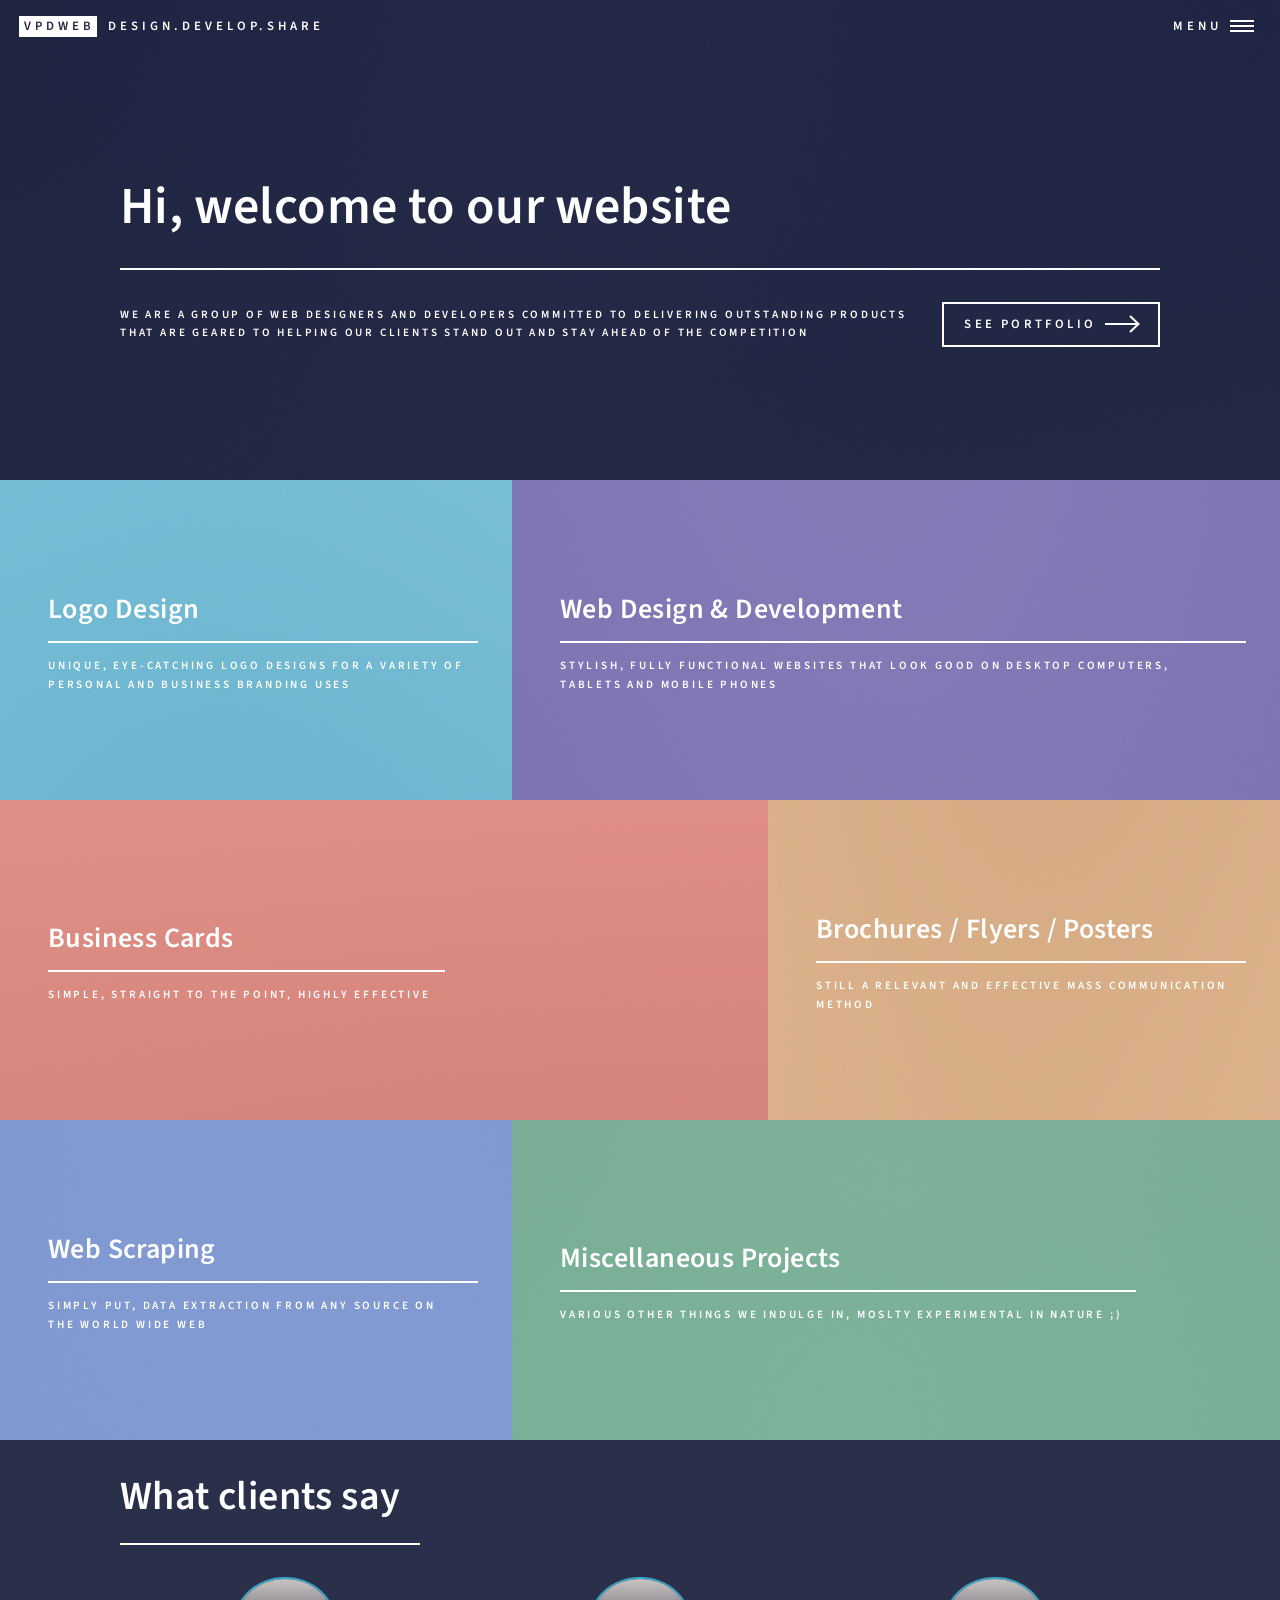
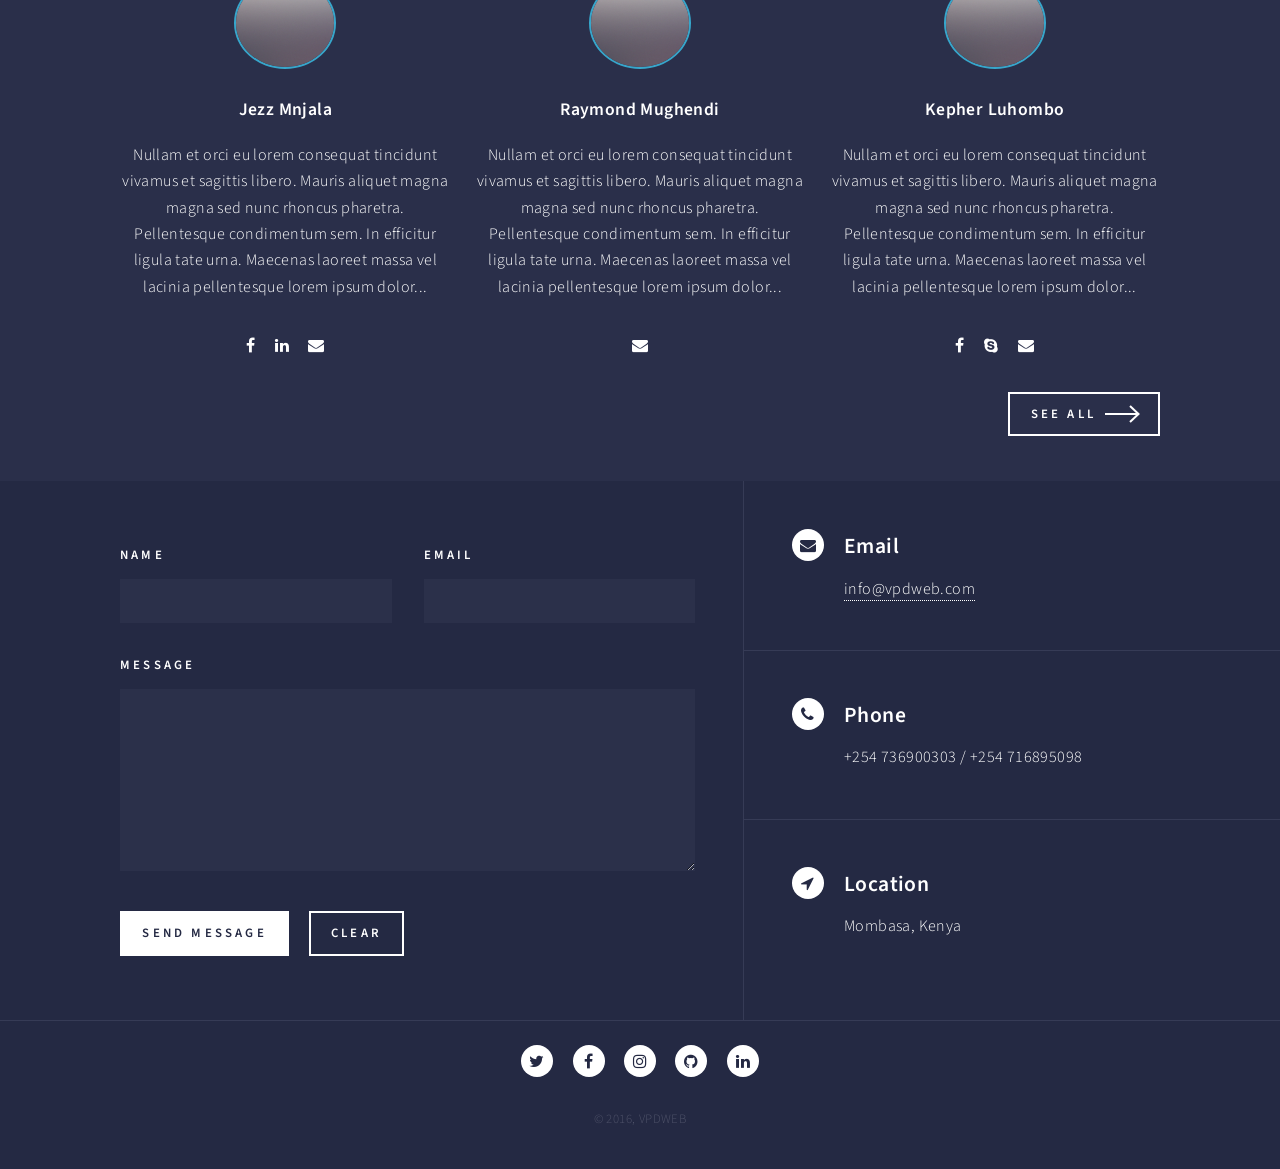
<file: index.html>
<!DOCTYPE HTML>
<html>
	<head>
		<title>VPDWEB - Design, Develop, Share</title>
		<meta charset="utf-8" />
		<meta name="viewport" content="width=device-width, initial-scale=1, user-scalable=no" />
		<!--[if lte IE 8]><script src="assets/js/ie/html5shiv.js"></script><![endif]-->
		<link rel="stylesheet" href="assets/css/main.css" />
		<!--[if lte IE 9]><link rel="stylesheet" href="assets/css/ie9.css" /><![endif]-->
		<!--[if lte IE 8]><link rel="stylesheet" href="assets/css/ie8.css" /><![endif]-->
	</head>
	<body>

		<!-- Wrapper -->
			<div id="wrapper">

				<!-- Header -->
					<header id="header" class="alt">
						<a href="index.html" class="logo"><strong>VPDWEB</strong>
							<span>Design.Develop.Share</span></a>
                        <!--<p>Design. Develop. Share</p>-->
						<nav>
							<a href="#menu">Menu</a>
						</nav>
					</header>

				<!-- Menu -->
					<nav id="menu">
						<ul class="links">
							<li><a href="index.html">Home</a></li>
                            <li><a href="about.html">About</a></li>
                            <li><a href="portfolio.html">Portfolio</a></li>
                            <li><a href="testimonials.html">Testimonials</a></li>
						</ul>
						<ul class="actions vertical">
							<li><a href="contact.html" class="button special fit">Contact</a></li>
							<!--<li><a href="#" class="button fit">Log In</a></li>-->
						</ul>
					</nav>

				<!-- Banner -->
					<section id="banner" class="major">
						<div class="inner">
							<header class="major">
								<h1>Hi, welcome to our website</h1>
							</header>
							<div class="content">
								<p>We are a group of web designers and developers
								committed to delivering outstanding products that are
                                geared to helping our clients stand out and stay ahead of the
                                competition</p>
								<ul class="actions">
									<li><a href="portfolio.html" class="button next scrolly">See portfolio</a></li>
								</ul>
							</div>
						</div>
					</section>

				<!-- Main -->
					<div id="main">

						<!-- One -->
							<section id="one" class="tiles">
								<article>
									<span class="image">
										<img src="images/pic01.jpg" alt="" />
									</span>
									<header class="major">
										<h3>
                                            <a href="portfolio/logo_design.html" class="link">
                                                Logo Design
                                            </a>
                                        </h3>
										<p>Unique, eye-catching logo designs for a variety of personal
                                        and business branding uses</p>
									</header>
								</article>
								<article>
									<span class="image">
										<img src="images/pic02.jpg" alt="" />
									</span>
									<header class="major">
										<h3>
                                            <a href="portfolio/web_design_dev.html" class="link">
                                                Web Design & Development
                                            </a>
                                        </h3>
										<p>Stylish, fully functional websites that look good on desktop computers,
                                            tablets and mobile phones</p>
									</header>
								</article>
								<article>
									<span class="image">
										<img src="images/pic03.jpg" alt="" />
									</span>
									<header class="major">
										<h3>
                                            <a href="portfolio/biz_card_design.html" class="link">
                                                Business Cards
                                            </a>
                                        </h3>
										<p>Simple, straight to the point, highly effective</p>
									</header>
								</article>
								<article>
									<span class="image">
										<img src="images/pic04.jpg" alt="" />
									</span>
									<header class="major">
										<h3>
                                            <a href="portfolio/flyer_poster_design.html" class="link">
                                                Brochures / Flyers / Posters
                                            </a>
                                        </h3>
										<p>Still a relevant and effective mass communication method</p>
									</header>
								</article>
								<article>
									<span class="image">
										<img src="images/pic05.jpg" alt="" />
									</span>
									<header class="major">
										<h3>
                                            <a href="portfolio/web_scraping.html" class="link">
                                                Web Scraping
                                            </a>
                                        </h3>
										<p>Simply put, data extraction from any source on the World Wide Web</p>
									</header>
								</article>
								<article>
									<span class="image">
										<img src="images/pic06.jpg" alt="" />
									</span>
									<header class="major">
										<h3>
                                            <a href="portfolio/misc_proj.html" class="link">
                                                Miscellaneous Projects
                                            </a>
                                        </h3>
										<p>Various other things we indulge in, moslty experimental in nature ;)</p>
									</header>
								</article>
							</section>

						<!-- Two -->
							<section id="two">
								<div class="inner">
                                    <header class="major">
                                        <h1>What clients say</h1>
                                    </header>
									<div class="row">
										<div class="4u 12u$(medium)">
											<div class="row 50% uniform">
												<div class="4u">
												</div>
												<div class="4u">
													<span class="image-rounded fit">
                                                        <img src="images/pic10.jpg" alt="" />
                                                    </span>
												</div>
												<div class="4u$">
												</div>
											</div>
                                            <br>
											<h4 class="align-center">Jezz Mnjala</h4>
											<p class="align-center">
												Nullam et orci eu lorem consequat tincidunt vivamus et sagittis libero.
												Mauris aliquet magna magna sed nunc rhoncus pharetra.
												Pellentesque condimentum sem. In efficitur ligula tate urna.
												Maecenas laoreet massa vel lacinia pellentesque lorem ipsum dolor...
											</p>
											<ul class="icons align-center">
												<li>
                                                    <a href="#" class="icon fa-facebook">
                                                    <span class="label">Facebook</span>
                                                    </a>
                                                </li>
												<li>
                                                    <a href="#" class="icon fa-linkedin">
                                                        <span class="label">LinkedIn</span>
                                                    </a>
                                                </li>
												<li>
                                                    <a href="#" class="icon fa-envelope">
                                                        <span class="label">Email</span>
                                                    </a>
                                                </li>
											</ul>
										</div>
										<div class="4u 12u$(medium)">
											<div class="row 50% uniform">
												<div class="4u">
												</div>
												<div class="4u">
													<span class="image-rounded fit">
                                                        <img src="images/pic10.jpg" alt="" />
                                                    </span>
												</div>
												<div class="4u$">
												</div>
											</div>
                                            <br>
											<h4 class="align-center">Raymond Mughendi</h4>
											<p class="align-center">
												Nullam et orci eu lorem consequat tincidunt vivamus et sagittis libero.
												Mauris aliquet magna magna sed nunc rhoncus pharetra.
												Pellentesque condimentum sem. In efficitur ligula tate urna.
												Maecenas laoreet massa vel lacinia pellentesque lorem ipsum dolor...
											</p>
											<ul class="icons align-center">
												<li>
                                                    <a href="#" class="icon fa-envelope">
                                                        <span class="label">Email</span>
                                                    </a>
                                                </li>
											</ul>
										</div>
										<div class="4u$ 12u$(medium)">
											<div class="row 50% uniform">
												<div class="4u">
												</div>
												<div class="4u">
													<span class="image-rounded fit">
                                                        <img src="images/pic10.jpg" alt="" />
                                                    </span>
												</div>
												<div class="4u$">
												</div>
											</div>
                                            <br>
											<h4 class="align-center">Kepher Luhombo</h4>
											<p class="align-center">
												Nullam et orci eu lorem consequat tincidunt vivamus et sagittis libero.
												Mauris aliquet magna magna sed nunc rhoncus pharetra.
												Pellentesque condimentum sem. In efficitur ligula tate urna.
												Maecenas laoreet massa vel lacinia pellentesque lorem ipsum dolor...
											</p>
											<ul class="icons align-center">
												<li>
                                                    <a href="#" class="icon fa-facebook">
                                                        <span class="label">Facebook</span>
                                                    </a>
                                                </li>
                                                <li>
                                                    <a href="#" class="icon fa-skype">
                                                        <span class="label">Skype</span>
                                                    </a>
                                                </li>
												<li>
                                                    <a href="#" class="icon fa-envelope">
                                                        <span class="label">Email</span>
                                                    </a>
                                                </li>
											</ul>
										</div>
									</div>
									<ul class="actions align-right">
										<li><a href="testimonials.html" class="button next">See all</a></li>
									</ul>
								</div>
							</section>

					</div>


				<!-- Contact -->
					<section id="contact">
						<div class="inner">
							<section>
								<form method="post" action="#">
									<div class="field half first">
										<label for="name">Name</label>
										<input type="text" name="name" id="name" />
									</div>
									<div class="field half">
										<label for="email">Email</label>
										<input type="text" name="email" id="email" />
									</div>
									<div class="field">
										<label for="message">Message</label>
										<textarea name="message" id="message" rows="6"></textarea>
									</div>
									<ul class="actions">
										<li><input type="submit" value="Send Message" class="special" /></li>
										<li><input type="reset" value="Clear" /></li>
									</ul>
								</form>
							</section>
							<section class="split">
								<section>
									<div class="contact-method">
										<span class="icon alt fa-envelope"></span>
										<h3>Email</h3>
										<a href="#">info@vpdweb.com</a>
									</div>
								</section>
								<section>
									<div class="contact-method">
										<span class="icon alt fa-phone"></span>
										<h3>Phone</h3>
										<span>+254 736900303</span> / <span>+254 716895098</span>
									</div>
								</section>
								<section>
									<div class="contact-method">
										<span class="icon alt fa-location-arrow"></span>
										<h3>Location</h3>
										<span>Mombasa, Kenya</span>
									</div>
								</section>
							</section>
						</div>
					</section>

				<!-- Footer -->
					<footer id="footer">
						<div class="inner">
							<ul class="icons align-center">
								<li>
                                    <a href="#" class="icon alt fa-twitter">
                                        <span class="label">Twitter</span>
                                    </a>
                                </li>
								<li>
                                    <a href="#" class="icon alt fa-facebook">
                                        <span class="label">Facebook</span>
                                    </a>
                                </li>
								<li>
                                    <a href="#" class="icon alt fa-instagram">
                                        <span class="label">Instagram</span>
                                    </a>
                                </li>
								<li>
                                    <a href="#" class="icon alt fa-github">
                                        <span class="label">GitHub</span>
                                    </a>
                                </li>
								<li>
                                    <a href="#" class="icon alt fa-linkedin">
                                        <span class="label">LinkedIn</span>
                                    </a>
                                </li>
							</ul>
							<ul class="copyright align-center">
								<li>&copy; 2016, VPDWEB</li>
							</ul>
						</div>
					</footer>
			</div>

		<!-- Scripts -->
			<script src="assets/js/jquery.min.js"></script>
			<script src="assets/js/jquery.scrolly.min.js"></script>
			<script src="assets/js/jquery.scrollex.min.js"></script>
			<script src="assets/js/skel.min.js"></script>
			<script src="assets/js/util.js"></script>
            <script src="assets/js/isotope.pkgd.min.js"></script>
            <script src="assets/js/velocity.min.js"></script>
			<!--[if lte IE 8]><script src="assets/js/ie/respond.min.js"></script><![endif]-->
            <script src="assets/js/portfolio.js"></script>
			<script src="assets/js/main.js"></script>
	</body>
</html>
</file>
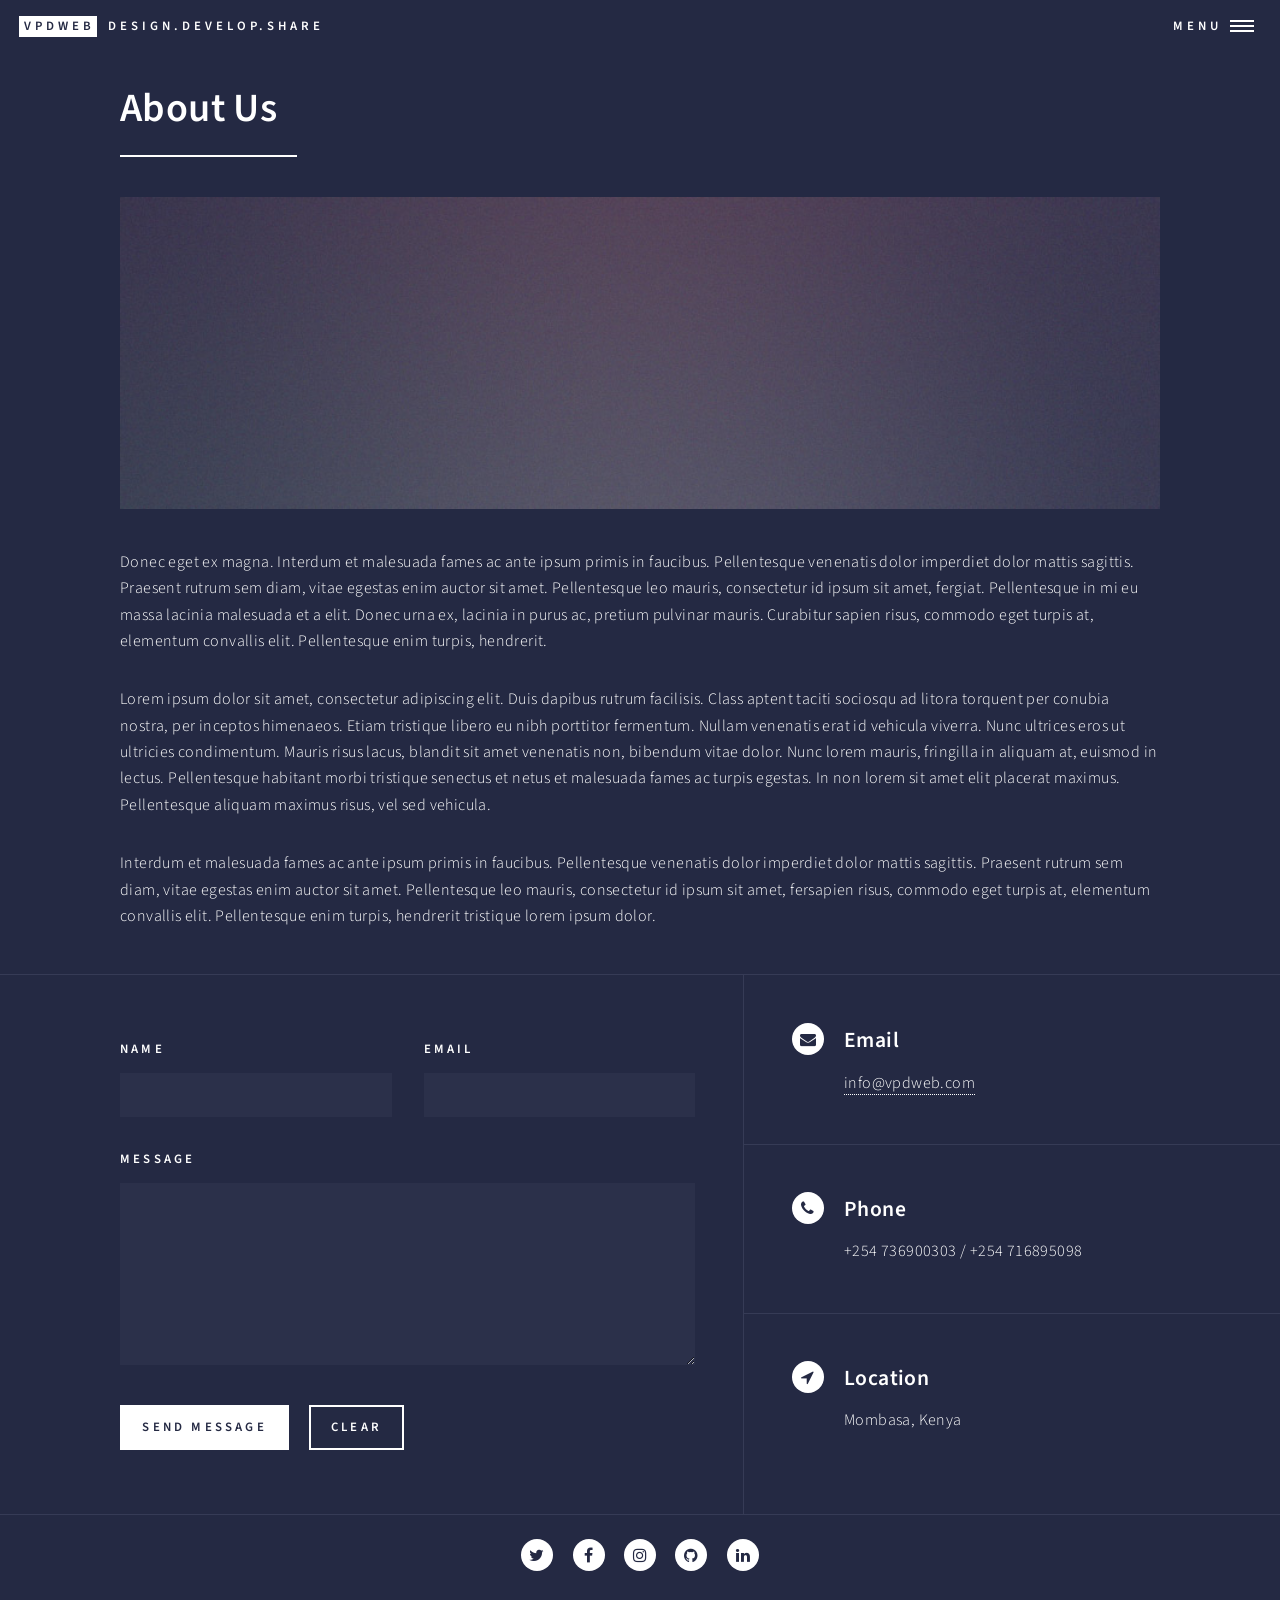
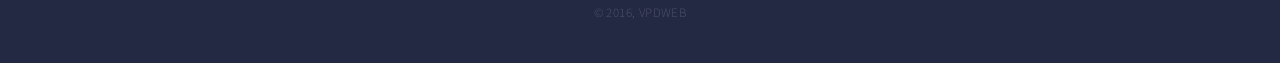
<file: about.html>
<!DOCTYPE HTML>
<html>
	<head>
<title>About | VPDWEB - Design, Develop, Share</title>
		<meta charset="utf-8" />
		<meta name="viewport" content="width=device-width, initial-scale=1, user-scalable=no" />
		<!--[if lte IE 8]><script src="assets/js/ie/html5shiv.js"></script><![endif]-->
		<link rel="stylesheet" href="assets/css/main.css" />
		<!--[if lte IE 9]><link rel="stylesheet" href="assets/css/ie9.css" /><![endif]-->
		<!--[if lte IE 8]><link rel="stylesheet" href="assets/css/ie8.css" /><![endif]-->
	</head>
	<body>

		<!-- Wrapper -->
			<div id="wrapper">

				<!-- Header -->
					<header id="header" class="alt">
						<a href="index.html" class="logo"><strong>VPDWEB</strong>
							<span>Design.Develop.Share</span></a>
                        <!--<p>Design. Develop. Share</p>-->
						<nav>
							<a href="#menu">Menu</a>
						</nav>
					</header>

				<!-- Menu -->
					<nav id="menu">
						<ul class="links">
							<li><a href="index.html">Home</a></li>
                            <li><a href="about.html">About</a></li>
                            <li><a href="portfolio.html">Portfolio</a></li>
                            <li><a href="testimonials.html">Testimonials</a></li>
						</ul>
						<ul class="actions vertical">
							<li><a href="contact.html" class="button special fit">Contact</a></li>
							<!--<li><a href="#" class="button fit">Log In</a></li>-->
						</ul>
					</nav>

<!-- Main -->
<div id="main" class="alt">

						<!-- One -->
							<section id="one">
								<div class="inner">
									<header class="major">
										<h1>About Us</h1>
									</header>
									<span class="image main"><img src="images/pic11.jpg" alt="" /></span>
									<p>
										Donec eget ex magna. Interdum et malesuada fames ac ante ipsum primis in
										faucibus. Pellentesque venenatis dolor imperdiet dolor mattis sagittis.
										Praesent rutrum sem diam, vitae egestas enim auctor sit amet. Pellentesque
										leo mauris, consectetur id ipsum sit amet, fergiat. Pellentesque in mi eu massa
										lacinia malesuada et a elit. Donec urna ex, lacinia in purus ac, pretium
										pulvinar mauris. Curabitur sapien risus, commodo eget turpis at, elementum
										convallis elit. Pellentesque enim turpis, hendrerit.</p>
									<p>
										Lorem ipsum dolor sit amet, consectetur adipiscing elit. Duis dapibus rutrum
										facilisis. Class aptent taciti sociosqu ad litora torquent per conubia nostra,
										per inceptos himenaeos. Etiam tristique libero eu nibh porttitor fermentum.
										Nullam venenatis erat id vehicula viverra. Nunc ultrices eros ut ultricies
										condimentum. Mauris risus lacus, blandit sit amet venenatis non, bibendum vitae
										dolor. Nunc lorem mauris, fringilla in aliquam at, euismod in lectus.
										Pellentesque habitant morbi tristique senectus et netus et malesuada fames ac
										turpis egestas. In non lorem sit amet elit placerat maximus. Pellentesque
										aliquam maximus risus, vel sed vehicula.
									</p>
									<p>
										Interdum et malesuada fames ac ante ipsum primis in faucibus.
										Pellentesque venenatis dolor imperdiet dolor mattis sagittis.
										Praesent rutrum sem diam, vitae egestas enim auctor sit amet. Pellentesque
										leo mauris, consectetur id ipsum sit amet, fersapien risus, commodo eget turpis
										at, elementum convallis elit. Pellentesque enim turpis, hendrerit tristique
										lorem ipsum dolor.
									</p>
								</div>
							</section>

					</div>

				<!-- Contact -->
					<section id="contact">
						<div class="inner">
							<section>
								<form method="post" action="#">
									<div class="field half first">
										<label for="name">Name</label>
										<input type="text" name="name" id="name" />
									</div>
									<div class="field half">
										<label for="email">Email</label>
										<input type="text" name="email" id="email" />
									</div>
									<div class="field">
										<label for="message">Message</label>
										<textarea name="message" id="message" rows="6"></textarea>
									</div>
									<ul class="actions">
										<li><input type="submit" value="Send Message" class="special" /></li>
										<li><input type="reset" value="Clear" /></li>
									</ul>
								</form>
							</section>
							<section class="split">
								<section>
									<div class="contact-method">
										<span class="icon alt fa-envelope"></span>
										<h3>Email</h3>
										<a href="#">info@vpdweb.com</a>
									</div>
								</section>
								<section>
									<div class="contact-method">
										<span class="icon alt fa-phone"></span>
										<h3>Phone</h3>
										<span>+254 736900303</span> / <span>+254 716895098</span>
									</div>
								</section>
								<section>
									<div class="contact-method">
										<span class="icon alt fa-location-arrow"></span>
										<h3>Location</h3>
										<span>Mombasa, Kenya</span>
									</div>
								</section>
							</section>
						</div>
					</section>

				<!-- Footer -->
					<footer id="footer">
						<div class="inner">
							<ul class="icons align-center">
								<li>
                                    <a href="#" class="icon alt fa-twitter">
                                        <span class="label">Twitter</span>
                                    </a>
                                </li>
								<li>
                                    <a href="#" class="icon alt fa-facebook">
                                        <span class="label">Facebook</span>
                                    </a>
                                </li>
								<li>
                                    <a href="#" class="icon alt fa-instagram">
                                        <span class="label">Instagram</span>
                                    </a>
                                </li>
								<li>
                                    <a href="#" class="icon alt fa-github">
                                        <span class="label">GitHub</span>
                                    </a>
                                </li>
								<li>
                                    <a href="#" class="icon alt fa-linkedin">
                                        <span class="label">LinkedIn</span>
                                    </a>
                                </li>
							</ul>
							<ul class="copyright align-center">
								<li>&copy; 2016, VPDWEB</li>
							</ul>
						</div>
					</footer>
			</div>

		<!-- Scripts -->
			<script src="assets/js/jquery.min.js"></script>
			<script src="assets/js/jquery.scrolly.min.js"></script>
			<script src="assets/js/jquery.scrollex.min.js"></script>
			<script src="assets/js/skel.min.js"></script>
			<script src="assets/js/util.js"></script>
            <script src="assets/js/isotope.pkgd.min.js"></script>
            <script src="assets/js/velocity.min.js"></script>
			<!--[if lte IE 8]><script src="assets/js/ie/respond.min.js"></script><![endif]-->
            <script src="assets/js/portfolio.js"></script>
			<script src="assets/js/main.js"></script>
	</body>
</html>
</file>
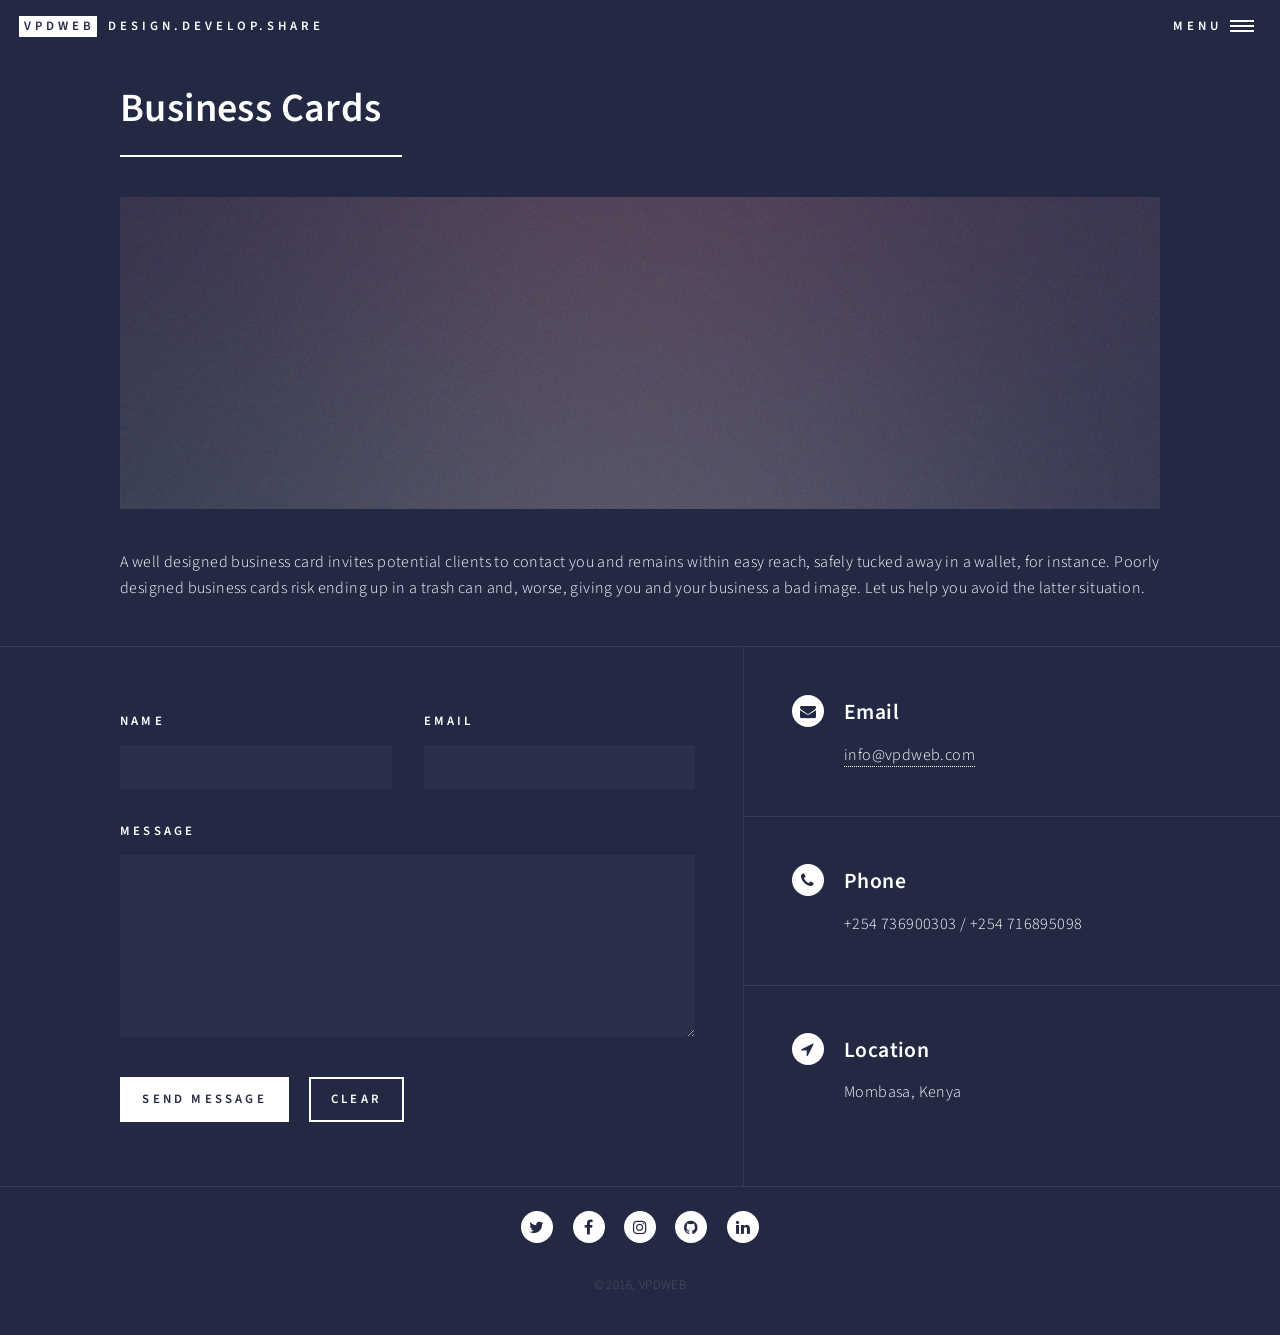
<file: biz_card_design.html>
<!DOCTYPE HTML>
<html>
	<head>
<title>Business Cards | VPDWEB - Design, Develop, Share</title>
		<meta charset="utf-8" />
		<meta name="viewport" content="width=device-width, initial-scale=1, user-scalable=no" />
		<!--[if lte IE 8]><script src="assets/js/ie/html5shiv.js"></script><![endif]-->
		<link rel="stylesheet" href="assets/css/main.css" />
		<!--[if lte IE 9]><link rel="stylesheet" href="assets/css/ie9.css" /><![endif]-->
		<!--[if lte IE 8]><link rel="stylesheet" href="assets/css/ie8.css" /><![endif]-->
	</head>
	<body>

		<!-- Wrapper -->
			<div id="wrapper">

				<!-- Header -->
					<header id="header" class="alt">
						<a href="index.html" class="logo"><strong>VPDWEB</strong>
							<span>Design.Develop.Share</span></a>
                        <!--<p>Design. Develop. Share</p>-->
						<nav>
							<a href="#menu">Menu</a>
						</nav>
					</header>

				<!-- Menu -->
					<nav id="menu">
						<ul class="links">
							<li><a href="index.html">Home</a></li>
                            <li><a href="about.html">About</a></li>
                            <li><a href="portfolio.html">Portfolio</a></li>
                            <li><a href="testimonials.html">Testimonials</a></li>
						</ul>
						<ul class="actions vertical">
							<li><a href="contact.html" class="button special fit">Contact</a></li>
							<!--<li><a href="#" class="button fit">Log In</a></li>-->
						</ul>
					</nav>

<!-- Main -->
<div id="main" class="alt">

    <!-- One -->
    <section id="one">
        <div class="inner">
            <header class="major">
                <h1>Business Cards</h1>
            </header>
            <span class="image main"><img src="images/pic11.jpg" alt="" /></span>
            <p>
                A well designed business card invites potential clients to contact
                you and remains within easy reach, safely tucked away in a wallet,
                for instance. Poorly designed business cards risk ending up in a
                trash can and, worse, giving you and your business a bad image. Let us
                help you avoid the latter situation.
            </p>
        </div>
    </section>

</div>

				<!-- Contact -->
					<section id="contact">
						<div class="inner">
							<section>
								<form method="post" action="#">
									<div class="field half first">
										<label for="name">Name</label>
										<input type="text" name="name" id="name" />
									</div>
									<div class="field half">
										<label for="email">Email</label>
										<input type="text" name="email" id="email" />
									</div>
									<div class="field">
										<label for="message">Message</label>
										<textarea name="message" id="message" rows="6"></textarea>
									</div>
									<ul class="actions">
										<li><input type="submit" value="Send Message" class="special" /></li>
										<li><input type="reset" value="Clear" /></li>
									</ul>
								</form>
							</section>
							<section class="split">
								<section>
									<div class="contact-method">
										<span class="icon alt fa-envelope"></span>
										<h3>Email</h3>
										<a href="#">info@vpdweb.com</a>
									</div>
								</section>
								<section>
									<div class="contact-method">
										<span class="icon alt fa-phone"></span>
										<h3>Phone</h3>
										<span>+254 736900303</span> / <span>+254 716895098</span>
									</div>
								</section>
								<section>
									<div class="contact-method">
										<span class="icon alt fa-location-arrow"></span>
										<h3>Location</h3>
										<span>Mombasa, Kenya</span>
									</div>
								</section>
							</section>
						</div>
					</section>

				<!-- Footer -->
					<footer id="footer">
						<div class="inner">
							<ul class="icons align-center">
								<li>
                                    <a href="#" class="icon alt fa-twitter">
                                        <span class="label">Twitter</span>
                                    </a>
                                </li>
								<li>
                                    <a href="#" class="icon alt fa-facebook">
                                        <span class="label">Facebook</span>
                                    </a>
                                </li>
								<li>
                                    <a href="#" class="icon alt fa-instagram">
                                        <span class="label">Instagram</span>
                                    </a>
                                </li>
								<li>
                                    <a href="#" class="icon alt fa-github">
                                        <span class="label">GitHub</span>
                                    </a>
                                </li>
								<li>
                                    <a href="#" class="icon alt fa-linkedin">
                                        <span class="label">LinkedIn</span>
                                    </a>
                                </li>
							</ul>
							<ul class="copyright align-center">
								<li>&copy; 2016, VPDWEB</li>
							</ul>
						</div>
					</footer>
			</div>

		<!-- Scripts -->
			<script src="assets/js/jquery.min.js"></script>
			<script src="assets/js/jquery.scrolly.min.js"></script>
			<script src="assets/js/jquery.scrollex.min.js"></script>
			<script src="assets/js/skel.min.js"></script>
			<script src="assets/js/util.js"></script>
            <script src="assets/js/isotope.pkgd.min.js"></script>
            <script src="assets/js/velocity.min.js"></script>
			<!--[if lte IE 8]><script src="assets/js/ie/respond.min.js"></script><![endif]-->
            <script src="assets/js/portfolio.js"></script>
			<script src="assets/js/main.js"></script>
	</body>
</html>
</file>
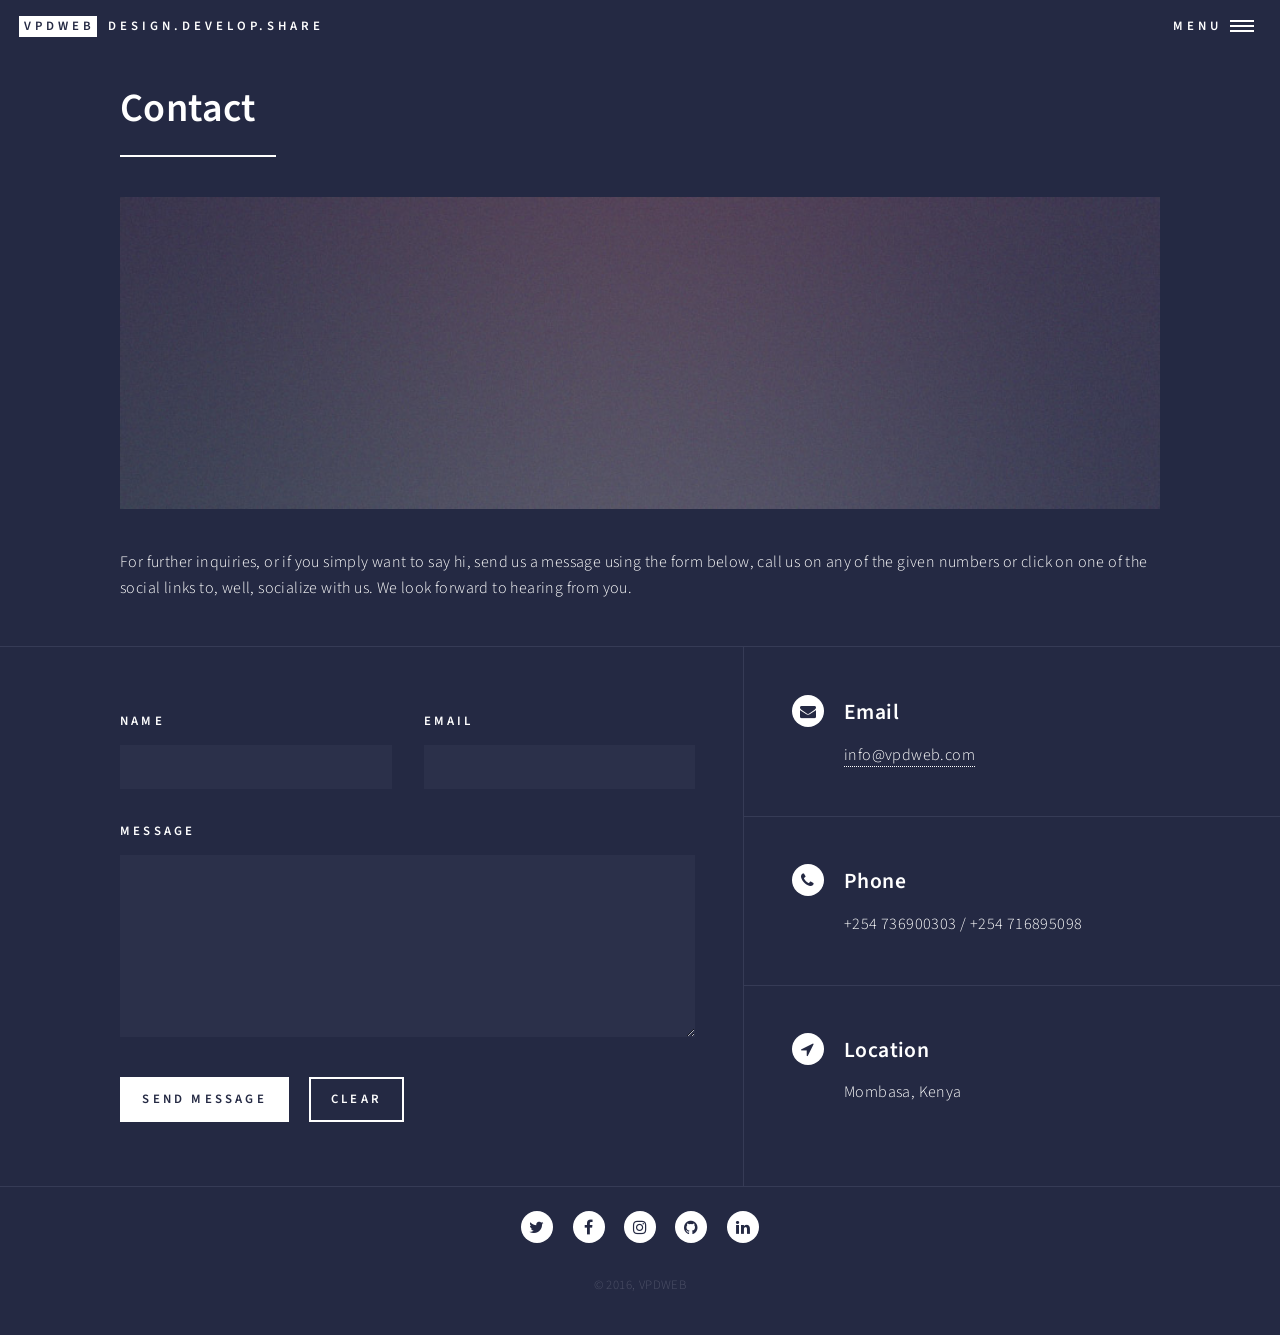
<file: contact.html>
<!DOCTYPE HTML>
<html>
	<head>
<title>Contact | VPDWEB - Design, Develop, Share</title>
		<meta charset="utf-8" />
		<meta name="viewport" content="width=device-width, initial-scale=1, user-scalable=no" />
		<!--[if lte IE 8]><script src="assets/js/ie/html5shiv.js"></script><![endif]-->
		<link rel="stylesheet" href="assets/css/main.css" />
		<!--[if lte IE 9]><link rel="stylesheet" href="assets/css/ie9.css" /><![endif]-->
		<!--[if lte IE 8]><link rel="stylesheet" href="assets/css/ie8.css" /><![endif]-->
	</head>
	<body>

		<!-- Wrapper -->
			<div id="wrapper">

				<!-- Header -->
					<header id="header" class="alt">
						<a href="index.html" class="logo"><strong>VPDWEB</strong>
							<span>Design.Develop.Share</span></a>
                        <!--<p>Design. Develop. Share</p>-->
						<nav>
							<a href="#menu">Menu</a>
						</nav>
					</header>

				<!-- Menu -->
					<nav id="menu">
						<ul class="links">
							<li><a href="index.html">Home</a></li>
                            <li><a href="about.html">About</a></li>
                            <li><a href="portfolio.html">Portfolio</a></li>
                            <li><a href="testimonials.html">Testimonials</a></li>
						</ul>
						<ul class="actions vertical">
							<li><a href="contact.html" class="button special fit">Contact</a></li>
							<!--<li><a href="#" class="button fit">Log In</a></li>-->
						</ul>
					</nav>

<!-- Main -->
<div id="main" class="alt">

						<!-- One -->
							<section id="one">
								<div class="inner">
									<header class="major">
										<h1>Contact</h1>
									</header>
									<span class="image main"><img src="images/pic11.jpg" alt="" /></span>
									<p>For further inquiries, or if you simply want to say hi, send us a message
                                    using the form below, call us on any of the given numbers or click on
                                    one of the social links to, well, socialize with us. We look forward to hearing
                                    from you.</p>
								</div>
							</section>

					</div>

				<!-- Contact -->
					<section id="contact">
						<div class="inner">
							<section>
								<form method="post" action="#">
									<div class="field half first">
										<label for="name">Name</label>
										<input type="text" name="name" id="name" />
									</div>
									<div class="field half">
										<label for="email">Email</label>
										<input type="text" name="email" id="email" />
									</div>
									<div class="field">
										<label for="message">Message</label>
										<textarea name="message" id="message" rows="6"></textarea>
									</div>
									<ul class="actions">
										<li><input type="submit" value="Send Message" class="special" /></li>
										<li><input type="reset" value="Clear" /></li>
									</ul>
								</form>
							</section>
							<section class="split">
								<section>
									<div class="contact-method">
										<span class="icon alt fa-envelope"></span>
										<h3>Email</h3>
										<a href="#">info@vpdweb.com</a>
									</div>
								</section>
								<section>
									<div class="contact-method">
										<span class="icon alt fa-phone"></span>
										<h3>Phone</h3>
										<span>+254 736900303</span> / <span>+254 716895098</span>
									</div>
								</section>
								<section>
									<div class="contact-method">
										<span class="icon alt fa-location-arrow"></span>
										<h3>Location</h3>
										<span>Mombasa, Kenya</span>
									</div>
								</section>
							</section>
						</div>
					</section>

				<!-- Footer -->
					<footer id="footer">
						<div class="inner">
							<ul class="icons align-center">
								<li>
                                    <a href="#" class="icon alt fa-twitter">
                                        <span class="label">Twitter</span>
                                    </a>
                                </li>
								<li>
                                    <a href="#" class="icon alt fa-facebook">
                                        <span class="label">Facebook</span>
                                    </a>
                                </li>
								<li>
                                    <a href="#" class="icon alt fa-instagram">
                                        <span class="label">Instagram</span>
                                    </a>
                                </li>
								<li>
                                    <a href="#" class="icon alt fa-github">
                                        <span class="label">GitHub</span>
                                    </a>
                                </li>
								<li>
                                    <a href="#" class="icon alt fa-linkedin">
                                        <span class="label">LinkedIn</span>
                                    </a>
                                </li>
							</ul>
							<ul class="copyright align-center">
								<li>&copy; 2016, VPDWEB</li>
							</ul>
						</div>
					</footer>
			</div>

		<!-- Scripts -->
			<script src="assets/js/jquery.min.js"></script>
			<script src="assets/js/jquery.scrolly.min.js"></script>
			<script src="assets/js/jquery.scrollex.min.js"></script>
			<script src="assets/js/skel.min.js"></script>
			<script src="assets/js/util.js"></script>
            <script src="assets/js/isotope.pkgd.min.js"></script>
            <script src="assets/js/velocity.min.js"></script>
			<!--[if lte IE 8]><script src="assets/js/ie/respond.min.js"></script><![endif]-->
            <script src="assets/js/portfolio.js"></script>
			<script src="assets/js/main.js"></script>
	</body>
</html>
</file>
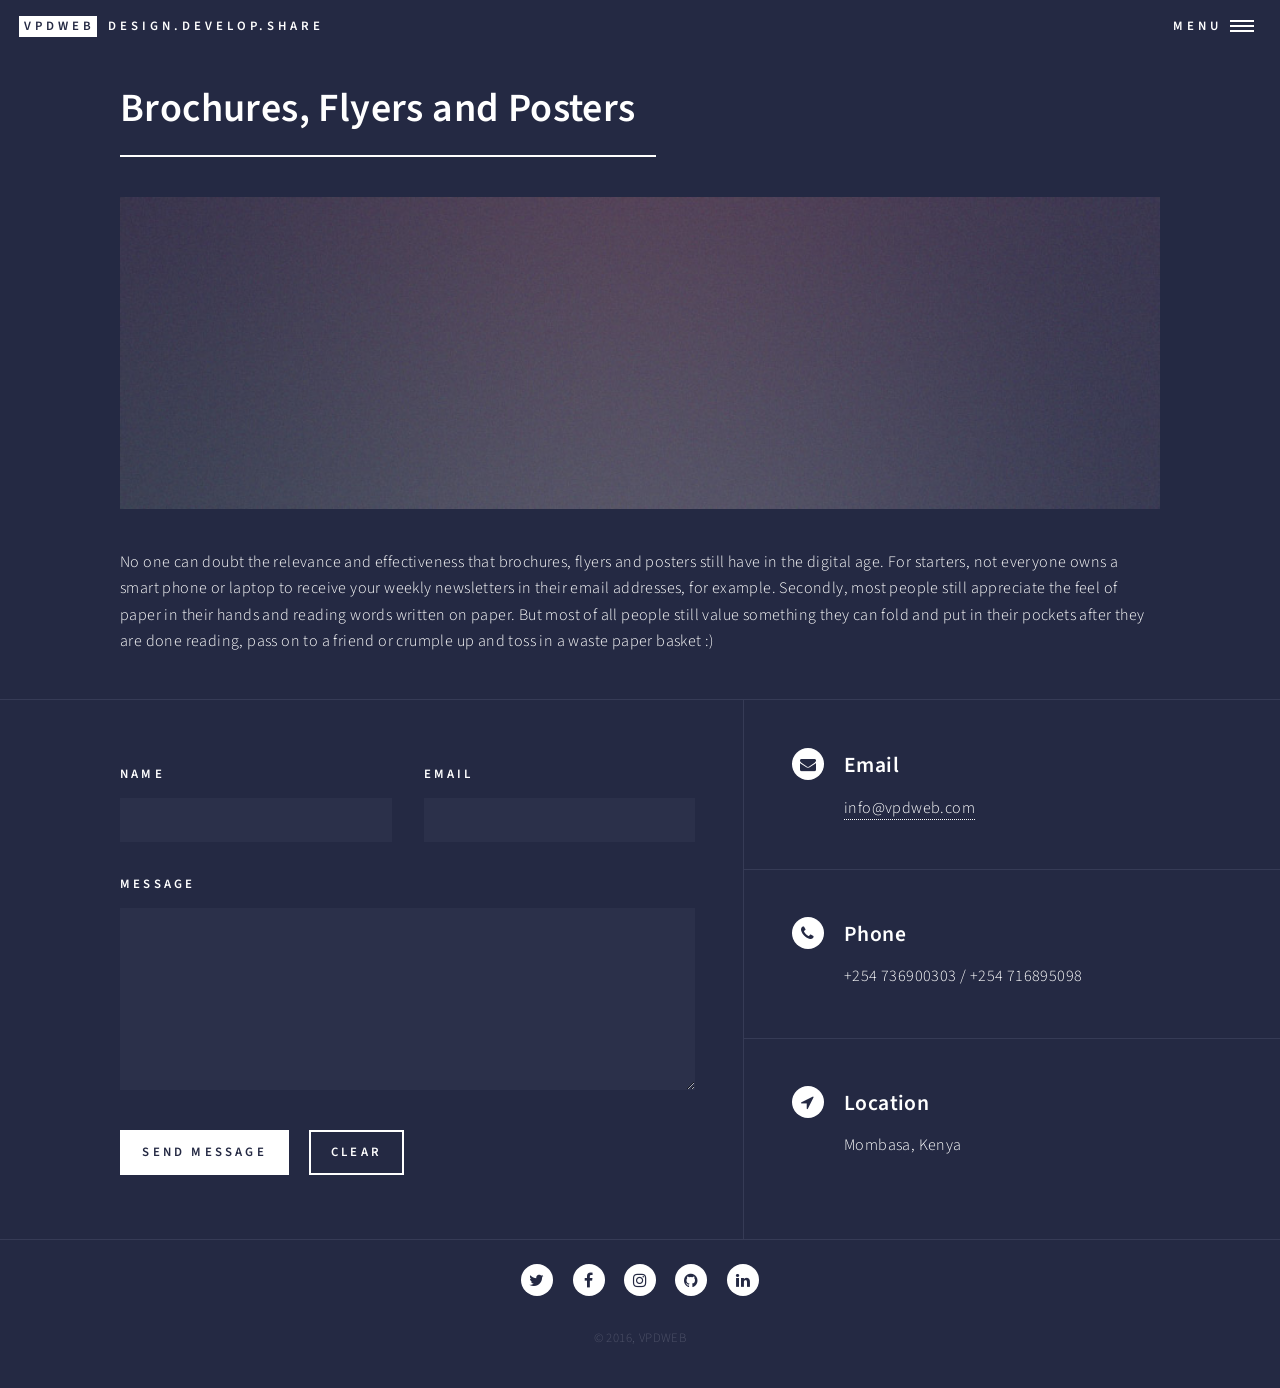
<file: flyer_poster_design.html>
<!DOCTYPE HTML>
<html>
	<head>
<title>Brochures, Flyers and Posters | VPDWEB - Design, Develop, Share</title>
		<meta charset="utf-8" />
		<meta name="viewport" content="width=device-width, initial-scale=1, user-scalable=no" />
		<!--[if lte IE 8]><script src="assets/js/ie/html5shiv.js"></script><![endif]-->
		<link rel="stylesheet" href="assets/css/main.css" />
		<!--[if lte IE 9]><link rel="stylesheet" href="assets/css/ie9.css" /><![endif]-->
		<!--[if lte IE 8]><link rel="stylesheet" href="assets/css/ie8.css" /><![endif]-->
	</head>
	<body>

		<!-- Wrapper -->
			<div id="wrapper">

				<!-- Header -->
					<header id="header" class="alt">
						<a href="index.html" class="logo"><strong>VPDWEB</strong>
							<span>Design.Develop.Share</span></a>
                        <!--<p>Design. Develop. Share</p>-->
						<nav>
							<a href="#menu">Menu</a>
						</nav>
					</header>

				<!-- Menu -->
					<nav id="menu">
						<ul class="links">
							<li><a href="index.html">Home</a></li>
                            <li><a href="about.html">About</a></li>
                            <li><a href="portfolio.html">Portfolio</a></li>
                            <li><a href="testimonials.html">Testimonials</a></li>
						</ul>
						<ul class="actions vertical">
							<li><a href="contact.html" class="button special fit">Contact</a></li>
							<!--<li><a href="#" class="button fit">Log In</a></li>-->
						</ul>
					</nav>

<!-- Main -->
<div id="main" class="alt">

    <!-- One -->
    <section id="one">
        <div class="inner">
            <header class="major">
                <h1>Brochures, Flyers and Posters</h1>
            </header>
            <span class="image main"><img src="images/pic11.jpg" alt="" /></span>
            <p>
                No one can doubt the relevance and effectiveness that brochures,
                flyers and posters still have in the digital age. For starters, not
                everyone owns a smart phone or laptop to receive your weekly
                newsletters in their email addresses, for example. Secondly, most
                people still appreciate the feel of paper in their hands and reading
                words written on paper. But most of all people still value something
                they can fold and put in their pockets after they are done reading, pass
                on to a friend or crumple up and toss in a waste paper basket :)
            </p>
        </div>
    </section>

</div>

				<!-- Contact -->
					<section id="contact">
						<div class="inner">
							<section>
								<form method="post" action="#">
									<div class="field half first">
										<label for="name">Name</label>
										<input type="text" name="name" id="name" />
									</div>
									<div class="field half">
										<label for="email">Email</label>
										<input type="text" name="email" id="email" />
									</div>
									<div class="field">
										<label for="message">Message</label>
										<textarea name="message" id="message" rows="6"></textarea>
									</div>
									<ul class="actions">
										<li><input type="submit" value="Send Message" class="special" /></li>
										<li><input type="reset" value="Clear" /></li>
									</ul>
								</form>
							</section>
							<section class="split">
								<section>
									<div class="contact-method">
										<span class="icon alt fa-envelope"></span>
										<h3>Email</h3>
										<a href="#">info@vpdweb.com</a>
									</div>
								</section>
								<section>
									<div class="contact-method">
										<span class="icon alt fa-phone"></span>
										<h3>Phone</h3>
										<span>+254 736900303</span> / <span>+254 716895098</span>
									</div>
								</section>
								<section>
									<div class="contact-method">
										<span class="icon alt fa-location-arrow"></span>
										<h3>Location</h3>
										<span>Mombasa, Kenya</span>
									</div>
								</section>
							</section>
						</div>
					</section>

				<!-- Footer -->
					<footer id="footer">
						<div class="inner">
							<ul class="icons align-center">
								<li>
                                    <a href="#" class="icon alt fa-twitter">
                                        <span class="label">Twitter</span>
                                    </a>
                                </li>
								<li>
                                    <a href="#" class="icon alt fa-facebook">
                                        <span class="label">Facebook</span>
                                    </a>
                                </li>
								<li>
                                    <a href="#" class="icon alt fa-instagram">
                                        <span class="label">Instagram</span>
                                    </a>
                                </li>
								<li>
                                    <a href="#" class="icon alt fa-github">
                                        <span class="label">GitHub</span>
                                    </a>
                                </li>
								<li>
                                    <a href="#" class="icon alt fa-linkedin">
                                        <span class="label">LinkedIn</span>
                                    </a>
                                </li>
							</ul>
							<ul class="copyright align-center">
								<li>&copy; 2016, VPDWEB</li>
							</ul>
						</div>
					</footer>
			</div>

		<!-- Scripts -->
			<script src="assets/js/jquery.min.js"></script>
			<script src="assets/js/jquery.scrolly.min.js"></script>
			<script src="assets/js/jquery.scrollex.min.js"></script>
			<script src="assets/js/skel.min.js"></script>
			<script src="assets/js/util.js"></script>
            <script src="assets/js/isotope.pkgd.min.js"></script>
            <script src="assets/js/velocity.min.js"></script>
			<!--[if lte IE 8]><script src="assets/js/ie/respond.min.js"></script><![endif]-->
            <script src="assets/js/portfolio.js"></script>
			<script src="assets/js/main.js"></script>
	</body>
</html>
</file>
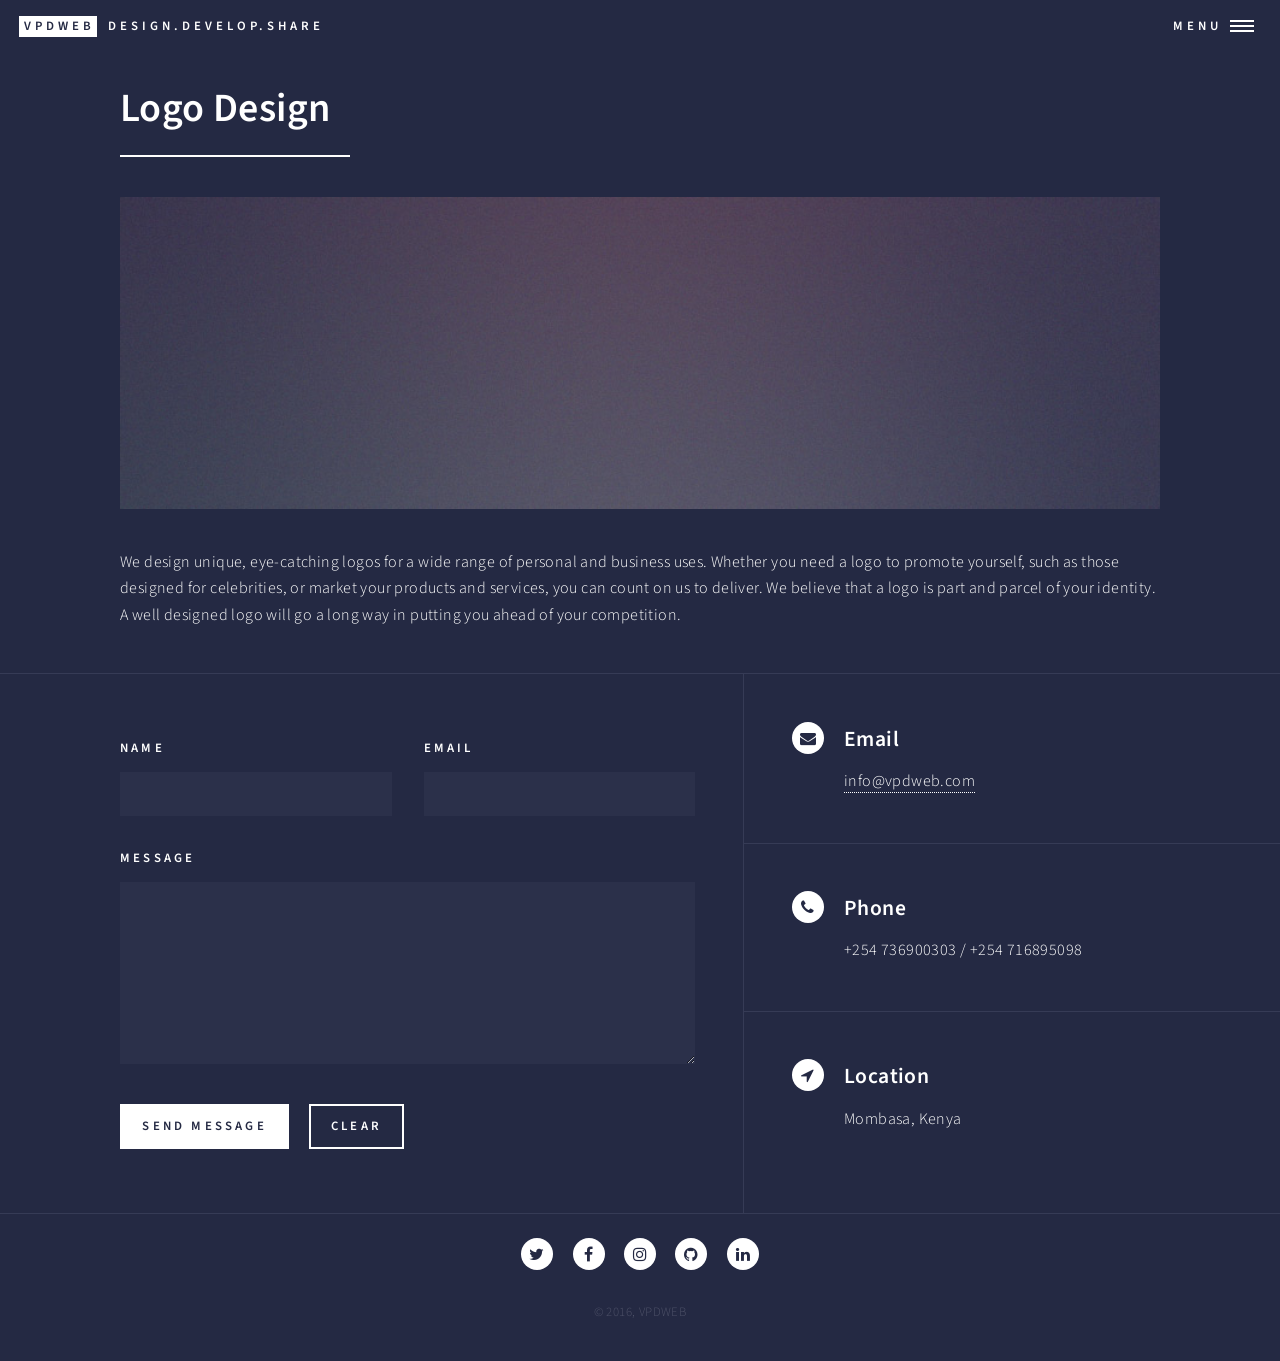
<file: logo_design.html>
<!DOCTYPE HTML>
<html>
	<head>
<title>Logo Design | VPDWEB - Design, Develop, Share</title>
		<meta charset="utf-8" />
		<meta name="viewport" content="width=device-width, initial-scale=1, user-scalable=no" />
		<!--[if lte IE 8]><script src="assets/js/ie/html5shiv.js"></script><![endif]-->
		<link rel="stylesheet" href="assets/css/main.css" />
		<!--[if lte IE 9]><link rel="stylesheet" href="assets/css/ie9.css" /><![endif]-->
		<!--[if lte IE 8]><link rel="stylesheet" href="assets/css/ie8.css" /><![endif]-->
	</head>
	<body>

		<!-- Wrapper -->
			<div id="wrapper">

				<!-- Header -->
					<header id="header" class="alt">
						<a href="index.html" class="logo"><strong>VPDWEB</strong>
							<span>Design.Develop.Share</span></a>
                        <!--<p>Design. Develop. Share</p>-->
						<nav>
							<a href="#menu">Menu</a>
						</nav>
					</header>

				<!-- Menu -->
					<nav id="menu">
						<ul class="links">
							<li><a href="index.html">Home</a></li>
                            <li><a href="about.html">About</a></li>
                            <li><a href="portfolio.html">Portfolio</a></li>
                            <li><a href="testimonials.html">Testimonials</a></li>
						</ul>
						<ul class="actions vertical">
							<li><a href="contact.html" class="button special fit">Contact</a></li>
							<!--<li><a href="#" class="button fit">Log In</a></li>-->
						</ul>
					</nav>

<!-- Main -->
<div id="main" class="alt">

    <!-- One -->
    <section id="one">
        <div class="inner">
            <header class="major">
                <h1>Logo Design</h1>
            </header>
            <span class="image main"><img src="images/pic11.jpg" alt="" /></span>
            <p>
                We design unique, eye-catching logos for a wide range of personal
                and business uses. Whether you need a logo to promote yourself, such
                as those designed for celebrities, or market your products and
                services, you can count on us to deliver. We believe that a logo is
                part and parcel of your identity. A well designed logo will go a
                long way in putting you ahead of your competition.
            </p>
        </div>
    </section>

</div>

				<!-- Contact -->
					<section id="contact">
						<div class="inner">
							<section>
								<form method="post" action="#">
									<div class="field half first">
										<label for="name">Name</label>
										<input type="text" name="name" id="name" />
									</div>
									<div class="field half">
										<label for="email">Email</label>
										<input type="text" name="email" id="email" />
									</div>
									<div class="field">
										<label for="message">Message</label>
										<textarea name="message" id="message" rows="6"></textarea>
									</div>
									<ul class="actions">
										<li><input type="submit" value="Send Message" class="special" /></li>
										<li><input type="reset" value="Clear" /></li>
									</ul>
								</form>
							</section>
							<section class="split">
								<section>
									<div class="contact-method">
										<span class="icon alt fa-envelope"></span>
										<h3>Email</h3>
										<a href="#">info@vpdweb.com</a>
									</div>
								</section>
								<section>
									<div class="contact-method">
										<span class="icon alt fa-phone"></span>
										<h3>Phone</h3>
										<span>+254 736900303</span> / <span>+254 716895098</span>
									</div>
								</section>
								<section>
									<div class="contact-method">
										<span class="icon alt fa-location-arrow"></span>
										<h3>Location</h3>
										<span>Mombasa, Kenya</span>
									</div>
								</section>
							</section>
						</div>
					</section>

				<!-- Footer -->
					<footer id="footer">
						<div class="inner">
							<ul class="icons align-center">
								<li>
                                    <a href="#" class="icon alt fa-twitter">
                                        <span class="label">Twitter</span>
                                    </a>
                                </li>
								<li>
                                    <a href="#" class="icon alt fa-facebook">
                                        <span class="label">Facebook</span>
                                    </a>
                                </li>
								<li>
                                    <a href="#" class="icon alt fa-instagram">
                                        <span class="label">Instagram</span>
                                    </a>
                                </li>
								<li>
                                    <a href="#" class="icon alt fa-github">
                                        <span class="label">GitHub</span>
                                    </a>
                                </li>
								<li>
                                    <a href="#" class="icon alt fa-linkedin">
                                        <span class="label">LinkedIn</span>
                                    </a>
                                </li>
							</ul>
							<ul class="copyright align-center">
								<li>&copy; 2016, VPDWEB</li>
							</ul>
						</div>
					</footer>
			</div>

		<!-- Scripts -->
			<script src="assets/js/jquery.min.js"></script>
			<script src="assets/js/jquery.scrolly.min.js"></script>
			<script src="assets/js/jquery.scrollex.min.js"></script>
			<script src="assets/js/skel.min.js"></script>
			<script src="assets/js/util.js"></script>
            <script src="assets/js/isotope.pkgd.min.js"></script>
            <script src="assets/js/velocity.min.js"></script>
			<!--[if lte IE 8]><script src="assets/js/ie/respond.min.js"></script><![endif]-->
            <script src="assets/js/portfolio.js"></script>
			<script src="assets/js/main.js"></script>
	</body>
</html>
</file>
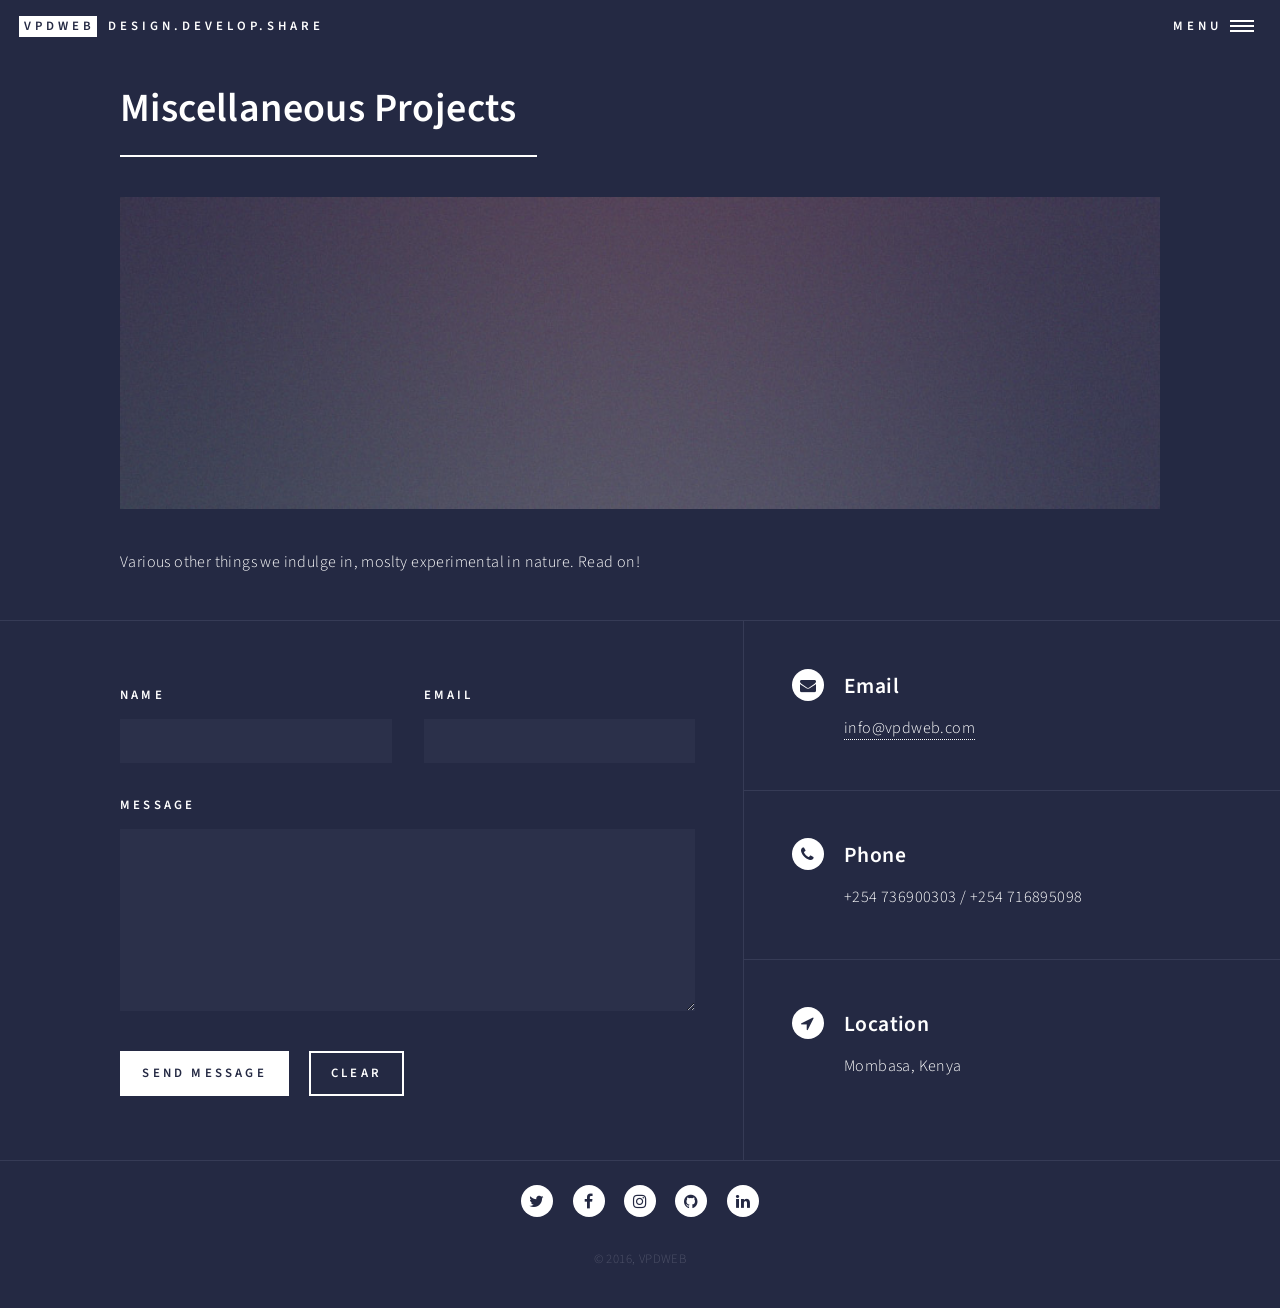
<file: misc_proj.html>
<!DOCTYPE HTML>
<html>
	<head>
<title>Miscellaneous Stuff | VPDWEB - Design, Develop, Share</title>
		<meta charset="utf-8" />
		<meta name="viewport" content="width=device-width, initial-scale=1, user-scalable=no" />
		<!--[if lte IE 8]><script src="assets/js/ie/html5shiv.js"></script><![endif]-->
		<link rel="stylesheet" href="assets/css/main.css" />
		<!--[if lte IE 9]><link rel="stylesheet" href="assets/css/ie9.css" /><![endif]-->
		<!--[if lte IE 8]><link rel="stylesheet" href="assets/css/ie8.css" /><![endif]-->
	</head>
	<body>

		<!-- Wrapper -->
			<div id="wrapper">

				<!-- Header -->
					<header id="header" class="alt">
						<a href="index.html" class="logo"><strong>VPDWEB</strong>
							<span>Design.Develop.Share</span></a>
                        <!--<p>Design. Develop. Share</p>-->
						<nav>
							<a href="#menu">Menu</a>
						</nav>
					</header>

				<!-- Menu -->
					<nav id="menu">
						<ul class="links">
							<li><a href="index.html">Home</a></li>
                            <li><a href="about.html">About</a></li>
                            <li><a href="portfolio.html">Portfolio</a></li>
                            <li><a href="testimonials.html">Testimonials</a></li>
						</ul>
						<ul class="actions vertical">
							<li><a href="contact.html" class="button special fit">Contact</a></li>
							<!--<li><a href="#" class="button fit">Log In</a></li>-->
						</ul>
					</nav>

<!-- Main -->
<div id="main" class="alt">

    <!-- One -->
    <section id="one">
        <div class="inner">
            <header class="major">
                <h1>Miscellaneous Projects</h1>
            </header>
            <span class="image main"><img src="images/pic11.jpg" alt="" /></span>
            <p>
                Various other things we indulge in, moslty experimental in nature.
                Read on!
            </p>
        </div>
    </section>

</div>

				<!-- Contact -->
					<section id="contact">
						<div class="inner">
							<section>
								<form method="post" action="#">
									<div class="field half first">
										<label for="name">Name</label>
										<input type="text" name="name" id="name" />
									</div>
									<div class="field half">
										<label for="email">Email</label>
										<input type="text" name="email" id="email" />
									</div>
									<div class="field">
										<label for="message">Message</label>
										<textarea name="message" id="message" rows="6"></textarea>
									</div>
									<ul class="actions">
										<li><input type="submit" value="Send Message" class="special" /></li>
										<li><input type="reset" value="Clear" /></li>
									</ul>
								</form>
							</section>
							<section class="split">
								<section>
									<div class="contact-method">
										<span class="icon alt fa-envelope"></span>
										<h3>Email</h3>
										<a href="#">info@vpdweb.com</a>
									</div>
								</section>
								<section>
									<div class="contact-method">
										<span class="icon alt fa-phone"></span>
										<h3>Phone</h3>
										<span>+254 736900303</span> / <span>+254 716895098</span>
									</div>
								</section>
								<section>
									<div class="contact-method">
										<span class="icon alt fa-location-arrow"></span>
										<h3>Location</h3>
										<span>Mombasa, Kenya</span>
									</div>
								</section>
							</section>
						</div>
					</section>

				<!-- Footer -->
					<footer id="footer">
						<div class="inner">
							<ul class="icons align-center">
								<li>
                                    <a href="#" class="icon alt fa-twitter">
                                        <span class="label">Twitter</span>
                                    </a>
                                </li>
								<li>
                                    <a href="#" class="icon alt fa-facebook">
                                        <span class="label">Facebook</span>
                                    </a>
                                </li>
								<li>
                                    <a href="#" class="icon alt fa-instagram">
                                        <span class="label">Instagram</span>
                                    </a>
                                </li>
								<li>
                                    <a href="#" class="icon alt fa-github">
                                        <span class="label">GitHub</span>
                                    </a>
                                </li>
								<li>
                                    <a href="#" class="icon alt fa-linkedin">
                                        <span class="label">LinkedIn</span>
                                    </a>
                                </li>
							</ul>
							<ul class="copyright align-center">
								<li>&copy; 2016, VPDWEB</li>
							</ul>
						</div>
					</footer>
			</div>

		<!-- Scripts -->
			<script src="assets/js/jquery.min.js"></script>
			<script src="assets/js/jquery.scrolly.min.js"></script>
			<script src="assets/js/jquery.scrollex.min.js"></script>
			<script src="assets/js/skel.min.js"></script>
			<script src="assets/js/util.js"></script>
            <script src="assets/js/isotope.pkgd.min.js"></script>
            <script src="assets/js/velocity.min.js"></script>
			<!--[if lte IE 8]><script src="assets/js/ie/respond.min.js"></script><![endif]-->
            <script src="assets/js/portfolio.js"></script>
			<script src="assets/js/main.js"></script>
	</body>
</html>
</file>
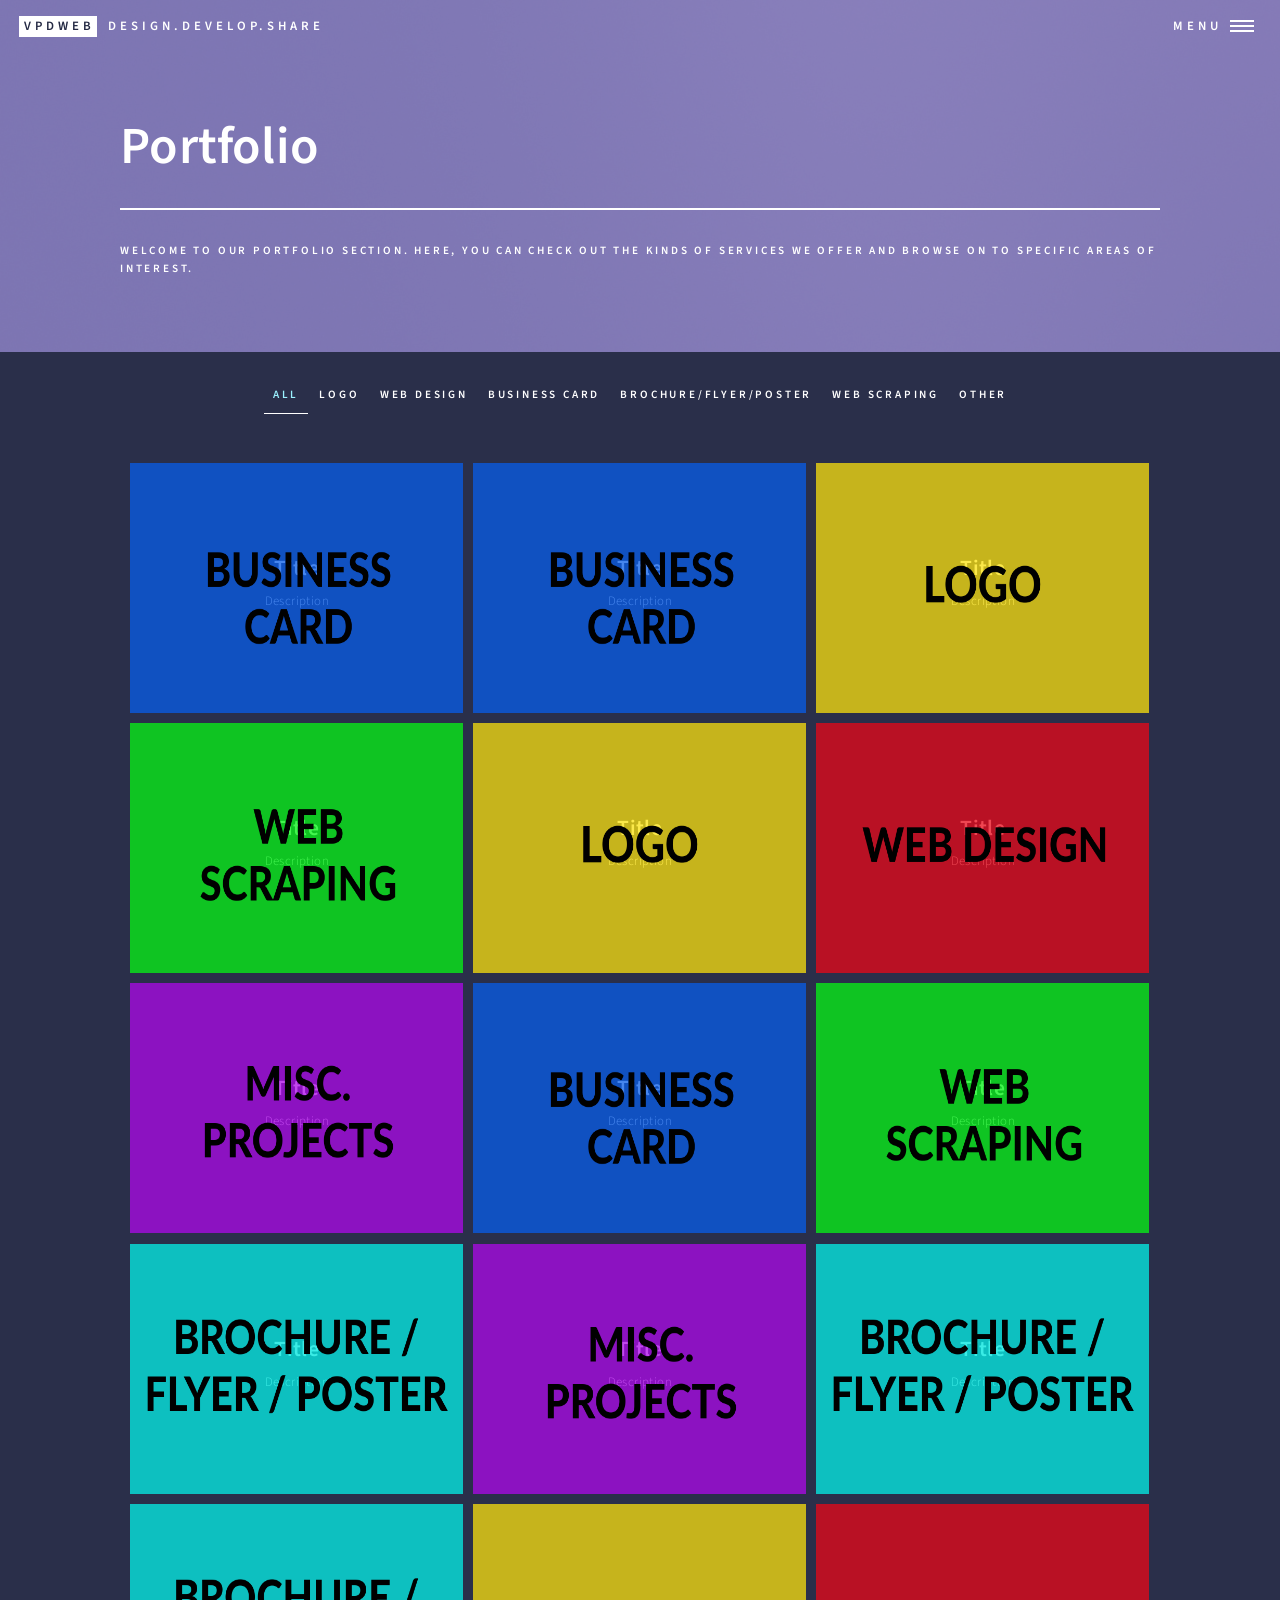
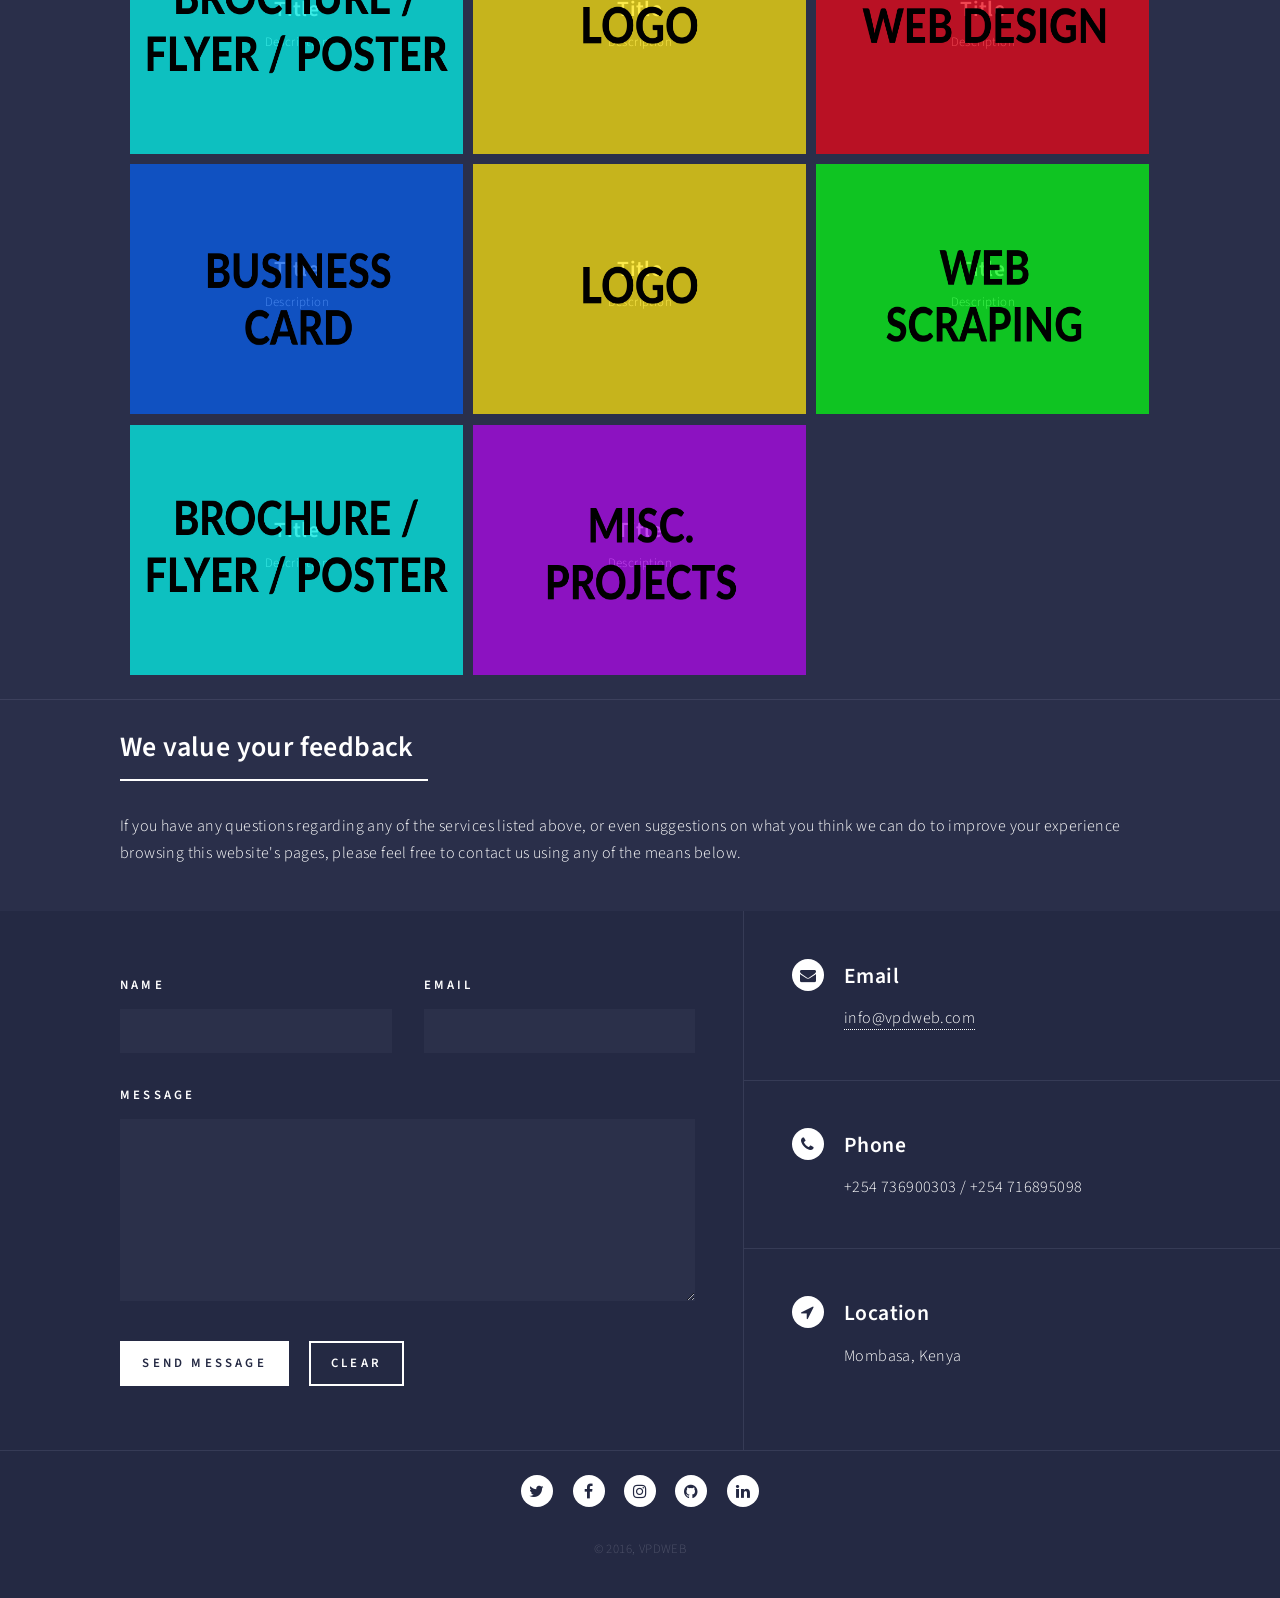
<file: portfolio.html>
<!DOCTYPE HTML>
<html>
	<head>
<title>Portfolio | VPDWEB - Design, Develop, Share</title>
		<meta charset="utf-8" />
		<meta name="viewport" content="width=device-width, initial-scale=1, user-scalable=no" />
		<!--[if lte IE 8]><script src="assets/js/ie/html5shiv.js"></script><![endif]-->
		<link rel="stylesheet" href="assets/css/main.css" />
		<!--[if lte IE 9]><link rel="stylesheet" href="assets/css/ie9.css" /><![endif]-->
		<!--[if lte IE 8]><link rel="stylesheet" href="assets/css/ie8.css" /><![endif]-->
	</head>
	<body>

		<!-- Wrapper -->
			<div id="wrapper">

				<!-- Header -->
					<header id="header" class="alt">
						<a href="index.html" class="logo"><strong>VPDWEB</strong>
							<span>Design.Develop.Share</span></a>
                        <!--<p>Design. Develop. Share</p>-->
						<nav>
							<a href="#menu">Menu</a>
						</nav>
					</header>

				<!-- Menu -->
					<nav id="menu">
						<ul class="links">
							<li><a href="index.html">Home</a></li>
                            <li><a href="about.html">About</a></li>
                            <li><a href="portfolio.html">Portfolio</a></li>
                            <li><a href="testimonials.html">Testimonials</a></li>
						</ul>
						<ul class="actions vertical">
							<li><a href="contact.html" class="button special fit">Contact</a></li>
							<!--<li><a href="#" class="button fit">Log In</a></li>-->
						</ul>
					</nav>

<!-- Banner -->
<!-- Note: The "styleN" class below should match that of the header element. -->
<section id="banner" class="style2">
	<div class="inner">
		<span class="image">
								<img src="images/pic07.jpg" alt="" />
							</span>
		<header class="major">
			<h1>Portfolio</h1>
		</header>
		<div class="content">
			<p>
				Welcome to our portfolio section. Here, you can check out the kinds of services we offer and browse on to specific areas of interest.
			</p>
		</div>
	</div>
</section>

<!-- Main -->
<div id="main">

	<!-- One -->
	<section id="one">
        <div class="inner">
                <ul id="filters" class="align-center">
                    <li class="filter active" data-filter="*">all</li>
                    <li class="filter" data-filter=".logo">logo</li>
                    <li class="filter" data-filter=".webdesign">web design</li>
                    <li class="filter" data-filter=".bizcard">business card</li>
                    <li class="filter" data-filter=".bfp">brochure/flyer/poster</li>
                    <li class="filter" data-filter=".webscraping">web scraping</li>
                    <li class="filter" data-filter=".other">other</li>
                </ul>
        </div>
        <div class="inner">
            <div class="portfolio">
                <div class="item-box bizcard">
                    <div class="caption">
                        <h3>Title</h3>
                        <span>Description</span>
                    </div>
                    <a href="#"><img src="images/businesscard.png" alt=""></a>
                </div>
                <div class="item-box bizcard">
                    <div class="caption">
                        <h3>Title</h3>
                        <span>Description</span></div>
                    <a href="#"><img src="images/businesscard.png" alt=""></a>
                </div>
                <div class="item-box logo">
                    <div class="caption">
                        <h3>Title</h3>
                        <span>Description</span></div>
                    <a href="#"><img src="images/logo.png" alt=""></a>
                </div>
                <div class="item-box webscraping">
                    <div class="caption">
                        <h3>Title</h3>
                        <span>Description</span></div>
                    <a href="#"><img src="images/webscraping.png" alt=""></a>
                </div>
                <div class="item-box logo">
                    <div class="caption">
                        <h3>Title</h3>
                        <span>Description</span></div>
                    <a href="#"><img src="images/logo.png" alt=""></a>
                </div>
                <div class="item-box webdesign">
                    <div class="caption">
                        <h3>Title</h3>
                        <span>Description</span></div>
                    <a href="#"><img src="images/webdesign.png" alt=""></a>
                </div>
                <div class="item-box other">
                    <div class="caption">
                        <h3>Title</h3>
                        <span>Description</span></div>
                    <a href="#"><img src="images/other.png" alt=""></a>
                </div>
                <div class="item-box bizcard">
                    <div class="caption">
                        <h3>Title</h3>
                        <span>Description</span></div>
                    <a href="#"><img src="images/businesscard.png" alt=""></a>
                </div>
                <div class="item-box webscraping">
                    <div class="caption">
                        <h3>Title</h3>
                        <span>Description</span></div>
                    <a href="#"><img src="images/webscraping.png" alt=""></a>
                </div>
                <div class="item-box bfp">
                    <div class="caption">
                        <h3>Title</h3>
                        <span>Description</span></div>
                    <a href="#"><img src="images/bfp.png" alt=""></a>
                </div>
                <div class="item-box other">
                    <div class="caption">
                        <h3>Title</h3>
                        <span>Description</span></div>
                    <a href="#"><img src="images/other.png" alt=""></a>
                </div>
                <div class="item-box bfp">
                    <div class="caption">
                        <h3>Title</h3>
                        <span>Description</span></div>
                    <a href="#"><img src="images/bfp.png" alt=""></a>
                </div>
                <div class="item-box bfp">
                    <div class="caption">
                        <h3>Title</h3>
                        <span>Description</span></div>
                    <a href="#"><img src="images/bfp.png" alt=""></a>
                </div>
                <div class="item-box logo">
                    <div class="caption">
                        <h3>Title</h3>
                        <span>Description</span></div>
                    <a href="#"><img src="images/logo.png" alt=""></a>
                </div>
                <div class="item-box webdesign">
                    <div class="caption">
                        <h3>Title</h3>
                        <span>Description</span></div>
                    <a href="#"><img src="images/webdesign.png" alt=""></a>
                </div>
                <div class="item-box bizcard">
                    <div class="caption">
                        <h3>Title</h3>
                        <span>Description</span></div>
                    <a href="#"><img src="images/businesscard.png" alt=""></a>
                </div>
                <div class="item-box logo">
                    <div class="caption">
                        <h3>Title</h3>
                        <span>Description</span></div>
                    <a href="#"><img src="images/logo.png" alt=""></a>
                </div>
                <div class="item-box webscraping">
                    <div class="caption">
                        <h3>Title</h3>
                        <span>Description</span></div>
                    <a href="#"><img src="images/webscraping.png" alt=""></a>
                </div>
                <div class="item-box bfp">
                    <div class="caption">
                        <h3>Title</h3>
                        <span>Description</span></div>
                    <a href="#"><img src="images/bfp.png" alt=""></a>
                </div>
                <div class="item-box other">
                    <div class="caption">
                        <h3>Title</h3>
                        <span>Description</span></div>
                    <a href="#"><img src="images/other.png" alt=""></a>
                </div>
            </div>
        </div>
	</section>

	<!-- Three -->
	<section id="two">
		<div class="inner">
			<header class="major">
				<h2>We value your feedback</h2>
			</header>
			<p>
				If you have any questions regarding any of the services listed above, or even suggestions on what you think we can do to improve your experience browsing this website's pages, please feel free to contact us using any of the means below.
			</p>
		</div>
	</section>

</div>

				<!-- Contact -->
					<section id="contact">
						<div class="inner">
							<section>
								<form method="post" action="#">
									<div class="field half first">
										<label for="name">Name</label>
										<input type="text" name="name" id="name" />
									</div>
									<div class="field half">
										<label for="email">Email</label>
										<input type="text" name="email" id="email" />
									</div>
									<div class="field">
										<label for="message">Message</label>
										<textarea name="message" id="message" rows="6"></textarea>
									</div>
									<ul class="actions">
										<li><input type="submit" value="Send Message" class="special" /></li>
										<li><input type="reset" value="Clear" /></li>
									</ul>
								</form>
							</section>
							<section class="split">
								<section>
									<div class="contact-method">
										<span class="icon alt fa-envelope"></span>
										<h3>Email</h3>
										<a href="#">info@vpdweb.com</a>
									</div>
								</section>
								<section>
									<div class="contact-method">
										<span class="icon alt fa-phone"></span>
										<h3>Phone</h3>
										<span>+254 736900303</span> / <span>+254 716895098</span>
									</div>
								</section>
								<section>
									<div class="contact-method">
										<span class="icon alt fa-location-arrow"></span>
										<h3>Location</h3>
										<span>Mombasa, Kenya</span>
									</div>
								</section>
							</section>
						</div>
					</section>

				<!-- Footer -->
					<footer id="footer">
						<div class="inner">
							<ul class="icons align-center">
								<li>
                                    <a href="#" class="icon alt fa-twitter">
                                        <span class="label">Twitter</span>
                                    </a>
                                </li>
								<li>
                                    <a href="#" class="icon alt fa-facebook">
                                        <span class="label">Facebook</span>
                                    </a>
                                </li>
								<li>
                                    <a href="#" class="icon alt fa-instagram">
                                        <span class="label">Instagram</span>
                                    </a>
                                </li>
								<li>
                                    <a href="#" class="icon alt fa-github">
                                        <span class="label">GitHub</span>
                                    </a>
                                </li>
								<li>
                                    <a href="#" class="icon alt fa-linkedin">
                                        <span class="label">LinkedIn</span>
                                    </a>
                                </li>
							</ul>
							<ul class="copyright align-center">
								<li>&copy; 2016, VPDWEB</li>
							</ul>
						</div>
					</footer>
			</div>

		<!-- Scripts -->
			<script src="assets/js/jquery.min.js"></script>
			<script src="assets/js/jquery.scrolly.min.js"></script>
			<script src="assets/js/jquery.scrollex.min.js"></script>
			<script src="assets/js/skel.min.js"></script>
			<script src="assets/js/util.js"></script>
            <script src="assets/js/isotope.pkgd.min.js"></script>
            <script src="assets/js/velocity.min.js"></script>
			<!--[if lte IE 8]><script src="assets/js/ie/respond.min.js"></script><![endif]-->
            <script src="assets/js/portfolio.js"></script>
			<script src="assets/js/main.js"></script>
	</body>
</html>
</file>
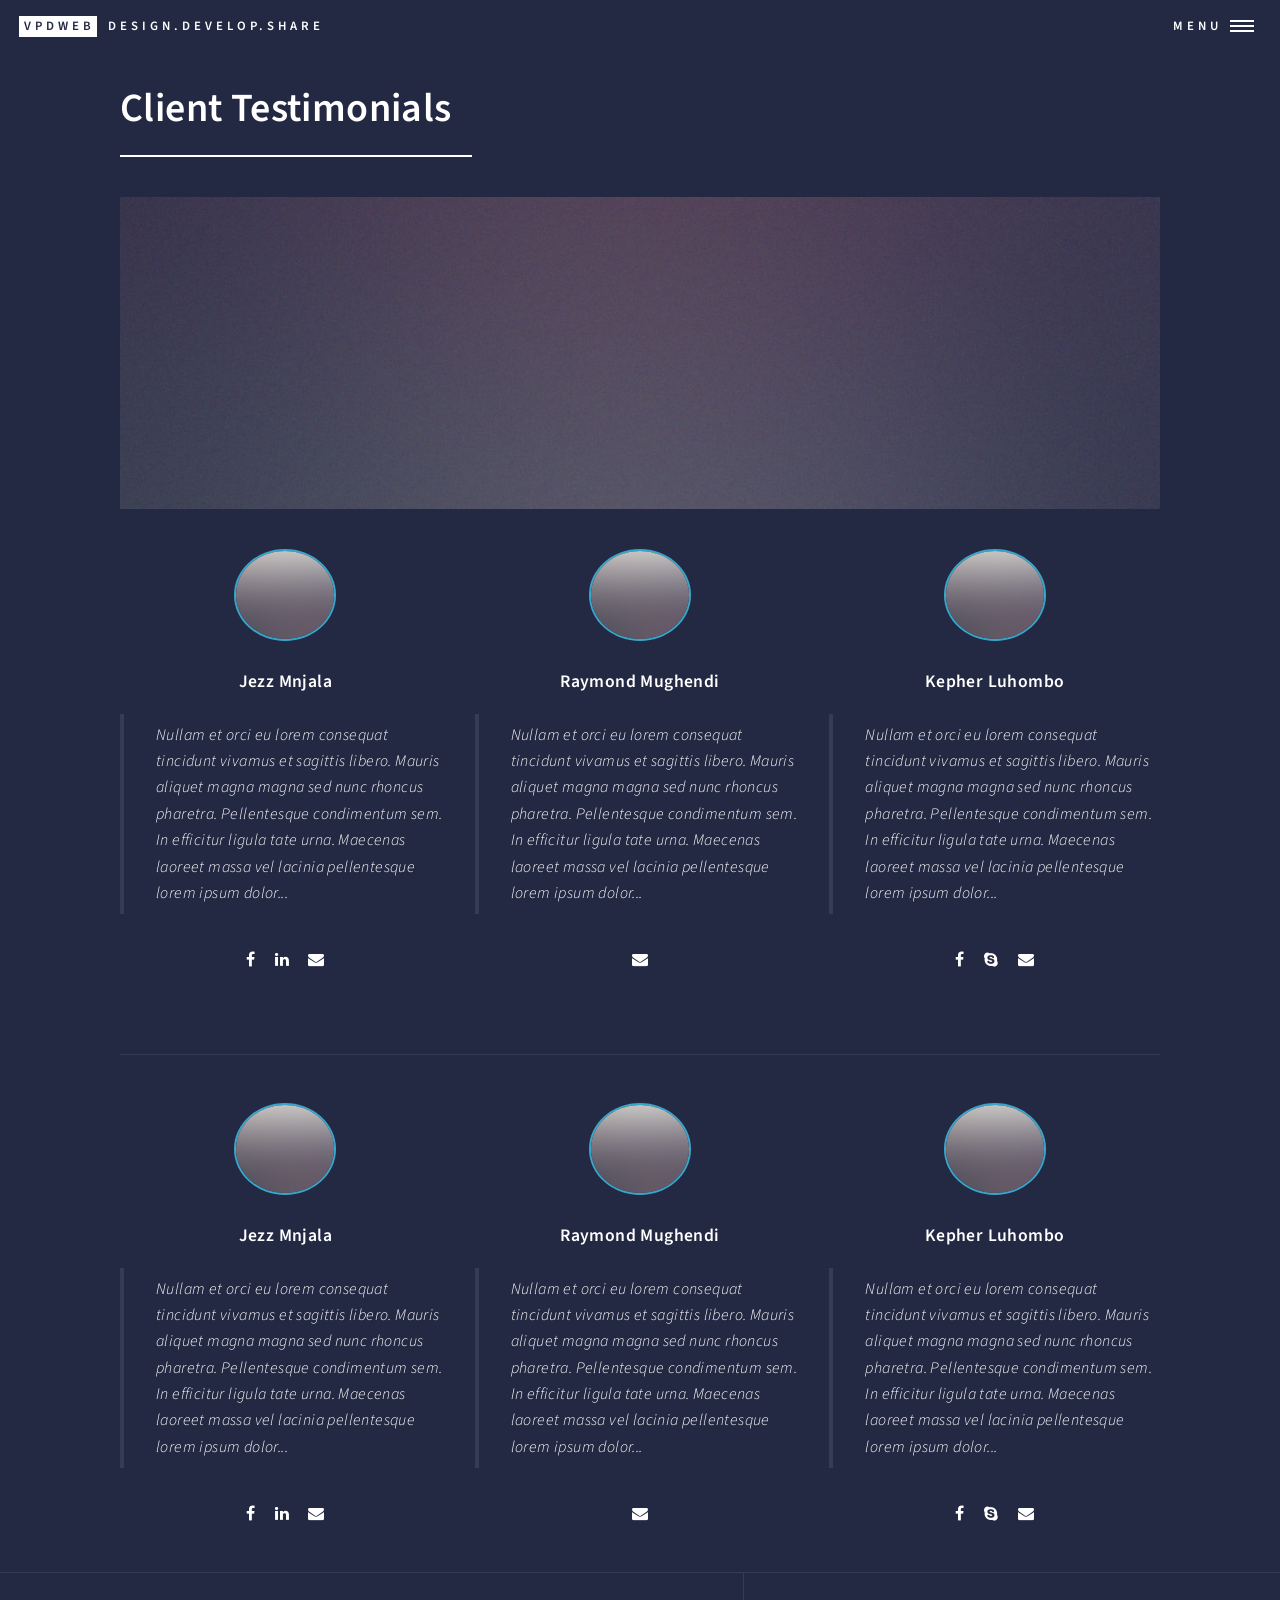
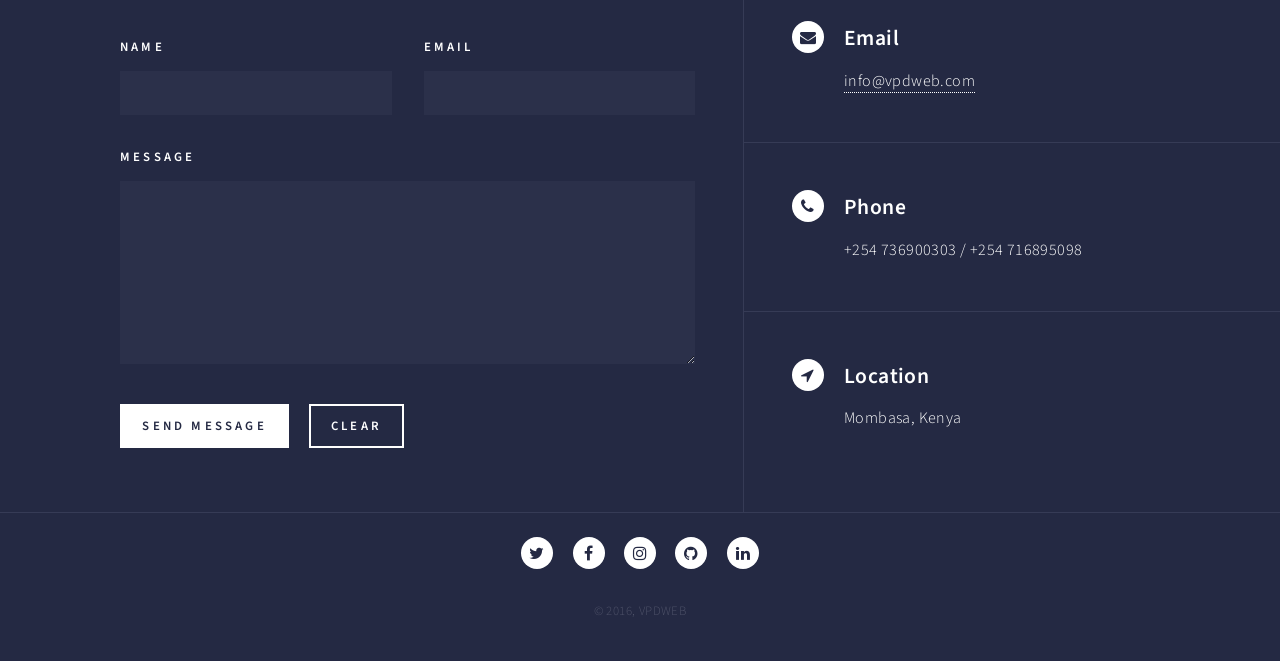
<file: testimonials.html>
<!DOCTYPE HTML>
<html>
	<head>
<title>Client testimonials | VPDWEB - Design, Develop, Share</title>
		<meta charset="utf-8" />
		<meta name="viewport" content="width=device-width, initial-scale=1, user-scalable=no" />
		<!--[if lte IE 8]><script src="assets/js/ie/html5shiv.js"></script><![endif]-->
		<link rel="stylesheet" href="assets/css/main.css" />
		<!--[if lte IE 9]><link rel="stylesheet" href="assets/css/ie9.css" /><![endif]-->
		<!--[if lte IE 8]><link rel="stylesheet" href="assets/css/ie8.css" /><![endif]-->
	</head>
	<body>

		<!-- Wrapper -->
			<div id="wrapper">

				<!-- Header -->
					<header id="header" class="alt">
						<a href="index.html" class="logo"><strong>VPDWEB</strong>
							<span>Design.Develop.Share</span></a>
                        <!--<p>Design. Develop. Share</p>-->
						<nav>
							<a href="#menu">Menu</a>
						</nav>
					</header>

				<!-- Menu -->
					<nav id="menu">
						<ul class="links">
							<li><a href="index.html">Home</a></li>
                            <li><a href="about.html">About</a></li>
                            <li><a href="portfolio.html">Portfolio</a></li>
                            <li><a href="testimonials.html">Testimonials</a></li>
						</ul>
						<ul class="actions vertical">
							<li><a href="contact.html" class="button special fit">Contact</a></li>
							<!--<li><a href="#" class="button fit">Log In</a></li>-->
						</ul>
					</nav>

<!-- Main -->
<div id="main" class="alt">

						<!-- One -->
							<section id="one">
								<div class="inner">
									<header class="major">
										<h1>Client Testimonials</h1>
									</header>
									<span class="image main"><img src="images/pic11.jpg" alt="" /></span>
                                    <div class="row">
                                        <div class="4u 12u$(medium)">
                                            <div class="row 50% uniform">
                                                <div class="4u">
                                                </div>
                                                <div class="4u">
													<span class="image-rounded fit">
                                                        <img src="images/pic10.jpg" alt="" />
                                                    </span>
                                                </div>
                                                <div class="4u$">
                                                </div>
                                            </div>
                                            <br>
                                            <h4 class="align-center">Jezz Mnjala</h4>
                                            <blockquote>
                                                Nullam et orci eu lorem consequat tincidunt vivamus et sagittis libero.
                                                Mauris aliquet magna magna sed nunc rhoncus pharetra.
                                                Pellentesque condimentum sem. In efficitur ligula tate urna.
                                                Maecenas laoreet massa vel lacinia pellentesque lorem ipsum dolor...
                                            </blockquote>
                                            <ul class="icons align-center">
                                                <li>
                                                    <a href="#" class="icon fa-facebook">
                                                        <span class="label">Facebook</span>
                                                    </a>
                                                </li>
                                                <li>
                                                    <a href="#" class="icon fa-linkedin">
                                                        <span class="label">LinkedIn</span>
                                                    </a>
                                                </li>
                                                <li>
                                                    <a href="#" class="icon fa-envelope">
                                                        <span class="label">Email</span>
                                                    </a>
                                                </li>
                                            </ul>
                                        </div>
                                        <div class="4u 12u$(medium)">
                                            <div class="row 50% uniform">
                                                <div class="4u">
                                                </div>
                                                <div class="4u">
													<span class="image-rounded fit">
                                                        <img src="images/pic10.jpg" alt="" />
                                                    </span>
                                                </div>
                                                <div class="4u$">
                                                </div>
                                            </div>
                                            <br>
                                            <h4 class="align-center">Raymond Mughendi</h4>
                                            <blockquote>
                                                Nullam et orci eu lorem consequat tincidunt vivamus et sagittis libero.
                                                Mauris aliquet magna magna sed nunc rhoncus pharetra.
                                                Pellentesque condimentum sem. In efficitur ligula tate urna.
                                                Maecenas laoreet massa vel lacinia pellentesque lorem ipsum dolor...
                                            </blockquote>
                                            <ul class="icons align-center">
                                                <li>
                                                    <a href="#" class="icon fa-envelope">
                                                        <span class="label">Email</span>
                                                    </a>
                                                </li>
                                            </ul>
                                        </div>
                                        <div class="4u$ 12u$(medium)">
                                            <div class="row 50% uniform">
                                                <div class="4u">
                                                </div>
                                                <div class="4u">
													<span class="image-rounded fit">
                                                        <img src="images/pic10.jpg" alt="" />
                                                    </span>
                                                </div>
                                                <div class="4u$">
                                                </div>
                                            </div>
                                            <br>
                                            <h4 class="align-center">Kepher Luhombo</h4>
                                            <blockquote>
                                                Nullam et orci eu lorem consequat tincidunt vivamus et sagittis libero.
                                                Mauris aliquet magna magna sed nunc rhoncus pharetra.
                                                Pellentesque condimentum sem. In efficitur ligula tate urna.
                                                Maecenas laoreet massa vel lacinia pellentesque lorem ipsum dolor...
                                            </blockquote>
                                            <ul class="icons align-center">
                                                <li>
                                                    <a href="#" class="icon fa-facebook">
                                                        <span class="label">Facebook</span>
                                                    </a>
                                                </li>
                                                <li>
                                                    <a href="#" class="icon fa-skype">
                                                        <span class="label">Skype</span>
                                                    </a>
                                                </li>
                                                <li>
                                                    <a href="#" class="icon fa-envelope">
                                                        <span class="label">Email</span>
                                                    </a>
                                                </li>
                                            </ul>
                                        </div>
                                    </div>
                                    <hr class="major" />
                                    <div class="row">
                                        <div class="4u 12u$(medium)">
                                            <div class="row 50% uniform">
                                                <div class="4u">
                                                </div>
                                                <div class="4u">
													<span class="image-rounded fit">
                                                        <img src="images/pic10.jpg" alt="" />
                                                    </span>
                                                </div>
                                                <div class="4u$">
                                                </div>
                                            </div>
                                            <br>
                                            <h4 class="align-center">Jezz Mnjala</h4>
                                            <blockquote>
                                                Nullam et orci eu lorem consequat tincidunt vivamus et sagittis libero.
                                                Mauris aliquet magna magna sed nunc rhoncus pharetra.
                                                Pellentesque condimentum sem. In efficitur ligula tate urna.
                                                Maecenas laoreet massa vel lacinia pellentesque lorem ipsum dolor...
                                            </blockquote>
                                            <ul class="icons align-center">
                                                <li>
                                                    <a href="#" class="icon fa-facebook">
                                                        <span class="label">Facebook</span>
                                                    </a>
                                                </li>
                                                <li>
                                                    <a href="#" class="icon fa-linkedin">
                                                        <span class="label">LinkedIn</span>
                                                    </a>
                                                </li>
                                                <li>
                                                    <a href="#" class="icon fa-envelope">
                                                        <span class="label">Email</span>
                                                    </a>
                                                </li>
                                            </ul>
                                        </div>
                                        <div class="4u 12u$(medium)">
                                            <div class="row 50% uniform">
                                                <div class="4u">
                                                </div>
                                                <div class="4u">
													<span class="image-rounded fit">
                                                        <img src="images/pic10.jpg" alt="" />
                                                    </span>
                                                </div>
                                                <div class="4u$">
                                                </div>
                                            </div>
                                            <br>
                                            <h4 class="align-center">Raymond Mughendi</h4>
                                            <blockquote>
                                                Nullam et orci eu lorem consequat tincidunt vivamus et sagittis libero.
                                                Mauris aliquet magna magna sed nunc rhoncus pharetra.
                                                Pellentesque condimentum sem. In efficitur ligula tate urna.
                                                Maecenas laoreet massa vel lacinia pellentesque lorem ipsum dolor...
                                            </blockquote>
                                            <ul class="icons align-center">
                                                <li>
                                                    <a href="#" class="icon fa-envelope">
                                                        <span class="label">Email</span>
                                                    </a>
                                                </li>
                                            </ul>
                                        </div>
                                        <div class="4u$ 12u$(medium)">
                                            <div class="row 50% uniform">
                                                <div class="4u">
                                                </div>
                                                <div class="4u">
													<span class="image-rounded fit">
                                                        <img src="images/pic10.jpg" alt="" />
                                                    </span>
                                                </div>
                                                <div class="4u$">
                                                </div>
                                            </div>
                                            <br>
                                            <h4 class="align-center">Kepher Luhombo</h4>
                                            <blockquote>
                                                Nullam et orci eu lorem consequat tincidunt vivamus et sagittis libero.
                                                Mauris aliquet magna magna sed nunc rhoncus pharetra.
                                                Pellentesque condimentum sem. In efficitur ligula tate urna.
                                                Maecenas laoreet massa vel lacinia pellentesque lorem ipsum dolor...
                                            </blockquote>
                                            <ul class="icons align-center">
                                                <li>
                                                    <a href="#" class="icon fa-facebook">
                                                        <span class="label">Facebook</span>
                                                    </a>
                                                </li>
                                                <li>
                                                    <a href="#" class="icon fa-skype">
                                                        <span class="label">Skype</span>
                                                    </a>
                                                </li>
                                                <li>
                                                    <a href="#" class="icon fa-envelope">
                                                        <span class="label">Email</span>
                                                    </a>
                                                </li>
                                            </ul>
                                        </div>
                                    </div>

                                </div>
							</section>

					</div>

				<!-- Contact -->
					<section id="contact">
						<div class="inner">
							<section>
								<form method="post" action="#">
									<div class="field half first">
										<label for="name">Name</label>
										<input type="text" name="name" id="name" />
									</div>
									<div class="field half">
										<label for="email">Email</label>
										<input type="text" name="email" id="email" />
									</div>
									<div class="field">
										<label for="message">Message</label>
										<textarea name="message" id="message" rows="6"></textarea>
									</div>
									<ul class="actions">
										<li><input type="submit" value="Send Message" class="special" /></li>
										<li><input type="reset" value="Clear" /></li>
									</ul>
								</form>
							</section>
							<section class="split">
								<section>
									<div class="contact-method">
										<span class="icon alt fa-envelope"></span>
										<h3>Email</h3>
										<a href="#">info@vpdweb.com</a>
									</div>
								</section>
								<section>
									<div class="contact-method">
										<span class="icon alt fa-phone"></span>
										<h3>Phone</h3>
										<span>+254 736900303</span> / <span>+254 716895098</span>
									</div>
								</section>
								<section>
									<div class="contact-method">
										<span class="icon alt fa-location-arrow"></span>
										<h3>Location</h3>
										<span>Mombasa, Kenya</span>
									</div>
								</section>
							</section>
						</div>
					</section>

				<!-- Footer -->
					<footer id="footer">
						<div class="inner">
							<ul class="icons align-center">
								<li>
                                    <a href="#" class="icon alt fa-twitter">
                                        <span class="label">Twitter</span>
                                    </a>
                                </li>
								<li>
                                    <a href="#" class="icon alt fa-facebook">
                                        <span class="label">Facebook</span>
                                    </a>
                                </li>
								<li>
                                    <a href="#" class="icon alt fa-instagram">
                                        <span class="label">Instagram</span>
                                    </a>
                                </li>
								<li>
                                    <a href="#" class="icon alt fa-github">
                                        <span class="label">GitHub</span>
                                    </a>
                                </li>
								<li>
                                    <a href="#" class="icon alt fa-linkedin">
                                        <span class="label">LinkedIn</span>
                                    </a>
                                </li>
							</ul>
							<ul class="copyright align-center">
								<li>&copy; 2016, VPDWEB</li>
							</ul>
						</div>
					</footer>
			</div>

		<!-- Scripts -->
			<script src="assets/js/jquery.min.js"></script>
			<script src="assets/js/jquery.scrolly.min.js"></script>
			<script src="assets/js/jquery.scrollex.min.js"></script>
			<script src="assets/js/skel.min.js"></script>
			<script src="assets/js/util.js"></script>
            <script src="assets/js/isotope.pkgd.min.js"></script>
            <script src="assets/js/velocity.min.js"></script>
			<!--[if lte IE 8]><script src="assets/js/ie/respond.min.js"></script><![endif]-->
            <script src="assets/js/portfolio.js"></script>
			<script src="assets/js/main.js"></script>
	</body>
</html>
</file>
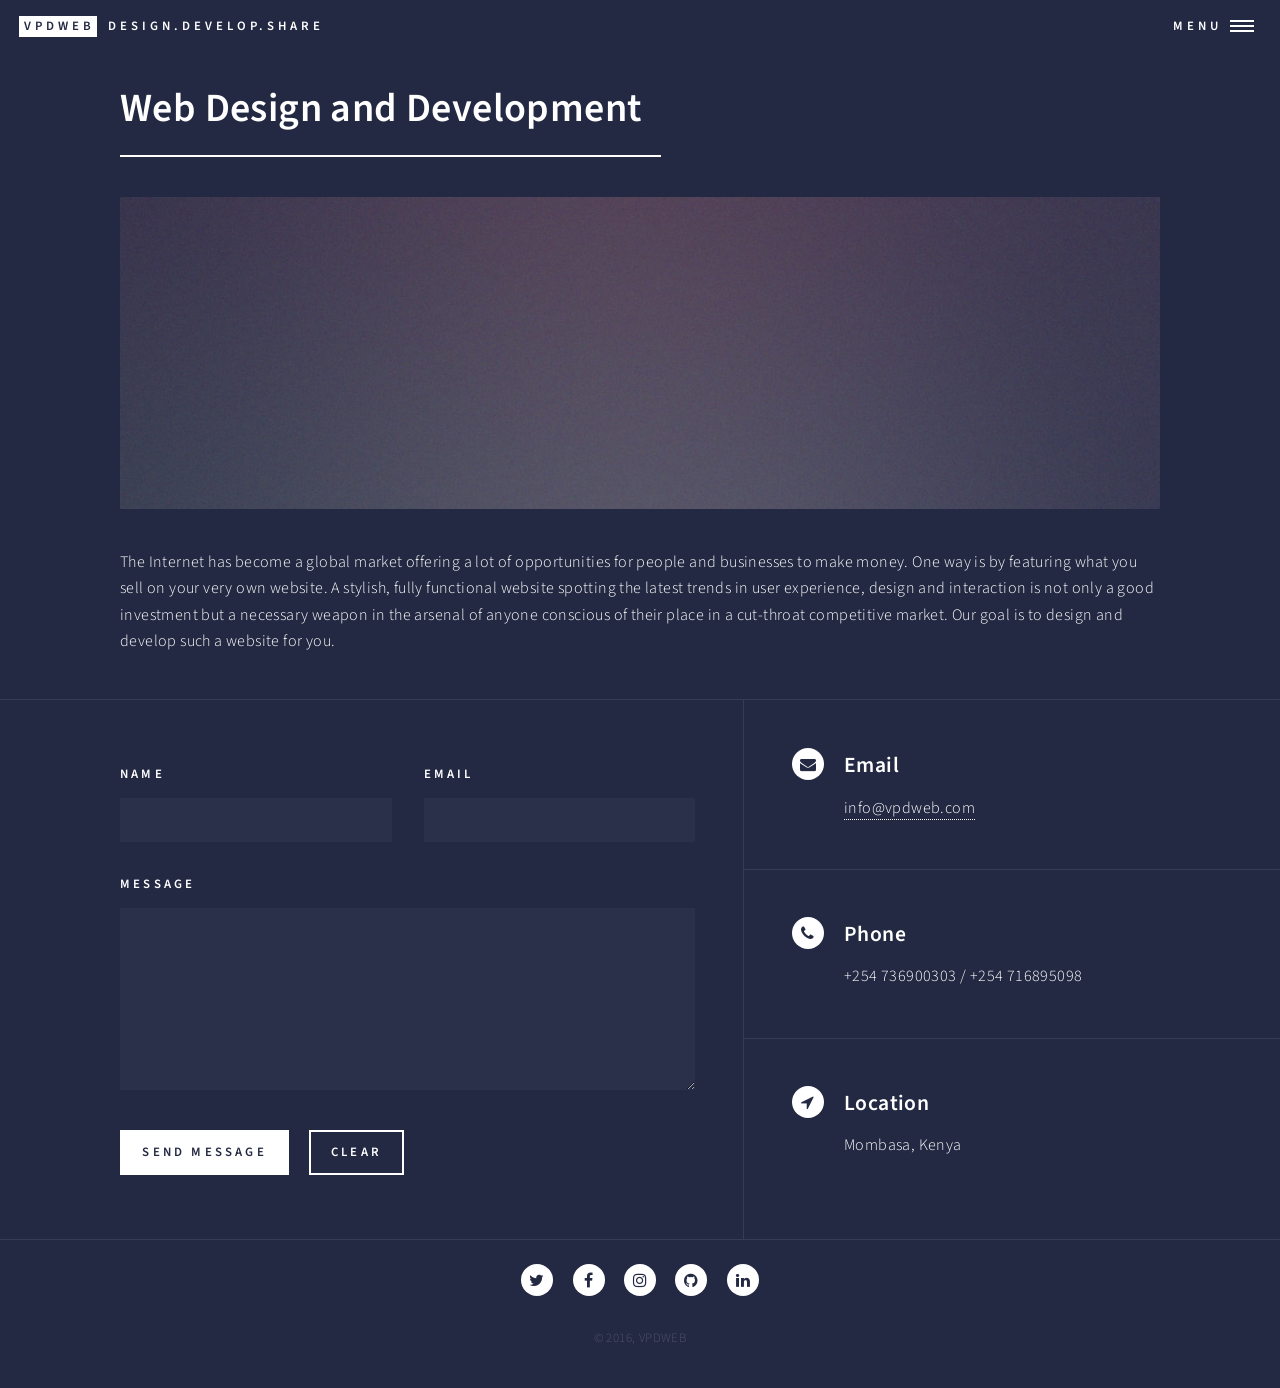
<file: web_design_dev.html>
<!DOCTYPE HTML>
<html>
	<head>
<title>Web Design and Development | VPDWEB - Design, Develop, Share</title>
		<meta charset="utf-8" />
		<meta name="viewport" content="width=device-width, initial-scale=1, user-scalable=no" />
		<!--[if lte IE 8]><script src="assets/js/ie/html5shiv.js"></script><![endif]-->
		<link rel="stylesheet" href="assets/css/main.css" />
		<!--[if lte IE 9]><link rel="stylesheet" href="assets/css/ie9.css" /><![endif]-->
		<!--[if lte IE 8]><link rel="stylesheet" href="assets/css/ie8.css" /><![endif]-->
	</head>
	<body>

		<!-- Wrapper -->
			<div id="wrapper">

				<!-- Header -->
					<header id="header" class="alt">
						<a href="index.html" class="logo"><strong>VPDWEB</strong>
							<span>Design.Develop.Share</span></a>
                        <!--<p>Design. Develop. Share</p>-->
						<nav>
							<a href="#menu">Menu</a>
						</nav>
					</header>

				<!-- Menu -->
					<nav id="menu">
						<ul class="links">
							<li><a href="index.html">Home</a></li>
                            <li><a href="about.html">About</a></li>
                            <li><a href="portfolio.html">Portfolio</a></li>
                            <li><a href="testimonials.html">Testimonials</a></li>
						</ul>
						<ul class="actions vertical">
							<li><a href="contact.html" class="button special fit">Contact</a></li>
							<!--<li><a href="#" class="button fit">Log In</a></li>-->
						</ul>
					</nav>

<!-- Main -->
<div id="main" class="alt">

    <!-- One -->
    <section id="one">
        <div class="inner">
            <header class="major">
                <h1>Web Design and Development</h1>
            </header>
            <span class="image main"><img src="images/pic11.jpg" alt="" /></span>
            <p>
                The Internet has become a global market offering a lot of
                opportunities for people and businesses to make money. One way is by
                featuring what you sell on your very own website. A stylish, fully
                functional website spotting the latest trends in user experience,
                design and interaction is not only a good investment but a necessary
                weapon in the arsenal of anyone conscious of their place in a cut-throat
                competitive market. Our goal is to design and develop such a website
                for you.
            </p>
        </div>
    </section>

</div>

				<!-- Contact -->
					<section id="contact">
						<div class="inner">
							<section>
								<form method="post" action="#">
									<div class="field half first">
										<label for="name">Name</label>
										<input type="text" name="name" id="name" />
									</div>
									<div class="field half">
										<label for="email">Email</label>
										<input type="text" name="email" id="email" />
									</div>
									<div class="field">
										<label for="message">Message</label>
										<textarea name="message" id="message" rows="6"></textarea>
									</div>
									<ul class="actions">
										<li><input type="submit" value="Send Message" class="special" /></li>
										<li><input type="reset" value="Clear" /></li>
									</ul>
								</form>
							</section>
							<section class="split">
								<section>
									<div class="contact-method">
										<span class="icon alt fa-envelope"></span>
										<h3>Email</h3>
										<a href="#">info@vpdweb.com</a>
									</div>
								</section>
								<section>
									<div class="contact-method">
										<span class="icon alt fa-phone"></span>
										<h3>Phone</h3>
										<span>+254 736900303</span> / <span>+254 716895098</span>
									</div>
								</section>
								<section>
									<div class="contact-method">
										<span class="icon alt fa-location-arrow"></span>
										<h3>Location</h3>
										<span>Mombasa, Kenya</span>
									</div>
								</section>
							</section>
						</div>
					</section>

				<!-- Footer -->
					<footer id="footer">
						<div class="inner">
							<ul class="icons align-center">
								<li>
                                    <a href="#" class="icon alt fa-twitter">
                                        <span class="label">Twitter</span>
                                    </a>
                                </li>
								<li>
                                    <a href="#" class="icon alt fa-facebook">
                                        <span class="label">Facebook</span>
                                    </a>
                                </li>
								<li>
                                    <a href="#" class="icon alt fa-instagram">
                                        <span class="label">Instagram</span>
                                    </a>
                                </li>
								<li>
                                    <a href="#" class="icon alt fa-github">
                                        <span class="label">GitHub</span>
                                    </a>
                                </li>
								<li>
                                    <a href="#" class="icon alt fa-linkedin">
                                        <span class="label">LinkedIn</span>
                                    </a>
                                </li>
							</ul>
							<ul class="copyright align-center">
								<li>&copy; 2016, VPDWEB</li>
							</ul>
						</div>
					</footer>
			</div>

		<!-- Scripts -->
			<script src="assets/js/jquery.min.js"></script>
			<script src="assets/js/jquery.scrolly.min.js"></script>
			<script src="assets/js/jquery.scrollex.min.js"></script>
			<script src="assets/js/skel.min.js"></script>
			<script src="assets/js/util.js"></script>
            <script src="assets/js/isotope.pkgd.min.js"></script>
            <script src="assets/js/velocity.min.js"></script>
			<!--[if lte IE 8]><script src="assets/js/ie/respond.min.js"></script><![endif]-->
            <script src="assets/js/portfolio.js"></script>
			<script src="assets/js/main.js"></script>
	</body>
</html>
</file>
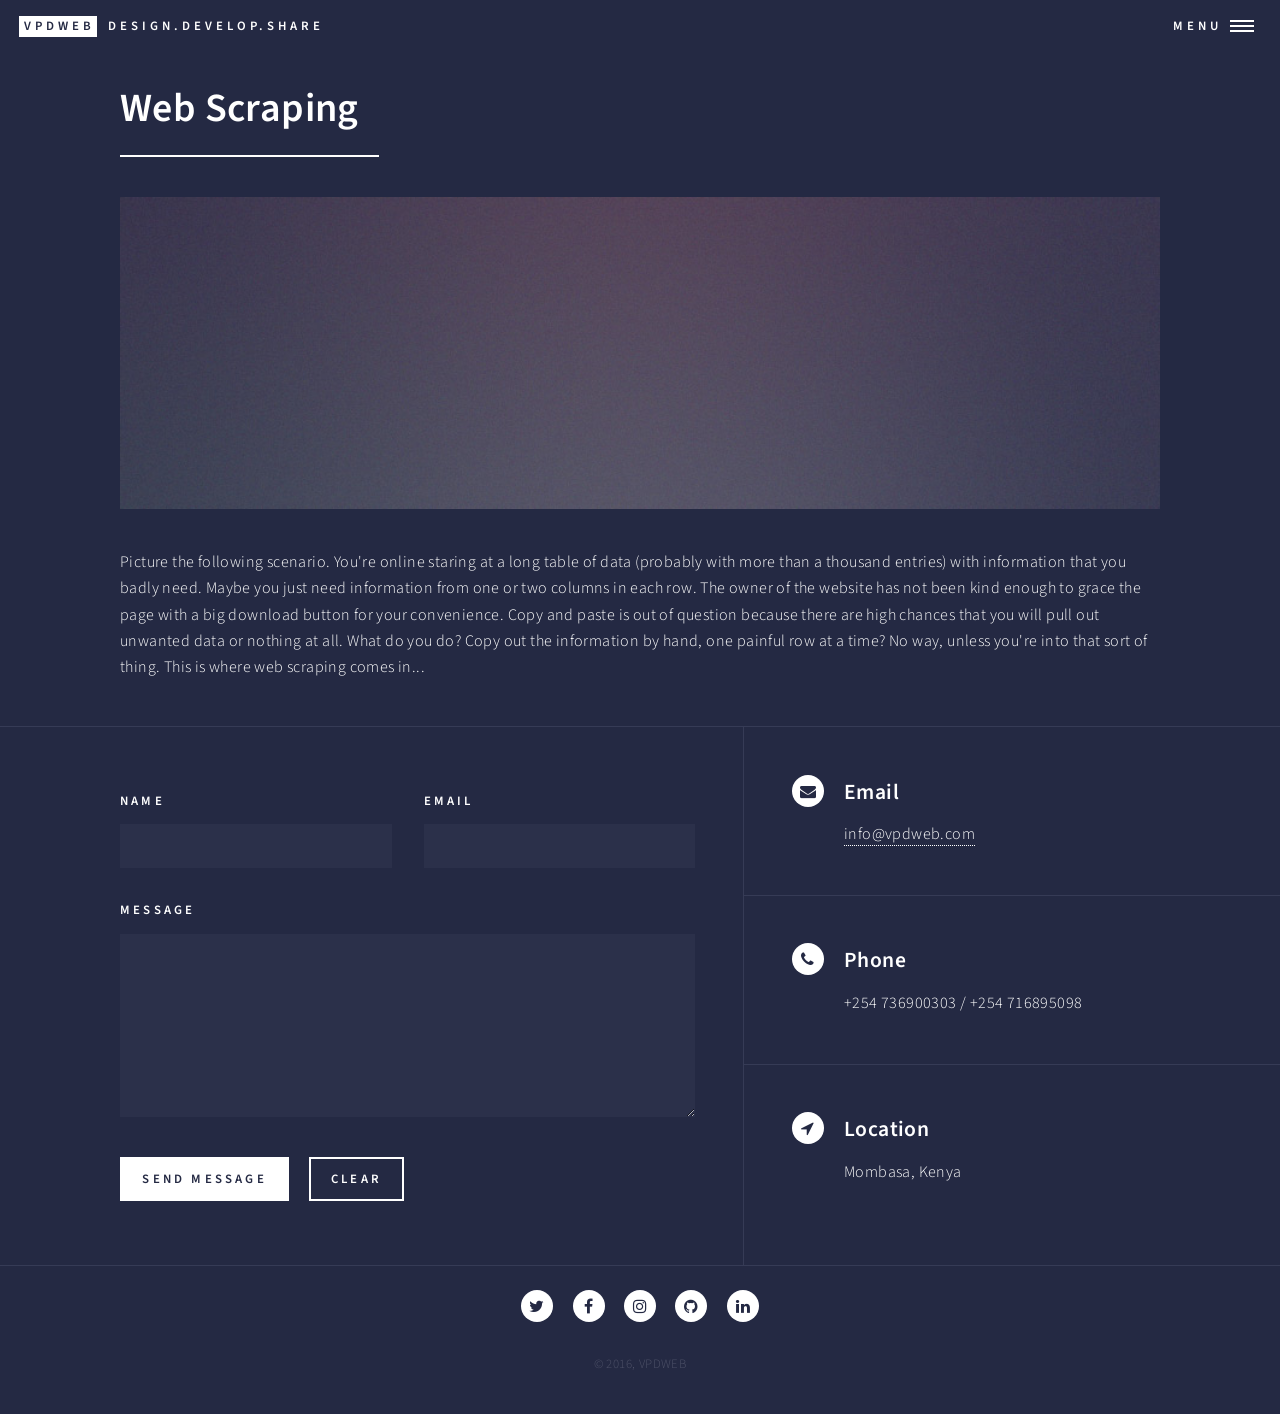
<file: web_scraping.html>
<!DOCTYPE HTML>
<html>
	<head>
<title>Web Scraping | VPDWEB - Design, Develop, Share</title>
		<meta charset="utf-8" />
		<meta name="viewport" content="width=device-width, initial-scale=1, user-scalable=no" />
		<!--[if lte IE 8]><script src="assets/js/ie/html5shiv.js"></script><![endif]-->
		<link rel="stylesheet" href="assets/css/main.css" />
		<!--[if lte IE 9]><link rel="stylesheet" href="assets/css/ie9.css" /><![endif]-->
		<!--[if lte IE 8]><link rel="stylesheet" href="assets/css/ie8.css" /><![endif]-->
	</head>
	<body>

		<!-- Wrapper -->
			<div id="wrapper">

				<!-- Header -->
					<header id="header" class="alt">
						<a href="index.html" class="logo"><strong>VPDWEB</strong>
							<span>Design.Develop.Share</span></a>
                        <!--<p>Design. Develop. Share</p>-->
						<nav>
							<a href="#menu">Menu</a>
						</nav>
					</header>

				<!-- Menu -->
					<nav id="menu">
						<ul class="links">
							<li><a href="index.html">Home</a></li>
                            <li><a href="about.html">About</a></li>
                            <li><a href="portfolio.html">Portfolio</a></li>
                            <li><a href="testimonials.html">Testimonials</a></li>
						</ul>
						<ul class="actions vertical">
							<li><a href="contact.html" class="button special fit">Contact</a></li>
							<!--<li><a href="#" class="button fit">Log In</a></li>-->
						</ul>
					</nav>

<!-- Main -->
<div id="main" class="alt">

    <!-- One -->
    <section id="one">
        <div class="inner">
            <header class="major">
                <h1>Web Scraping</h1>
            </header>
            <span class="image main"><img src="images/pic11.jpg" alt="" /></span>
            <p>
                Picture the following scenario. You're online staring at a long table
                of data (probably with more than a thousand entries) with information
                that you badly need. Maybe you just need information from one or two
                columns in each row. The owner of the website has not been kind enough
                to grace the page with a big download button for your convenience. Copy
                and paste is out of question because there are high chances that you
                will pull out unwanted data or nothing at all. What do you do? Copy
                out the information by hand, one painful row at a time? No way,
                unless you're into that sort of thing. This is where web scraping
                comes in...
            </p>
        </div>
    </section>

</div>

				<!-- Contact -->
					<section id="contact">
						<div class="inner">
							<section>
								<form method="post" action="#">
									<div class="field half first">
										<label for="name">Name</label>
										<input type="text" name="name" id="name" />
									</div>
									<div class="field half">
										<label for="email">Email</label>
										<input type="text" name="email" id="email" />
									</div>
									<div class="field">
										<label for="message">Message</label>
										<textarea name="message" id="message" rows="6"></textarea>
									</div>
									<ul class="actions">
										<li><input type="submit" value="Send Message" class="special" /></li>
										<li><input type="reset" value="Clear" /></li>
									</ul>
								</form>
							</section>
							<section class="split">
								<section>
									<div class="contact-method">
										<span class="icon alt fa-envelope"></span>
										<h3>Email</h3>
										<a href="#">info@vpdweb.com</a>
									</div>
								</section>
								<section>
									<div class="contact-method">
										<span class="icon alt fa-phone"></span>
										<h3>Phone</h3>
										<span>+254 736900303</span> / <span>+254 716895098</span>
									</div>
								</section>
								<section>
									<div class="contact-method">
										<span class="icon alt fa-location-arrow"></span>
										<h3>Location</h3>
										<span>Mombasa, Kenya</span>
									</div>
								</section>
							</section>
						</div>
					</section>

				<!-- Footer -->
					<footer id="footer">
						<div class="inner">
							<ul class="icons align-center">
								<li>
                                    <a href="#" class="icon alt fa-twitter">
                                        <span class="label">Twitter</span>
                                    </a>
                                </li>
								<li>
                                    <a href="#" class="icon alt fa-facebook">
                                        <span class="label">Facebook</span>
                                    </a>
                                </li>
								<li>
                                    <a href="#" class="icon alt fa-instagram">
                                        <span class="label">Instagram</span>
                                    </a>
                                </li>
								<li>
                                    <a href="#" class="icon alt fa-github">
                                        <span class="label">GitHub</span>
                                    </a>
                                </li>
								<li>
                                    <a href="#" class="icon alt fa-linkedin">
                                        <span class="label">LinkedIn</span>
                                    </a>
                                </li>
							</ul>
							<ul class="copyright align-center">
								<li>&copy; 2016, VPDWEB</li>
							</ul>
						</div>
					</footer>
			</div>

		<!-- Scripts -->
			<script src="assets/js/jquery.min.js"></script>
			<script src="assets/js/jquery.scrolly.min.js"></script>
			<script src="assets/js/jquery.scrollex.min.js"></script>
			<script src="assets/js/skel.min.js"></script>
			<script src="assets/js/util.js"></script>
            <script src="assets/js/isotope.pkgd.min.js"></script>
            <script src="assets/js/velocity.min.js"></script>
			<!--[if lte IE 8]><script src="assets/js/ie/respond.min.js"></script><![endif]-->
            <script src="assets/js/portfolio.js"></script>
			<script src="assets/js/main.js"></script>
	</body>
</html>
</file>
<file: assets/css/ie9.css>
/*
	Forty by HTML5 UP
	html5up.net | @ajlkn
	Free for personal and commercial use under the CCA 3.0 license (html5up.net/license)
*/
/* Spotlights */
.spotlights > section:after {
  content: '';
  display: block;
  clear: both; }
.spotlights > section > .image {
  float: left; }
.spotlights > section > .content {
  float: left; }

/* Tiles */
.tiles:after {
  content: '';
  display: block;
  clear: both; }
.tiles article {
  padding: 8em 4em 6em 4em ;
  float: left;
  height: auto;
  max-height: none;
  min-height: 0; }

/* Header */
#header .logo {
  position: absolute;
  top: 0;
  left: 0; }
#header nav {
  position: absolute;
  top: 0;
  right: 0; }

/* Banner */
#banner {
  padding: 7em 0 4em 0 ;
  background-attachment: scroll;
  height: auto;
  max-height: none;
  min-height: 0; }
  #banner > .inner .content {
    display: block; }
    #banner > .inner .content > * {
      margin-left: 0;
      margin: 0 0 2em 0; }
  #banner.major {
    height: auto;
    max-height: none;
    min-height: 0; }

/* Contact */
#contact:after {
  content: '';
  display: block;
  clear: both; }
#contact > .inner > * {
  float: left; }

/* Menu */
#menu .inner {
  margin: 0 auto; }

/*# sourceMappingURL=ie9.css.map */
</file>
<file: assets/css/ie8.css>
/*
	Forty by HTML5 UP
	html5up.net | @ajlkn
	Free for personal and commercial use under the CCA 3.0 license (html5up.net/license)
*/
/* Button */
.button {
  border: solid 2px !important; }
  .button.next {
    padding-right: 1.75em; }
    .button.next:before, .button.next:after {
      display: none; }

/* Tiles */
.tiles article {
  width: 50%;
  -ms-behavior: url("../js/ie/backgroundsize.min.htc");
  background-size: cover; }

/* Banner */
#banner {
  -ms-behavior: url("../js/ie/backgroundsize.min.htc"); }
  #banner:after {
    display: none; }

/* Menu */
#menu {
  background: #242943; }

/*# sourceMappingURL=ie8.css.map */
</file>
<file: assets/css/main.css>
@import url(../css/font-awesome.min.css);
@import url("https://fonts.googleapis.com/css?family=Source+Sans+Pro:300,300italic,600,600italic");
/*
	Forty by HTML5 UP
	html5up.net | @ajlkn
	Free for personal and commercial use under the CCA 3.0 license (html5up.net/license)
*/
/* Reset */
html, body, div, span, applet, object, iframe, h1, h2, h3, h4, h5, h6, p, blockquote, pre, a, abbr, acronym, address, big, cite, code, del, dfn, em, img, ins, kbd, q, s, samp, small, strike, strong, sub, sup, tt, var, b, u, i, center, dl, dt, dd, ol, ul, li, fieldset, form, label, legend, table, caption, tbody, tfoot, thead, tr, th, td, article, aside, canvas, details, embed, figure, figcaption, footer, header, hgroup, menu, nav, output, ruby, section, summary, time, mark, audio, video {
  margin: 0;
  padding: 0;
  border: 0;
  font-size: 100%;
  font: inherit;
  vertical-align: baseline; }

article, aside, details, figcaption, figure, footer, header, hgroup, menu, nav, section {
  display: block; }

body {
  line-height: 1; }

ol, ul {
  list-style: none; }

blockquote, q {
  quotes: none; }

blockquote:before, blockquote:after, q:before, q:after {
  content: '';
  content: none; }

table {
  border-collapse: collapse;
  border-spacing: 0; }

body {
  -webkit-text-size-adjust: none; }

/* Box Model */
*, *:before, *:after {
  -moz-box-sizing: border-box;
  -webkit-box-sizing: border-box;
  box-sizing: border-box; }

/* Grid */
.row {
  border-bottom: solid 1px transparent;
  -moz-box-sizing: border-box;
  -webkit-box-sizing: border-box;
  box-sizing: border-box; }

.row > * {
  float: left;
  -moz-box-sizing: border-box;
  -webkit-box-sizing: border-box;
  box-sizing: border-box; }

.row:after, .row:before {
  content: '';
  display: block;
  clear: both;
  height: 0; }

.row.uniform > * > :first-child {
  margin-top: 0; }

.row.uniform > * > :last-child {
  margin-bottom: 0; }

.row.\30 \25  > * {
  padding: 0 0 0 0em; }

.row.\30 \25 {
  margin: 0 0 -1px 0em; }

.row.uniform.\30 \25  > * {
  padding: 0em 0 0 0em; }

.row.uniform.\30 \25 {
  margin: 0em 0 -1px 0em; }

.row > * {
  padding: 0 0 0 2em; }

.row {
  margin: 0 0 -1px -2em; }

.row.uniform > * {
  padding: 2em 0 0 2em; }

.row.uniform {
  margin: -2em 0 -1px -2em; }

.row.\32 00\25  > * {
  padding: 0 0 0 4em; }

.row.\32 00\25 {
  margin: 0 0 -1px -4em; }

.row.uniform.\32 00\25  > * {
  padding: 4em 0 0 4em; }

.row.uniform.\32 00\25 {
  margin: -4em 0 -1px -4em; }

.row.\31 50\25  > * {
  padding: 0 0 0 3em; }

.row.\31 50\25 {
  margin: 0 0 -1px -3em; }

.row.uniform.\31 50\25  > * {
  padding: 3em 0 0 3em; }

.row.uniform.\31 50\25 {
  margin: -3em 0 -1px -3em; }

.row.\35 0\25  > * {
  padding: 0 0 0 1em; }

.row.\35 0\25 {
  margin: 0 0 -1px -1em; }

.row.uniform.\35 0\25  > * {
  padding: 1em 0 0 1em; }

.row.uniform.\35 0\25 {
  margin: -1em 0 -1px -1em; }

.row.\32 5\25  > * {
  padding: 0 0 0 0.5em; }

.row.\32 5\25 {
  margin: 0 0 -1px -0.5em; }

.row.uniform.\32 5\25  > * {
  padding: 0.5em 0 0 0.5em; }

.row.uniform.\32 5\25 {
  margin: -0.5em 0 -1px -0.5em; }

.\31 2u, .\31 2u\24 {
  width: 100%;
  clear: none;
  margin-left: 0; }

.\31 1u, .\31 1u\24 {
  width: 91.6666666667%;
  clear: none;
  margin-left: 0; }

.\31 0u, .\31 0u\24 {
  width: 83.3333333333%;
  clear: none;
  margin-left: 0; }

.\39 u, .\39 u\24 {
  width: 75%;
  clear: none;
  margin-left: 0; }

.\38 u, .\38 u\24 {
  width: 66.6666666667%;
  clear: none;
  margin-left: 0; }

.\37 u, .\37 u\24 {
  width: 58.3333333333%;
  clear: none;
  margin-left: 0; }

.\36 u, .\36 u\24 {
  width: 50%;
  clear: none;
  margin-left: 0; }

.\35 u, .\35 u\24 {
  width: 41.6666666667%;
  clear: none;
  margin-left: 0; }

.\34 u, .\34 u\24 {
  width: 33.3333333333%;
  clear: none;
  margin-left: 0; }

.\33 u, .\33 u\24 {
  width: 25%;
  clear: none;
  margin-left: 0; }

.\32 u, .\32 u\24 {
  width: 16.6666666667%;
  clear: none;
  margin-left: 0; }

.\31 u, .\31 u\24 {
  width: 8.3333333333%;
  clear: none;
  margin-left: 0; }

.\31 2u\24  + *,
.\31 1u\24  + *,
.\31 0u\24  + *,
.\39 u\24  + *,
.\38 u\24  + *,
.\37 u\24  + *,
.\36 u\24  + *,
.\35 u\24  + *,
.\34 u\24  + *,
.\33 u\24  + *,
.\32 u\24  + *,
.\31 u\24  + * {
  clear: left; }

.\-11u {
  margin-left: 91.66667%; }

.\-10u {
  margin-left: 83.33333%; }

.\-9u {
  margin-left: 75%; }

.\-8u {
  margin-left: 66.66667%; }

.\-7u {
  margin-left: 58.33333%; }

.\-6u {
  margin-left: 50%; }

.\-5u {
  margin-left: 41.66667%; }

.\-4u {
  margin-left: 33.33333%; }

.\-3u {
  margin-left: 25%; }

.\-2u {
  margin-left: 16.66667%; }

.\-1u {
  margin-left: 8.33333%; }

@media screen and (max-width: 1680px) {
  .row > * {
    padding: 0 0 0 2em; }

  .row {
    margin: 0 0 -1px -2em; }

  .row.uniform > * {
    padding: 2em 0 0 2em; }

  .row.uniform {
    margin: -2em 0 -1px -2em; }

  .row.\32 00\25  > * {
    padding: 0 0 0 4em; }

  .row.\32 00\25 {
    margin: 0 0 -1px -4em; }

  .row.uniform.\32 00\25  > * {
    padding: 4em 0 0 4em; }

  .row.uniform.\32 00\25 {
    margin: -4em 0 -1px -4em; }

  .row.\31 50\25  > * {
    padding: 0 0 0 3em; }

  .row.\31 50\25 {
    margin: 0 0 -1px -3em; }

  .row.uniform.\31 50\25  > * {
    padding: 3em 0 0 3em; }

  .row.uniform.\31 50\25 {
    margin: -3em 0 -1px -3em; }

  .row.\35 0\25  > * {
    padding: 0 0 0 1em; }

  .row.\35 0\25 {
    margin: 0 0 -1px -1em; }

  .row.uniform.\35 0\25  > * {
    padding: 1em 0 0 1em; }

  .row.uniform.\35 0\25 {
    margin: -1em 0 -1px -1em; }

  .row.\32 5\25  > * {
    padding: 0 0 0 0.5em; }

  .row.\32 5\25 {
    margin: 0 0 -1px -0.5em; }

  .row.uniform.\32 5\25  > * {
    padding: 0.5em 0 0 0.5em; }

  .row.uniform.\32 5\25 {
    margin: -0.5em 0 -1px -0.5em; }

  .\31 2u\28xlarge\29, .\31 2u\24\28xlarge\29 {
    width: 100%;
    clear: none;
    margin-left: 0; }

  .\31 1u\28xlarge\29, .\31 1u\24\28xlarge\29 {
    width: 91.6666666667%;
    clear: none;
    margin-left: 0; }

  .\31 0u\28xlarge\29, .\31 0u\24\28xlarge\29 {
    width: 83.3333333333%;
    clear: none;
    margin-left: 0; }

  .\39 u\28xlarge\29, .\39 u\24\28xlarge\29 {
    width: 75%;
    clear: none;
    margin-left: 0; }

  .\38 u\28xlarge\29, .\38 u\24\28xlarge\29 {
    width: 66.6666666667%;
    clear: none;
    margin-left: 0; }

  .\37 u\28xlarge\29, .\37 u\24\28xlarge\29 {
    width: 58.3333333333%;
    clear: none;
    margin-left: 0; }

  .\36 u\28xlarge\29, .\36 u\24\28xlarge\29 {
    width: 50%;
    clear: none;
    margin-left: 0; }

  .\35 u\28xlarge\29, .\35 u\24\28xlarge\29 {
    width: 41.6666666667%;
    clear: none;
    margin-left: 0; }

  .\34 u\28xlarge\29, .\34 u\24\28xlarge\29 {
    width: 33.3333333333%;
    clear: none;
    margin-left: 0; }

  .\33 u\28xlarge\29, .\33 u\24\28xlarge\29 {
    width: 25%;
    clear: none;
    margin-left: 0; }

  .\32 u\28xlarge\29, .\32 u\24\28xlarge\29 {
    width: 16.6666666667%;
    clear: none;
    margin-left: 0; }

  .\31 u\28xlarge\29, .\31 u\24\28xlarge\29 {
    width: 8.3333333333%;
    clear: none;
    margin-left: 0; }

  .\31 2u\24\28xlarge\29  + *,
  .\31 1u\24\28xlarge\29  + *,
  .\31 0u\24\28xlarge\29  + *,
  .\39 u\24\28xlarge\29  + *,
  .\38 u\24\28xlarge\29  + *,
  .\37 u\24\28xlarge\29  + *,
  .\36 u\24\28xlarge\29  + *,
  .\35 u\24\28xlarge\29  + *,
  .\34 u\24\28xlarge\29  + *,
  .\33 u\24\28xlarge\29  + *,
  .\32 u\24\28xlarge\29  + *,
  .\31 u\24\28xlarge\29  + * {
    clear: left; }

  .\-11u\28xlarge\29 {
    margin-left: 91.66667%; }

  .\-10u\28xlarge\29 {
    margin-left: 83.33333%; }

  .\-9u\28xlarge\29 {
    margin-left: 75%; }

  .\-8u\28xlarge\29 {
    margin-left: 66.66667%; }

  .\-7u\28xlarge\29 {
    margin-left: 58.33333%; }

  .\-6u\28xlarge\29 {
    margin-left: 50%; }

  .\-5u\28xlarge\29 {
    margin-left: 41.66667%; }

  .\-4u\28xlarge\29 {
    margin-left: 33.33333%; }

  .\-3u\28xlarge\29 {
    margin-left: 25%; }

  .\-2u\28xlarge\29 {
    margin-left: 16.66667%; }

  .\-1u\28xlarge\29 {
    margin-left: 8.33333%; } }
@media screen and (max-width: 1280px) {
  .row > * {
    padding: 0 0 0 1.5em; }

  .row {
    margin: 0 0 -1px -1.5em; }

  .row.uniform > * {
    padding: 1.5em 0 0 1.5em; }

  .row.uniform {
    margin: -1.5em 0 -1px -1.5em; }

  .row.\32 00\25  > * {
    padding: 0 0 0 3em; }

  .row.\32 00\25 {
    margin: 0 0 -1px -3em; }

  .row.uniform.\32 00\25  > * {
    padding: 3em 0 0 3em; }

  .row.uniform.\32 00\25 {
    margin: -3em 0 -1px -3em; }

  .row.\31 50\25  > * {
    padding: 0 0 0 2.25em; }

  .row.\31 50\25 {
    margin: 0 0 -1px -2.25em; }

  .row.uniform.\31 50\25  > * {
    padding: 2.25em 0 0 2.25em; }

  .row.uniform.\31 50\25 {
    margin: -2.25em 0 -1px -2.25em; }

  .row.\35 0\25  > * {
    padding: 0 0 0 0.75em; }

  .row.\35 0\25 {
    margin: 0 0 -1px -0.75em; }

  .row.uniform.\35 0\25  > * {
    padding: 0.75em 0 0 0.75em; }

  .row.uniform.\35 0\25 {
    margin: -0.75em 0 -1px -0.75em; }

  .row.\32 5\25  > * {
    padding: 0 0 0 0.375em; }

  .row.\32 5\25 {
    margin: 0 0 -1px -0.375em; }

  .row.uniform.\32 5\25  > * {
    padding: 0.375em 0 0 0.375em; }

  .row.uniform.\32 5\25 {
    margin: -0.375em 0 -1px -0.375em; }

  .\31 2u\28large\29, .\31 2u\24\28large\29 {
    width: 100%;
    clear: none;
    margin-left: 0; }

  .\31 1u\28large\29, .\31 1u\24\28large\29 {
    width: 91.6666666667%;
    clear: none;
    margin-left: 0; }

  .\31 0u\28large\29, .\31 0u\24\28large\29 {
    width: 83.3333333333%;
    clear: none;
    margin-left: 0; }

  .\39 u\28large\29, .\39 u\24\28large\29 {
    width: 75%;
    clear: none;
    margin-left: 0; }

  .\38 u\28large\29, .\38 u\24\28large\29 {
    width: 66.6666666667%;
    clear: none;
    margin-left: 0; }

  .\37 u\28large\29, .\37 u\24\28large\29 {
    width: 58.3333333333%;
    clear: none;
    margin-left: 0; }

  .\36 u\28large\29, .\36 u\24\28large\29 {
    width: 50%;
    clear: none;
    margin-left: 0; }

  .\35 u\28large\29, .\35 u\24\28large\29 {
    width: 41.6666666667%;
    clear: none;
    margin-left: 0; }

  .\34 u\28large\29, .\34 u\24\28large\29 {
    width: 33.3333333333%;
    clear: none;
    margin-left: 0; }

  .\33 u\28large\29, .\33 u\24\28large\29 {
    width: 25%;
    clear: none;
    margin-left: 0; }

  .\32 u\28large\29, .\32 u\24\28large\29 {
    width: 16.6666666667%;
    clear: none;
    margin-left: 0; }

  .\31 u\28large\29, .\31 u\24\28large\29 {
    width: 8.3333333333%;
    clear: none;
    margin-left: 0; }

  .\31 2u\24\28large\29  + *,
  .\31 1u\24\28large\29  + *,
  .\31 0u\24\28large\29  + *,
  .\39 u\24\28large\29  + *,
  .\38 u\24\28large\29  + *,
  .\37 u\24\28large\29  + *,
  .\36 u\24\28large\29  + *,
  .\35 u\24\28large\29  + *,
  .\34 u\24\28large\29  + *,
  .\33 u\24\28large\29  + *,
  .\32 u\24\28large\29  + *,
  .\31 u\24\28large\29  + * {
    clear: left; }

  .\-11u\28large\29 {
    margin-left: 91.66667%; }

  .\-10u\28large\29 {
    margin-left: 83.33333%; }

  .\-9u\28large\29 {
    margin-left: 75%; }

  .\-8u\28large\29 {
    margin-left: 66.66667%; }

  .\-7u\28large\29 {
    margin-left: 58.33333%; }

  .\-6u\28large\29 {
    margin-left: 50%; }

  .\-5u\28large\29 {
    margin-left: 41.66667%; }

  .\-4u\28large\29 {
    margin-left: 33.33333%; }

  .\-3u\28large\29 {
    margin-left: 25%; }

  .\-2u\28large\29 {
    margin-left: 16.66667%; }

  .\-1u\28large\29 {
    margin-left: 8.33333%; } }
@media screen and (max-width: 1060px) {
  .row > * {
    padding: 0 0 0 1.5em; }

  .row {
    margin: 0 0 -1px -1.5em; }

  .row.uniform > * {
    padding: 1.5em 0 0 1.5em; }

  .row.uniform {
    margin: -1.5em 0 -1px -1.5em; }

  .row.\32 00\25  > * {
    padding: 0 0 0 3em; }

  .row.\32 00\25 {
    margin: 0 0 -1px -3em; }

  .row.uniform.\32 00\25  > * {
    padding: 3em 0 0 3em; }

  .row.uniform.\32 00\25 {
    margin: -3em 0 -1px -3em; }

  .row.\31 50\25  > * {
    padding: 0 0 0 2.25em; }

  .row.\31 50\25 {
    margin: 0 0 -1px -2.25em; }

  .row.uniform.\31 50\25  > * {
    padding: 2.25em 0 0 2.25em; }

  .row.uniform.\31 50\25 {
    margin: -2.25em 0 -1px -2.25em; }

  .row.\35 0\25  > * {
    padding: 0 0 0 0.75em; }

  .row.\35 0\25 {
    margin: 0 0 -1px -0.75em; }

  .row.uniform.\35 0\25  > * {
    padding: 0.75em 0 0 0.75em; }

  .row.uniform.\35 0\25 {
    margin: -0.75em 0 -1px -0.75em; }

  .row.\32 5\25  > * {
    padding: 0 0 0 0.375em; }

  .row.\32 5\25 {
    margin: 0 0 -1px -0.375em; }

  .row.uniform.\32 5\25  > * {
    padding: 0.375em 0 0 0.375em; }

  .row.uniform.\32 5\25 {
    margin: -0.375em 0 -1px -0.375em; }

  .\31 2u\28portfolio-large\29, .\31 2u\24\28portfolio-large\29 {
    width: 100%;
    clear: none;
    margin-left: 0; }

  .\31 1u\28portfolio-large\29, .\31 1u\24\28portfolio-large\29 {
    width: 91.6666666667%;
    clear: none;
    margin-left: 0; }

  .\31 0u\28portfolio-large\29, .\31 0u\24\28portfolio-large\29 {
    width: 83.3333333333%;
    clear: none;
    margin-left: 0; }

  .\39 u\28portfolio-large\29, .\39 u\24\28portfolio-large\29 {
    width: 75%;
    clear: none;
    margin-left: 0; }

  .\38 u\28portfolio-large\29, .\38 u\24\28portfolio-large\29 {
    width: 66.6666666667%;
    clear: none;
    margin-left: 0; }

  .\37 u\28portfolio-large\29, .\37 u\24\28portfolio-large\29 {
    width: 58.3333333333%;
    clear: none;
    margin-left: 0; }

  .\36 u\28portfolio-large\29, .\36 u\24\28portfolio-large\29 {
    width: 50%;
    clear: none;
    margin-left: 0; }

  .\35 u\28portfolio-large\29, .\35 u\24\28portfolio-large\29 {
    width: 41.6666666667%;
    clear: none;
    margin-left: 0; }

  .\34 u\28portfolio-large\29, .\34 u\24\28portfolio-large\29 {
    width: 33.3333333333%;
    clear: none;
    margin-left: 0; }

  .\33 u\28portfolio-large\29, .\33 u\24\28portfolio-large\29 {
    width: 25%;
    clear: none;
    margin-left: 0; }

  .\32 u\28portfolio-large\29, .\32 u\24\28portfolio-large\29 {
    width: 16.6666666667%;
    clear: none;
    margin-left: 0; }

  .\31 u\28portfolio-large\29, .\31 u\24\28portfolio-large\29 {
    width: 8.3333333333%;
    clear: none;
    margin-left: 0; }

  .\31 2u\24\28portfolio-large\29  + *,
  .\31 1u\24\28portfolio-large\29  + *,
  .\31 0u\24\28portfolio-large\29  + *,
  .\39 u\24\28portfolio-large\29  + *,
  .\38 u\24\28portfolio-large\29  + *,
  .\37 u\24\28portfolio-large\29  + *,
  .\36 u\24\28portfolio-large\29  + *,
  .\35 u\24\28portfolio-large\29  + *,
  .\34 u\24\28portfolio-large\29  + *,
  .\33 u\24\28portfolio-large\29  + *,
  .\32 u\24\28portfolio-large\29  + *,
  .\31 u\24\28portfolio-large\29  + * {
    clear: left; }

  .\-11u\28portfolio-large\29 {
    margin-left: 91.66667%; }

  .\-10u\28portfolio-large\29 {
    margin-left: 83.33333%; }

  .\-9u\28portfolio-large\29 {
    margin-left: 75%; }

  .\-8u\28portfolio-large\29 {
    margin-left: 66.66667%; }

  .\-7u\28portfolio-large\29 {
    margin-left: 58.33333%; }

  .\-6u\28portfolio-large\29 {
    margin-left: 50%; }

  .\-5u\28portfolio-large\29 {
    margin-left: 41.66667%; }

  .\-4u\28portfolio-large\29 {
    margin-left: 33.33333%; }

  .\-3u\28portfolio-large\29 {
    margin-left: 25%; }

  .\-2u\28portfolio-large\29 {
    margin-left: 16.66667%; }

  .\-1u\28portfolio-large\29 {
    margin-left: 8.33333%; } }
@media screen and (max-width: 980px) {
  .row > * {
    padding: 0 0 0 1.5em; }

  .row {
    margin: 0 0 -1px -1.5em; }

  .row.uniform > * {
    padding: 1.5em 0 0 1.5em; }

  .row.uniform {
    margin: -1.5em 0 -1px -1.5em; }

  .row.\32 00\25  > * {
    padding: 0 0 0 3em; }

  .row.\32 00\25 {
    margin: 0 0 -1px -3em; }

  .row.uniform.\32 00\25  > * {
    padding: 3em 0 0 3em; }

  .row.uniform.\32 00\25 {
    margin: -3em 0 -1px -3em; }

  .row.\31 50\25  > * {
    padding: 0 0 0 2.25em; }

  .row.\31 50\25 {
    margin: 0 0 -1px -2.25em; }

  .row.uniform.\31 50\25  > * {
    padding: 2.25em 0 0 2.25em; }

  .row.uniform.\31 50\25 {
    margin: -2.25em 0 -1px -2.25em; }

  .row.\35 0\25  > * {
    padding: 0 0 0 0.75em; }

  .row.\35 0\25 {
    margin: 0 0 -1px -0.75em; }

  .row.uniform.\35 0\25  > * {
    padding: 0.75em 0 0 0.75em; }

  .row.uniform.\35 0\25 {
    margin: -0.75em 0 -1px -0.75em; }

  .row.\32 5\25  > * {
    padding: 0 0 0 0.375em; }

  .row.\32 5\25 {
    margin: 0 0 -1px -0.375em; }

  .row.uniform.\32 5\25  > * {
    padding: 0.375em 0 0 0.375em; }

  .row.uniform.\32 5\25 {
    margin: -0.375em 0 -1px -0.375em; }

  .\31 2u\28medium\29, .\31 2u\24\28medium\29 {
    width: 100%;
    clear: none;
    margin-left: 0; }

  .\31 1u\28medium\29, .\31 1u\24\28medium\29 {
    width: 91.6666666667%;
    clear: none;
    margin-left: 0; }

  .\31 0u\28medium\29, .\31 0u\24\28medium\29 {
    width: 83.3333333333%;
    clear: none;
    margin-left: 0; }

  .\39 u\28medium\29, .\39 u\24\28medium\29 {
    width: 75%;
    clear: none;
    margin-left: 0; }

  .\38 u\28medium\29, .\38 u\24\28medium\29 {
    width: 66.6666666667%;
    clear: none;
    margin-left: 0; }

  .\37 u\28medium\29, .\37 u\24\28medium\29 {
    width: 58.3333333333%;
    clear: none;
    margin-left: 0; }

  .\36 u\28medium\29, .\36 u\24\28medium\29 {
    width: 50%;
    clear: none;
    margin-left: 0; }

  .\35 u\28medium\29, .\35 u\24\28medium\29 {
    width: 41.6666666667%;
    clear: none;
    margin-left: 0; }

  .\34 u\28medium\29, .\34 u\24\28medium\29 {
    width: 33.3333333333%;
    clear: none;
    margin-left: 0; }

  .\33 u\28medium\29, .\33 u\24\28medium\29 {
    width: 25%;
    clear: none;
    margin-left: 0; }

  .\32 u\28medium\29, .\32 u\24\28medium\29 {
    width: 16.6666666667%;
    clear: none;
    margin-left: 0; }

  .\31 u\28medium\29, .\31 u\24\28medium\29 {
    width: 8.3333333333%;
    clear: none;
    margin-left: 0; }

  .\31 2u\24\28medium\29  + *,
  .\31 1u\24\28medium\29  + *,
  .\31 0u\24\28medium\29  + *,
  .\39 u\24\28medium\29  + *,
  .\38 u\24\28medium\29  + *,
  .\37 u\24\28medium\29  + *,
  .\36 u\24\28medium\29  + *,
  .\35 u\24\28medium\29  + *,
  .\34 u\24\28medium\29  + *,
  .\33 u\24\28medium\29  + *,
  .\32 u\24\28medium\29  + *,
  .\31 u\24\28medium\29  + * {
    clear: left; }

  .\-11u\28medium\29 {
    margin-left: 91.66667%; }

  .\-10u\28medium\29 {
    margin-left: 83.33333%; }

  .\-9u\28medium\29 {
    margin-left: 75%; }

  .\-8u\28medium\29 {
    margin-left: 66.66667%; }

  .\-7u\28medium\29 {
    margin-left: 58.33333%; }

  .\-6u\28medium\29 {
    margin-left: 50%; }

  .\-5u\28medium\29 {
    margin-left: 41.66667%; }

  .\-4u\28medium\29 {
    margin-left: 33.33333%; }

  .\-3u\28medium\29 {
    margin-left: 25%; }

  .\-2u\28medium\29 {
    margin-left: 16.66667%; }

  .\-1u\28medium\29 {
    margin-left: 8.33333%; } }
@media screen and (max-width: 900px) {
  .row > * {
    padding: 0 0 0 1.5em; }

  .row {
    margin: 0 0 -1px -1.5em; }

  .row.uniform > * {
    padding: 1.5em 0 0 1.5em; }

  .row.uniform {
    margin: -1.5em 0 -1px -1.5em; }

  .row.\32 00\25  > * {
    padding: 0 0 0 3em; }

  .row.\32 00\25 {
    margin: 0 0 -1px -3em; }

  .row.uniform.\32 00\25  > * {
    padding: 3em 0 0 3em; }

  .row.uniform.\32 00\25 {
    margin: -3em 0 -1px -3em; }

  .row.\31 50\25  > * {
    padding: 0 0 0 2.25em; }

  .row.\31 50\25 {
    margin: 0 0 -1px -2.25em; }

  .row.uniform.\31 50\25  > * {
    padding: 2.25em 0 0 2.25em; }

  .row.uniform.\31 50\25 {
    margin: -2.25em 0 -1px -2.25em; }

  .row.\35 0\25  > * {
    padding: 0 0 0 0.75em; }

  .row.\35 0\25 {
    margin: 0 0 -1px -0.75em; }

  .row.uniform.\35 0\25  > * {
    padding: 0.75em 0 0 0.75em; }

  .row.uniform.\35 0\25 {
    margin: -0.75em 0 -1px -0.75em; }

  .row.\32 5\25  > * {
    padding: 0 0 0 0.375em; }

  .row.\32 5\25 {
    margin: 0 0 -1px -0.375em; }

  .row.uniform.\32 5\25  > * {
    padding: 0.375em 0 0 0.375em; }

  .row.uniform.\32 5\25 {
    margin: -0.375em 0 -1px -0.375em; }

  .\31 2u\28portfolio-medium-1\29, .\31 2u\24\28portfolio-medium-1\29 {
    width: 100%;
    clear: none;
    margin-left: 0; }

  .\31 1u\28portfolio-medium-1\29, .\31 1u\24\28portfolio-medium-1\29 {
    width: 91.6666666667%;
    clear: none;
    margin-left: 0; }

  .\31 0u\28portfolio-medium-1\29, .\31 0u\24\28portfolio-medium-1\29 {
    width: 83.3333333333%;
    clear: none;
    margin-left: 0; }

  .\39 u\28portfolio-medium-1\29, .\39 u\24\28portfolio-medium-1\29 {
    width: 75%;
    clear: none;
    margin-left: 0; }

  .\38 u\28portfolio-medium-1\29, .\38 u\24\28portfolio-medium-1\29 {
    width: 66.6666666667%;
    clear: none;
    margin-left: 0; }

  .\37 u\28portfolio-medium-1\29, .\37 u\24\28portfolio-medium-1\29 {
    width: 58.3333333333%;
    clear: none;
    margin-left: 0; }

  .\36 u\28portfolio-medium-1\29, .\36 u\24\28portfolio-medium-1\29 {
    width: 50%;
    clear: none;
    margin-left: 0; }

  .\35 u\28portfolio-medium-1\29, .\35 u\24\28portfolio-medium-1\29 {
    width: 41.6666666667%;
    clear: none;
    margin-left: 0; }

  .\34 u\28portfolio-medium-1\29, .\34 u\24\28portfolio-medium-1\29 {
    width: 33.3333333333%;
    clear: none;
    margin-left: 0; }

  .\33 u\28portfolio-medium-1\29, .\33 u\24\28portfolio-medium-1\29 {
    width: 25%;
    clear: none;
    margin-left: 0; }

  .\32 u\28portfolio-medium-1\29, .\32 u\24\28portfolio-medium-1\29 {
    width: 16.6666666667%;
    clear: none;
    margin-left: 0; }

  .\31 u\28portfolio-medium-1\29, .\31 u\24\28portfolio-medium-1\29 {
    width: 8.3333333333%;
    clear: none;
    margin-left: 0; }

  .\31 2u\24\28portfolio-medium-1\29  + *,
  .\31 1u\24\28portfolio-medium-1\29  + *,
  .\31 0u\24\28portfolio-medium-1\29  + *,
  .\39 u\24\28portfolio-medium-1\29  + *,
  .\38 u\24\28portfolio-medium-1\29  + *,
  .\37 u\24\28portfolio-medium-1\29  + *,
  .\36 u\24\28portfolio-medium-1\29  + *,
  .\35 u\24\28portfolio-medium-1\29  + *,
  .\34 u\24\28portfolio-medium-1\29  + *,
  .\33 u\24\28portfolio-medium-1\29  + *,
  .\32 u\24\28portfolio-medium-1\29  + *,
  .\31 u\24\28portfolio-medium-1\29  + * {
    clear: left; }

  .\-11u\28portfolio-medium-1\29 {
    margin-left: 91.66667%; }

  .\-10u\28portfolio-medium-1\29 {
    margin-left: 83.33333%; }

  .\-9u\28portfolio-medium-1\29 {
    margin-left: 75%; }

  .\-8u\28portfolio-medium-1\29 {
    margin-left: 66.66667%; }

  .\-7u\28portfolio-medium-1\29 {
    margin-left: 58.33333%; }

  .\-6u\28portfolio-medium-1\29 {
    margin-left: 50%; }

  .\-5u\28portfolio-medium-1\29 {
    margin-left: 41.66667%; }

  .\-4u\28portfolio-medium-1\29 {
    margin-left: 33.33333%; }

  .\-3u\28portfolio-medium-1\29 {
    margin-left: 25%; }

  .\-2u\28portfolio-medium-1\29 {
    margin-left: 16.66667%; }

  .\-1u\28portfolio-medium-1\29 {
    margin-left: 8.33333%; } }
@media screen and (max-width: 820px) {
  .row > * {
    padding: 0 0 0 1.5em; }

  .row {
    margin: 0 0 -1px -1.5em; }

  .row.uniform > * {
    padding: 1.5em 0 0 1.5em; }

  .row.uniform {
    margin: -1.5em 0 -1px -1.5em; }

  .row.\32 00\25  > * {
    padding: 0 0 0 3em; }

  .row.\32 00\25 {
    margin: 0 0 -1px -3em; }

  .row.uniform.\32 00\25  > * {
    padding: 3em 0 0 3em; }

  .row.uniform.\32 00\25 {
    margin: -3em 0 -1px -3em; }

  .row.\31 50\25  > * {
    padding: 0 0 0 2.25em; }

  .row.\31 50\25 {
    margin: 0 0 -1px -2.25em; }

  .row.uniform.\31 50\25  > * {
    padding: 2.25em 0 0 2.25em; }

  .row.uniform.\31 50\25 {
    margin: -2.25em 0 -1px -2.25em; }

  .row.\35 0\25  > * {
    padding: 0 0 0 0.75em; }

  .row.\35 0\25 {
    margin: 0 0 -1px -0.75em; }

  .row.uniform.\35 0\25  > * {
    padding: 0.75em 0 0 0.75em; }

  .row.uniform.\35 0\25 {
    margin: -0.75em 0 -1px -0.75em; }

  .row.\32 5\25  > * {
    padding: 0 0 0 0.375em; }

  .row.\32 5\25 {
    margin: 0 0 -1px -0.375em; }

  .row.uniform.\32 5\25  > * {
    padding: 0.375em 0 0 0.375em; }

  .row.uniform.\32 5\25 {
    margin: -0.375em 0 -1px -0.375em; }

  .\31 2u\28portfolio-medium-2\29, .\31 2u\24\28portfolio-medium-2\29 {
    width: 100%;
    clear: none;
    margin-left: 0; }

  .\31 1u\28portfolio-medium-2\29, .\31 1u\24\28portfolio-medium-2\29 {
    width: 91.6666666667%;
    clear: none;
    margin-left: 0; }

  .\31 0u\28portfolio-medium-2\29, .\31 0u\24\28portfolio-medium-2\29 {
    width: 83.3333333333%;
    clear: none;
    margin-left: 0; }

  .\39 u\28portfolio-medium-2\29, .\39 u\24\28portfolio-medium-2\29 {
    width: 75%;
    clear: none;
    margin-left: 0; }

  .\38 u\28portfolio-medium-2\29, .\38 u\24\28portfolio-medium-2\29 {
    width: 66.6666666667%;
    clear: none;
    margin-left: 0; }

  .\37 u\28portfolio-medium-2\29, .\37 u\24\28portfolio-medium-2\29 {
    width: 58.3333333333%;
    clear: none;
    margin-left: 0; }

  .\36 u\28portfolio-medium-2\29, .\36 u\24\28portfolio-medium-2\29 {
    width: 50%;
    clear: none;
    margin-left: 0; }

  .\35 u\28portfolio-medium-2\29, .\35 u\24\28portfolio-medium-2\29 {
    width: 41.6666666667%;
    clear: none;
    margin-left: 0; }

  .\34 u\28portfolio-medium-2\29, .\34 u\24\28portfolio-medium-2\29 {
    width: 33.3333333333%;
    clear: none;
    margin-left: 0; }

  .\33 u\28portfolio-medium-2\29, .\33 u\24\28portfolio-medium-2\29 {
    width: 25%;
    clear: none;
    margin-left: 0; }

  .\32 u\28portfolio-medium-2\29, .\32 u\24\28portfolio-medium-2\29 {
    width: 16.6666666667%;
    clear: none;
    margin-left: 0; }

  .\31 u\28portfolio-medium-2\29, .\31 u\24\28portfolio-medium-2\29 {
    width: 8.3333333333%;
    clear: none;
    margin-left: 0; }

  .\31 2u\24\28portfolio-medium-2\29  + *,
  .\31 1u\24\28portfolio-medium-2\29  + *,
  .\31 0u\24\28portfolio-medium-2\29  + *,
  .\39 u\24\28portfolio-medium-2\29  + *,
  .\38 u\24\28portfolio-medium-2\29  + *,
  .\37 u\24\28portfolio-medium-2\29  + *,
  .\36 u\24\28portfolio-medium-2\29  + *,
  .\35 u\24\28portfolio-medium-2\29  + *,
  .\34 u\24\28portfolio-medium-2\29  + *,
  .\33 u\24\28portfolio-medium-2\29  + *,
  .\32 u\24\28portfolio-medium-2\29  + *,
  .\31 u\24\28portfolio-medium-2\29  + * {
    clear: left; }

  .\-11u\28portfolio-medium-2\29 {
    margin-left: 91.66667%; }

  .\-10u\28portfolio-medium-2\29 {
    margin-left: 83.33333%; }

  .\-9u\28portfolio-medium-2\29 {
    margin-left: 75%; }

  .\-8u\28portfolio-medium-2\29 {
    margin-left: 66.66667%; }

  .\-7u\28portfolio-medium-2\29 {
    margin-left: 58.33333%; }

  .\-6u\28portfolio-medium-2\29 {
    margin-left: 50%; }

  .\-5u\28portfolio-medium-2\29 {
    margin-left: 41.66667%; }

  .\-4u\28portfolio-medium-2\29 {
    margin-left: 33.33333%; }

  .\-3u\28portfolio-medium-2\29 {
    margin-left: 25%; }

  .\-2u\28portfolio-medium-2\29 {
    margin-left: 16.66667%; }

  .\-1u\28portfolio-medium-2\29 {
    margin-left: 8.33333%; } }
@media screen and (max-width: 736px) {
  .row > * {
    padding: 0 0 0 1.25em; }

  .row {
    margin: 0 0 -1px -1.25em; }

  .row.uniform > * {
    padding: 1.25em 0 0 1.25em; }

  .row.uniform {
    margin: -1.25em 0 -1px -1.25em; }

  .row.\32 00\25  > * {
    padding: 0 0 0 2.5em; }

  .row.\32 00\25 {
    margin: 0 0 -1px -2.5em; }

  .row.uniform.\32 00\25  > * {
    padding: 2.5em 0 0 2.5em; }

  .row.uniform.\32 00\25 {
    margin: -2.5em 0 -1px -2.5em; }

  .row.\31 50\25  > * {
    padding: 0 0 0 1.875em; }

  .row.\31 50\25 {
    margin: 0 0 -1px -1.875em; }

  .row.uniform.\31 50\25  > * {
    padding: 1.875em 0 0 1.875em; }

  .row.uniform.\31 50\25 {
    margin: -1.875em 0 -1px -1.875em; }

  .row.\35 0\25  > * {
    padding: 0 0 0 0.625em; }

  .row.\35 0\25 {
    margin: 0 0 -1px -0.625em; }

  .row.uniform.\35 0\25  > * {
    padding: 0.625em 0 0 0.625em; }

  .row.uniform.\35 0\25 {
    margin: -0.625em 0 -1px -0.625em; }

  .row.\32 5\25  > * {
    padding: 0 0 0 0.3125em; }

  .row.\32 5\25 {
    margin: 0 0 -1px -0.3125em; }

  .row.uniform.\32 5\25  > * {
    padding: 0.3125em 0 0 0.3125em; }

  .row.uniform.\32 5\25 {
    margin: -0.3125em 0 -1px -0.3125em; }

  .\31 2u\28small\29, .\31 2u\24\28small\29 {
    width: 100%;
    clear: none;
    margin-left: 0; }

  .\31 1u\28small\29, .\31 1u\24\28small\29 {
    width: 91.6666666667%;
    clear: none;
    margin-left: 0; }

  .\31 0u\28small\29, .\31 0u\24\28small\29 {
    width: 83.3333333333%;
    clear: none;
    margin-left: 0; }

  .\39 u\28small\29, .\39 u\24\28small\29 {
    width: 75%;
    clear: none;
    margin-left: 0; }

  .\38 u\28small\29, .\38 u\24\28small\29 {
    width: 66.6666666667%;
    clear: none;
    margin-left: 0; }

  .\37 u\28small\29, .\37 u\24\28small\29 {
    width: 58.3333333333%;
    clear: none;
    margin-left: 0; }

  .\36 u\28small\29, .\36 u\24\28small\29 {
    width: 50%;
    clear: none;
    margin-left: 0; }

  .\35 u\28small\29, .\35 u\24\28small\29 {
    width: 41.6666666667%;
    clear: none;
    margin-left: 0; }

  .\34 u\28small\29, .\34 u\24\28small\29 {
    width: 33.3333333333%;
    clear: none;
    margin-left: 0; }

  .\33 u\28small\29, .\33 u\24\28small\29 {
    width: 25%;
    clear: none;
    margin-left: 0; }

  .\32 u\28small\29, .\32 u\24\28small\29 {
    width: 16.6666666667%;
    clear: none;
    margin-left: 0; }

  .\31 u\28small\29, .\31 u\24\28small\29 {
    width: 8.3333333333%;
    clear: none;
    margin-left: 0; }

  .\31 2u\24\28small\29  + *,
  .\31 1u\24\28small\29  + *,
  .\31 0u\24\28small\29  + *,
  .\39 u\24\28small\29  + *,
  .\38 u\24\28small\29  + *,
  .\37 u\24\28small\29  + *,
  .\36 u\24\28small\29  + *,
  .\35 u\24\28small\29  + *,
  .\34 u\24\28small\29  + *,
  .\33 u\24\28small\29  + *,
  .\32 u\24\28small\29  + *,
  .\31 u\24\28small\29  + * {
    clear: left; }

  .\-11u\28small\29 {
    margin-left: 91.66667%; }

  .\-10u\28small\29 {
    margin-left: 83.33333%; }

  .\-9u\28small\29 {
    margin-left: 75%; }

  .\-8u\28small\29 {
    margin-left: 66.66667%; }

  .\-7u\28small\29 {
    margin-left: 58.33333%; }

  .\-6u\28small\29 {
    margin-left: 50%; }

  .\-5u\28small\29 {
    margin-left: 41.66667%; }

  .\-4u\28small\29 {
    margin-left: 33.33333%; }

  .\-3u\28small\29 {
    margin-left: 25%; }

  .\-2u\28small\29 {
    margin-left: 16.66667%; }

  .\-1u\28small\29 {
    margin-left: 8.33333%; } }
@media screen and (max-width: 650px) {
  .row > * {
    padding: 0 0 0 1.25em; }

  .row {
    margin: 0 0 -1px -1.25em; }

  .row.uniform > * {
    padding: 1.25em 0 0 1.25em; }

  .row.uniform {
    margin: -1.25em 0 -1px -1.25em; }

  .row.\32 00\25  > * {
    padding: 0 0 0 2.5em; }

  .row.\32 00\25 {
    margin: 0 0 -1px -2.5em; }

  .row.uniform.\32 00\25  > * {
    padding: 2.5em 0 0 2.5em; }

  .row.uniform.\32 00\25 {
    margin: -2.5em 0 -1px -2.5em; }

  .row.\31 50\25  > * {
    padding: 0 0 0 1.875em; }

  .row.\31 50\25 {
    margin: 0 0 -1px -1.875em; }

  .row.uniform.\31 50\25  > * {
    padding: 1.875em 0 0 1.875em; }

  .row.uniform.\31 50\25 {
    margin: -1.875em 0 -1px -1.875em; }

  .row.\35 0\25  > * {
    padding: 0 0 0 0.625em; }

  .row.\35 0\25 {
    margin: 0 0 -1px -0.625em; }

  .row.uniform.\35 0\25  > * {
    padding: 0.625em 0 0 0.625em; }

  .row.uniform.\35 0\25 {
    margin: -0.625em 0 -1px -0.625em; }

  .row.\32 5\25  > * {
    padding: 0 0 0 0.3125em; }

  .row.\32 5\25 {
    margin: 0 0 -1px -0.3125em; }

  .row.uniform.\32 5\25  > * {
    padding: 0.3125em 0 0 0.3125em; }

  .row.uniform.\32 5\25 {
    margin: -0.3125em 0 -1px -0.3125em; }

  .\31 2u\28portfolio-small-1\29, .\31 2u\24\28portfolio-small-1\29 {
    width: 100%;
    clear: none;
    margin-left: 0; }

  .\31 1u\28portfolio-small-1\29, .\31 1u\24\28portfolio-small-1\29 {
    width: 91.6666666667%;
    clear: none;
    margin-left: 0; }

  .\31 0u\28portfolio-small-1\29, .\31 0u\24\28portfolio-small-1\29 {
    width: 83.3333333333%;
    clear: none;
    margin-left: 0; }

  .\39 u\28portfolio-small-1\29, .\39 u\24\28portfolio-small-1\29 {
    width: 75%;
    clear: none;
    margin-left: 0; }

  .\38 u\28portfolio-small-1\29, .\38 u\24\28portfolio-small-1\29 {
    width: 66.6666666667%;
    clear: none;
    margin-left: 0; }

  .\37 u\28portfolio-small-1\29, .\37 u\24\28portfolio-small-1\29 {
    width: 58.3333333333%;
    clear: none;
    margin-left: 0; }

  .\36 u\28portfolio-small-1\29, .\36 u\24\28portfolio-small-1\29 {
    width: 50%;
    clear: none;
    margin-left: 0; }

  .\35 u\28portfolio-small-1\29, .\35 u\24\28portfolio-small-1\29 {
    width: 41.6666666667%;
    clear: none;
    margin-left: 0; }

  .\34 u\28portfolio-small-1\29, .\34 u\24\28portfolio-small-1\29 {
    width: 33.3333333333%;
    clear: none;
    margin-left: 0; }

  .\33 u\28portfolio-small-1\29, .\33 u\24\28portfolio-small-1\29 {
    width: 25%;
    clear: none;
    margin-left: 0; }

  .\32 u\28portfolio-small-1\29, .\32 u\24\28portfolio-small-1\29 {
    width: 16.6666666667%;
    clear: none;
    margin-left: 0; }

  .\31 u\28portfolio-small-1\29, .\31 u\24\28portfolio-small-1\29 {
    width: 8.3333333333%;
    clear: none;
    margin-left: 0; }

  .\31 2u\24\28portfolio-small-1\29  + *,
  .\31 1u\24\28portfolio-small-1\29  + *,
  .\31 0u\24\28portfolio-small-1\29  + *,
  .\39 u\24\28portfolio-small-1\29  + *,
  .\38 u\24\28portfolio-small-1\29  + *,
  .\37 u\24\28portfolio-small-1\29  + *,
  .\36 u\24\28portfolio-small-1\29  + *,
  .\35 u\24\28portfolio-small-1\29  + *,
  .\34 u\24\28portfolio-small-1\29  + *,
  .\33 u\24\28portfolio-small-1\29  + *,
  .\32 u\24\28portfolio-small-1\29  + *,
  .\31 u\24\28portfolio-small-1\29  + * {
    clear: left; }

  .\-11u\28portfolio-small-1\29 {
    margin-left: 91.66667%; }

  .\-10u\28portfolio-small-1\29 {
    margin-left: 83.33333%; }

  .\-9u\28portfolio-small-1\29 {
    margin-left: 75%; }

  .\-8u\28portfolio-small-1\29 {
    margin-left: 66.66667%; }

  .\-7u\28portfolio-small-1\29 {
    margin-left: 58.33333%; }

  .\-6u\28portfolio-small-1\29 {
    margin-left: 50%; }

  .\-5u\28portfolio-small-1\29 {
    margin-left: 41.66667%; }

  .\-4u\28portfolio-small-1\29 {
    margin-left: 33.33333%; }

  .\-3u\28portfolio-small-1\29 {
    margin-left: 25%; }

  .\-2u\28portfolio-small-1\29 {
    margin-left: 16.66667%; }

  .\-1u\28portfolio-small-1\29 {
    margin-left: 8.33333%; } }
@media screen and (max-width: 565px) {
  .row > * {
    padding: 0 0 0 1.25em; }

  .row {
    margin: 0 0 -1px -1.25em; }

  .row.uniform > * {
    padding: 1.25em 0 0 1.25em; }

  .row.uniform {
    margin: -1.25em 0 -1px -1.25em; }

  .row.\32 00\25  > * {
    padding: 0 0 0 2.5em; }

  .row.\32 00\25 {
    margin: 0 0 -1px -2.5em; }

  .row.uniform.\32 00\25  > * {
    padding: 2.5em 0 0 2.5em; }

  .row.uniform.\32 00\25 {
    margin: -2.5em 0 -1px -2.5em; }

  .row.\31 50\25  > * {
    padding: 0 0 0 1.875em; }

  .row.\31 50\25 {
    margin: 0 0 -1px -1.875em; }

  .row.uniform.\31 50\25  > * {
    padding: 1.875em 0 0 1.875em; }

  .row.uniform.\31 50\25 {
    margin: -1.875em 0 -1px -1.875em; }

  .row.\35 0\25  > * {
    padding: 0 0 0 0.625em; }

  .row.\35 0\25 {
    margin: 0 0 -1px -0.625em; }

  .row.uniform.\35 0\25  > * {
    padding: 0.625em 0 0 0.625em; }

  .row.uniform.\35 0\25 {
    margin: -0.625em 0 -1px -0.625em; }

  .row.\32 5\25  > * {
    padding: 0 0 0 0.3125em; }

  .row.\32 5\25 {
    margin: 0 0 -1px -0.3125em; }

  .row.uniform.\32 5\25  > * {
    padding: 0.3125em 0 0 0.3125em; }

  .row.uniform.\32 5\25 {
    margin: -0.3125em 0 -1px -0.3125em; }

  .\31 2u\28portfolio-small-2\29, .\31 2u\24\28portfolio-small-2\29 {
    width: 100%;
    clear: none;
    margin-left: 0; }

  .\31 1u\28portfolio-small-2\29, .\31 1u\24\28portfolio-small-2\29 {
    width: 91.6666666667%;
    clear: none;
    margin-left: 0; }

  .\31 0u\28portfolio-small-2\29, .\31 0u\24\28portfolio-small-2\29 {
    width: 83.3333333333%;
    clear: none;
    margin-left: 0; }

  .\39 u\28portfolio-small-2\29, .\39 u\24\28portfolio-small-2\29 {
    width: 75%;
    clear: none;
    margin-left: 0; }

  .\38 u\28portfolio-small-2\29, .\38 u\24\28portfolio-small-2\29 {
    width: 66.6666666667%;
    clear: none;
    margin-left: 0; }

  .\37 u\28portfolio-small-2\29, .\37 u\24\28portfolio-small-2\29 {
    width: 58.3333333333%;
    clear: none;
    margin-left: 0; }

  .\36 u\28portfolio-small-2\29, .\36 u\24\28portfolio-small-2\29 {
    width: 50%;
    clear: none;
    margin-left: 0; }

  .\35 u\28portfolio-small-2\29, .\35 u\24\28portfolio-small-2\29 {
    width: 41.6666666667%;
    clear: none;
    margin-left: 0; }

  .\34 u\28portfolio-small-2\29, .\34 u\24\28portfolio-small-2\29 {
    width: 33.3333333333%;
    clear: none;
    margin-left: 0; }

  .\33 u\28portfolio-small-2\29, .\33 u\24\28portfolio-small-2\29 {
    width: 25%;
    clear: none;
    margin-left: 0; }

  .\32 u\28portfolio-small-2\29, .\32 u\24\28portfolio-small-2\29 {
    width: 16.6666666667%;
    clear: none;
    margin-left: 0; }

  .\31 u\28portfolio-small-2\29, .\31 u\24\28portfolio-small-2\29 {
    width: 8.3333333333%;
    clear: none;
    margin-left: 0; }

  .\31 2u\24\28portfolio-small-2\29  + *,
  .\31 1u\24\28portfolio-small-2\29  + *,
  .\31 0u\24\28portfolio-small-2\29  + *,
  .\39 u\24\28portfolio-small-2\29  + *,
  .\38 u\24\28portfolio-small-2\29  + *,
  .\37 u\24\28portfolio-small-2\29  + *,
  .\36 u\24\28portfolio-small-2\29  + *,
  .\35 u\24\28portfolio-small-2\29  + *,
  .\34 u\24\28portfolio-small-2\29  + *,
  .\33 u\24\28portfolio-small-2\29  + *,
  .\32 u\24\28portfolio-small-2\29  + *,
  .\31 u\24\28portfolio-small-2\29  + * {
    clear: left; }

  .\-11u\28portfolio-small-2\29 {
    margin-left: 91.66667%; }

  .\-10u\28portfolio-small-2\29 {
    margin-left: 83.33333%; }

  .\-9u\28portfolio-small-2\29 {
    margin-left: 75%; }

  .\-8u\28portfolio-small-2\29 {
    margin-left: 66.66667%; }

  .\-7u\28portfolio-small-2\29 {
    margin-left: 58.33333%; }

  .\-6u\28portfolio-small-2\29 {
    margin-left: 50%; }

  .\-5u\28portfolio-small-2\29 {
    margin-left: 41.66667%; }

  .\-4u\28portfolio-small-2\29 {
    margin-left: 33.33333%; }

  .\-3u\28portfolio-small-2\29 {
    margin-left: 25%; }

  .\-2u\28portfolio-small-2\29 {
    margin-left: 16.66667%; }

  .\-1u\28portfolio-small-2\29 {
    margin-left: 8.33333%; } }
@media screen and (max-width: 480px) {
  .row > * {
    padding: 0 0 0 1.25em; }

  .row {
    margin: 0 0 -1px -1.25em; }

  .row.uniform > * {
    padding: 1.25em 0 0 1.25em; }

  .row.uniform {
    margin: -1.25em 0 -1px -1.25em; }

  .row.\32 00\25  > * {
    padding: 0 0 0 2.5em; }

  .row.\32 00\25 {
    margin: 0 0 -1px -2.5em; }

  .row.uniform.\32 00\25  > * {
    padding: 2.5em 0 0 2.5em; }

  .row.uniform.\32 00\25 {
    margin: -2.5em 0 -1px -2.5em; }

  .row.\31 50\25  > * {
    padding: 0 0 0 1.875em; }

  .row.\31 50\25 {
    margin: 0 0 -1px -1.875em; }

  .row.uniform.\31 50\25  > * {
    padding: 1.875em 0 0 1.875em; }

  .row.uniform.\31 50\25 {
    margin: -1.875em 0 -1px -1.875em; }

  .row.\35 0\25  > * {
    padding: 0 0 0 0.625em; }

  .row.\35 0\25 {
    margin: 0 0 -1px -0.625em; }

  .row.uniform.\35 0\25  > * {
    padding: 0.625em 0 0 0.625em; }

  .row.uniform.\35 0\25 {
    margin: -0.625em 0 -1px -0.625em; }

  .row.\32 5\25  > * {
    padding: 0 0 0 0.3125em; }

  .row.\32 5\25 {
    margin: 0 0 -1px -0.3125em; }

  .row.uniform.\32 5\25  > * {
    padding: 0.3125em 0 0 0.3125em; }

  .row.uniform.\32 5\25 {
    margin: -0.3125em 0 -1px -0.3125em; }

  .\31 2u\28xsmall\29, .\31 2u\24\28xsmall\29 {
    width: 100%;
    clear: none;
    margin-left: 0; }

  .\31 1u\28xsmall\29, .\31 1u\24\28xsmall\29 {
    width: 91.6666666667%;
    clear: none;
    margin-left: 0; }

  .\31 0u\28xsmall\29, .\31 0u\24\28xsmall\29 {
    width: 83.3333333333%;
    clear: none;
    margin-left: 0; }

  .\39 u\28xsmall\29, .\39 u\24\28xsmall\29 {
    width: 75%;
    clear: none;
    margin-left: 0; }

  .\38 u\28xsmall\29, .\38 u\24\28xsmall\29 {
    width: 66.6666666667%;
    clear: none;
    margin-left: 0; }

  .\37 u\28xsmall\29, .\37 u\24\28xsmall\29 {
    width: 58.3333333333%;
    clear: none;
    margin-left: 0; }

  .\36 u\28xsmall\29, .\36 u\24\28xsmall\29 {
    width: 50%;
    clear: none;
    margin-left: 0; }

  .\35 u\28xsmall\29, .\35 u\24\28xsmall\29 {
    width: 41.6666666667%;
    clear: none;
    margin-left: 0; }

  .\34 u\28xsmall\29, .\34 u\24\28xsmall\29 {
    width: 33.3333333333%;
    clear: none;
    margin-left: 0; }

  .\33 u\28xsmall\29, .\33 u\24\28xsmall\29 {
    width: 25%;
    clear: none;
    margin-left: 0; }

  .\32 u\28xsmall\29, .\32 u\24\28xsmall\29 {
    width: 16.6666666667%;
    clear: none;
    margin-left: 0; }

  .\31 u\28xsmall\29, .\31 u\24\28xsmall\29 {
    width: 8.3333333333%;
    clear: none;
    margin-left: 0; }

  .\31 2u\24\28xsmall\29  + *,
  .\31 1u\24\28xsmall\29  + *,
  .\31 0u\24\28xsmall\29  + *,
  .\39 u\24\28xsmall\29  + *,
  .\38 u\24\28xsmall\29  + *,
  .\37 u\24\28xsmall\29  + *,
  .\36 u\24\28xsmall\29  + *,
  .\35 u\24\28xsmall\29  + *,
  .\34 u\24\28xsmall\29  + *,
  .\33 u\24\28xsmall\29  + *,
  .\32 u\24\28xsmall\29  + *,
  .\31 u\24\28xsmall\29  + * {
    clear: left; }

  .\-11u\28xsmall\29 {
    margin-left: 91.66667%; }

  .\-10u\28xsmall\29 {
    margin-left: 83.33333%; }

  .\-9u\28xsmall\29 {
    margin-left: 75%; }

  .\-8u\28xsmall\29 {
    margin-left: 66.66667%; }

  .\-7u\28xsmall\29 {
    margin-left: 58.33333%; }

  .\-6u\28xsmall\29 {
    margin-left: 50%; }

  .\-5u\28xsmall\29 {
    margin-left: 41.66667%; }

  .\-4u\28xsmall\29 {
    margin-left: 33.33333%; }

  .\-3u\28xsmall\29 {
    margin-left: 25%; }

  .\-2u\28xsmall\29 {
    margin-left: 16.66667%; }

  .\-1u\28xsmall\29 {
    margin-left: 8.33333%; } }
@media screen and (max-width: 420px) {
  .row > * {
    padding: 0 0 0 1.25em; }

  .row {
    margin: 0 0 -1px -1.25em; }

  .row.uniform > * {
    padding: 1.25em 0 0 1.25em; }

  .row.uniform {
    margin: -1.25em 0 -1px -1.25em; }

  .row.\32 00\25  > * {
    padding: 0 0 0 2.5em; }

  .row.\32 00\25 {
    margin: 0 0 -1px -2.5em; }

  .row.uniform.\32 00\25  > * {
    padding: 2.5em 0 0 2.5em; }

  .row.uniform.\32 00\25 {
    margin: -2.5em 0 -1px -2.5em; }

  .row.\31 50\25  > * {
    padding: 0 0 0 1.875em; }

  .row.\31 50\25 {
    margin: 0 0 -1px -1.875em; }

  .row.uniform.\31 50\25  > * {
    padding: 1.875em 0 0 1.875em; }

  .row.uniform.\31 50\25 {
    margin: -1.875em 0 -1px -1.875em; }

  .row.\35 0\25  > * {
    padding: 0 0 0 0.625em; }

  .row.\35 0\25 {
    margin: 0 0 -1px -0.625em; }

  .row.uniform.\35 0\25  > * {
    padding: 0.625em 0 0 0.625em; }

  .row.uniform.\35 0\25 {
    margin: -0.625em 0 -1px -0.625em; }

  .row.\32 5\25  > * {
    padding: 0 0 0 0.3125em; }

  .row.\32 5\25 {
    margin: 0 0 -1px -0.3125em; }

  .row.uniform.\32 5\25  > * {
    padding: 0.3125em 0 0 0.3125em; }

  .row.uniform.\32 5\25 {
    margin: -0.3125em 0 -1px -0.3125em; }

  .\31 2u\28portfolio-xsmall\29, .\31 2u\24\28portfolio-xsmall\29 {
    width: 100%;
    clear: none;
    margin-left: 0; }

  .\31 1u\28portfolio-xsmall\29, .\31 1u\24\28portfolio-xsmall\29 {
    width: 91.6666666667%;
    clear: none;
    margin-left: 0; }

  .\31 0u\28portfolio-xsmall\29, .\31 0u\24\28portfolio-xsmall\29 {
    width: 83.3333333333%;
    clear: none;
    margin-left: 0; }

  .\39 u\28portfolio-xsmall\29, .\39 u\24\28portfolio-xsmall\29 {
    width: 75%;
    clear: none;
    margin-left: 0; }

  .\38 u\28portfolio-xsmall\29, .\38 u\24\28portfolio-xsmall\29 {
    width: 66.6666666667%;
    clear: none;
    margin-left: 0; }

  .\37 u\28portfolio-xsmall\29, .\37 u\24\28portfolio-xsmall\29 {
    width: 58.3333333333%;
    clear: none;
    margin-left: 0; }

  .\36 u\28portfolio-xsmall\29, .\36 u\24\28portfolio-xsmall\29 {
    width: 50%;
    clear: none;
    margin-left: 0; }

  .\35 u\28portfolio-xsmall\29, .\35 u\24\28portfolio-xsmall\29 {
    width: 41.6666666667%;
    clear: none;
    margin-left: 0; }

  .\34 u\28portfolio-xsmall\29, .\34 u\24\28portfolio-xsmall\29 {
    width: 33.3333333333%;
    clear: none;
    margin-left: 0; }

  .\33 u\28portfolio-xsmall\29, .\33 u\24\28portfolio-xsmall\29 {
    width: 25%;
    clear: none;
    margin-left: 0; }

  .\32 u\28portfolio-xsmall\29, .\32 u\24\28portfolio-xsmall\29 {
    width: 16.6666666667%;
    clear: none;
    margin-left: 0; }

  .\31 u\28portfolio-xsmall\29, .\31 u\24\28portfolio-xsmall\29 {
    width: 8.3333333333%;
    clear: none;
    margin-left: 0; }

  .\31 2u\24\28portfolio-xsmall\29  + *,
  .\31 1u\24\28portfolio-xsmall\29  + *,
  .\31 0u\24\28portfolio-xsmall\29  + *,
  .\39 u\24\28portfolio-xsmall\29  + *,
  .\38 u\24\28portfolio-xsmall\29  + *,
  .\37 u\24\28portfolio-xsmall\29  + *,
  .\36 u\24\28portfolio-xsmall\29  + *,
  .\35 u\24\28portfolio-xsmall\29  + *,
  .\34 u\24\28portfolio-xsmall\29  + *,
  .\33 u\24\28portfolio-xsmall\29  + *,
  .\32 u\24\28portfolio-xsmall\29  + *,
  .\31 u\24\28portfolio-xsmall\29  + * {
    clear: left; }

  .\-11u\28portfolio-xsmall\29 {
    margin-left: 91.66667%; }

  .\-10u\28portfolio-xsmall\29 {
    margin-left: 83.33333%; }

  .\-9u\28portfolio-xsmall\29 {
    margin-left: 75%; }

  .\-8u\28portfolio-xsmall\29 {
    margin-left: 66.66667%; }

  .\-7u\28portfolio-xsmall\29 {
    margin-left: 58.33333%; }

  .\-6u\28portfolio-xsmall\29 {
    margin-left: 50%; }

  .\-5u\28portfolio-xsmall\29 {
    margin-left: 41.66667%; }

  .\-4u\28portfolio-xsmall\29 {
    margin-left: 33.33333%; }

  .\-3u\28portfolio-xsmall\29 {
    margin-left: 25%; }

  .\-2u\28portfolio-xsmall\29 {
    margin-left: 16.66667%; }

  .\-1u\28portfolio-xsmall\29 {
    margin-left: 8.33333%; } }
@media screen and (max-width: 360px) {
  .row > * {
    padding: 0 0 0 1.25em; }

  .row {
    margin: 0 0 -1px -1.25em; }

  .row.uniform > * {
    padding: 1.25em 0 0 1.25em; }

  .row.uniform {
    margin: -1.25em 0 -1px -1.25em; }

  .row.\32 00\25  > * {
    padding: 0 0 0 2.5em; }

  .row.\32 00\25 {
    margin: 0 0 -1px -2.5em; }

  .row.uniform.\32 00\25  > * {
    padding: 2.5em 0 0 2.5em; }

  .row.uniform.\32 00\25 {
    margin: -2.5em 0 -1px -2.5em; }

  .row.\31 50\25  > * {
    padding: 0 0 0 1.875em; }

  .row.\31 50\25 {
    margin: 0 0 -1px -1.875em; }

  .row.uniform.\31 50\25  > * {
    padding: 1.875em 0 0 1.875em; }

  .row.uniform.\31 50\25 {
    margin: -1.875em 0 -1px -1.875em; }

  .row.\35 0\25  > * {
    padding: 0 0 0 0.625em; }

  .row.\35 0\25 {
    margin: 0 0 -1px -0.625em; }

  .row.uniform.\35 0\25  > * {
    padding: 0.625em 0 0 0.625em; }

  .row.uniform.\35 0\25 {
    margin: -0.625em 0 -1px -0.625em; }

  .row.\32 5\25  > * {
    padding: 0 0 0 0.3125em; }

  .row.\32 5\25 {
    margin: 0 0 -1px -0.3125em; }

  .row.uniform.\32 5\25  > * {
    padding: 0.3125em 0 0 0.3125em; }

  .row.uniform.\32 5\25 {
    margin: -0.3125em 0 -1px -0.3125em; }

  .\31 2u\28xxsmall\29, .\31 2u\24\28xxsmall\29 {
    width: 100%;
    clear: none;
    margin-left: 0; }

  .\31 1u\28xxsmall\29, .\31 1u\24\28xxsmall\29 {
    width: 91.6666666667%;
    clear: none;
    margin-left: 0; }

  .\31 0u\28xxsmall\29, .\31 0u\24\28xxsmall\29 {
    width: 83.3333333333%;
    clear: none;
    margin-left: 0; }

  .\39 u\28xxsmall\29, .\39 u\24\28xxsmall\29 {
    width: 75%;
    clear: none;
    margin-left: 0; }

  .\38 u\28xxsmall\29, .\38 u\24\28xxsmall\29 {
    width: 66.6666666667%;
    clear: none;
    margin-left: 0; }

  .\37 u\28xxsmall\29, .\37 u\24\28xxsmall\29 {
    width: 58.3333333333%;
    clear: none;
    margin-left: 0; }

  .\36 u\28xxsmall\29, .\36 u\24\28xxsmall\29 {
    width: 50%;
    clear: none;
    margin-left: 0; }

  .\35 u\28xxsmall\29, .\35 u\24\28xxsmall\29 {
    width: 41.6666666667%;
    clear: none;
    margin-left: 0; }

  .\34 u\28xxsmall\29, .\34 u\24\28xxsmall\29 {
    width: 33.3333333333%;
    clear: none;
    margin-left: 0; }

  .\33 u\28xxsmall\29, .\33 u\24\28xxsmall\29 {
    width: 25%;
    clear: none;
    margin-left: 0; }

  .\32 u\28xxsmall\29, .\32 u\24\28xxsmall\29 {
    width: 16.6666666667%;
    clear: none;
    margin-left: 0; }

  .\31 u\28xxsmall\29, .\31 u\24\28xxsmall\29 {
    width: 8.3333333333%;
    clear: none;
    margin-left: 0; }

  .\31 2u\24\28xxsmall\29  + *,
  .\31 1u\24\28xxsmall\29  + *,
  .\31 0u\24\28xxsmall\29  + *,
  .\39 u\24\28xxsmall\29  + *,
  .\38 u\24\28xxsmall\29  + *,
  .\37 u\24\28xxsmall\29  + *,
  .\36 u\24\28xxsmall\29  + *,
  .\35 u\24\28xxsmall\29  + *,
  .\34 u\24\28xxsmall\29  + *,
  .\33 u\24\28xxsmall\29  + *,
  .\32 u\24\28xxsmall\29  + *,
  .\31 u\24\28xxsmall\29  + * {
    clear: left; }

  .\-11u\28xxsmall\29 {
    margin-left: 91.66667%; }

  .\-10u\28xxsmall\29 {
    margin-left: 83.33333%; }

  .\-9u\28xxsmall\29 {
    margin-left: 75%; }

  .\-8u\28xxsmall\29 {
    margin-left: 66.66667%; }

  .\-7u\28xxsmall\29 {
    margin-left: 58.33333%; }

  .\-6u\28xxsmall\29 {
    margin-left: 50%; }

  .\-5u\28xxsmall\29 {
    margin-left: 41.66667%; }

  .\-4u\28xxsmall\29 {
    margin-left: 33.33333%; }

  .\-3u\28xxsmall\29 {
    margin-left: 25%; }

  .\-2u\28xxsmall\29 {
    margin-left: 16.66667%; }

  .\-1u\28xxsmall\29 {
    margin-left: 8.33333%; } }
@media screen and (max-width: 320px) {
  .row > * {
    padding: 0 0 0 1.25em; }

  .row {
    margin: 0 0 -1px -1.25em; }

  .row.uniform > * {
    padding: 1.25em 0 0 1.25em; }

  .row.uniform {
    margin: -1.25em 0 -1px -1.25em; }

  .row.\32 00\25  > * {
    padding: 0 0 0 2.5em; }

  .row.\32 00\25 {
    margin: 0 0 -1px -2.5em; }

  .row.uniform.\32 00\25  > * {
    padding: 2.5em 0 0 2.5em; }

  .row.uniform.\32 00\25 {
    margin: -2.5em 0 -1px -2.5em; }

  .row.\31 50\25  > * {
    padding: 0 0 0 1.875em; }

  .row.\31 50\25 {
    margin: 0 0 -1px -1.875em; }

  .row.uniform.\31 50\25  > * {
    padding: 1.875em 0 0 1.875em; }

  .row.uniform.\31 50\25 {
    margin: -1.875em 0 -1px -1.875em; }

  .row.\35 0\25  > * {
    padding: 0 0 0 0.625em; }

  .row.\35 0\25 {
    margin: 0 0 -1px -0.625em; }

  .row.uniform.\35 0\25  > * {
    padding: 0.625em 0 0 0.625em; }

  .row.uniform.\35 0\25 {
    margin: -0.625em 0 -1px -0.625em; }

  .row.\32 5\25  > * {
    padding: 0 0 0 0.3125em; }

  .row.\32 5\25 {
    margin: 0 0 -1px -0.3125em; }

  .row.uniform.\32 5\25  > * {
    padding: 0.3125em 0 0 0.3125em; }

  .row.uniform.\32 5\25 {
    margin: -0.3125em 0 -1px -0.3125em; }

  .\31 2u\28portfolio-xxsmall\29, .\31 2u\24\28portfolio-xxsmall\29 {
    width: 100%;
    clear: none;
    margin-left: 0; }

  .\31 1u\28portfolio-xxsmall\29, .\31 1u\24\28portfolio-xxsmall\29 {
    width: 91.6666666667%;
    clear: none;
    margin-left: 0; }

  .\31 0u\28portfolio-xxsmall\29, .\31 0u\24\28portfolio-xxsmall\29 {
    width: 83.3333333333%;
    clear: none;
    margin-left: 0; }

  .\39 u\28portfolio-xxsmall\29, .\39 u\24\28portfolio-xxsmall\29 {
    width: 75%;
    clear: none;
    margin-left: 0; }

  .\38 u\28portfolio-xxsmall\29, .\38 u\24\28portfolio-xxsmall\29 {
    width: 66.6666666667%;
    clear: none;
    margin-left: 0; }

  .\37 u\28portfolio-xxsmall\29, .\37 u\24\28portfolio-xxsmall\29 {
    width: 58.3333333333%;
    clear: none;
    margin-left: 0; }

  .\36 u\28portfolio-xxsmall\29, .\36 u\24\28portfolio-xxsmall\29 {
    width: 50%;
    clear: none;
    margin-left: 0; }

  .\35 u\28portfolio-xxsmall\29, .\35 u\24\28portfolio-xxsmall\29 {
    width: 41.6666666667%;
    clear: none;
    margin-left: 0; }

  .\34 u\28portfolio-xxsmall\29, .\34 u\24\28portfolio-xxsmall\29 {
    width: 33.3333333333%;
    clear: none;
    margin-left: 0; }

  .\33 u\28portfolio-xxsmall\29, .\33 u\24\28portfolio-xxsmall\29 {
    width: 25%;
    clear: none;
    margin-left: 0; }

  .\32 u\28portfolio-xxsmall\29, .\32 u\24\28portfolio-xxsmall\29 {
    width: 16.6666666667%;
    clear: none;
    margin-left: 0; }

  .\31 u\28portfolio-xxsmall\29, .\31 u\24\28portfolio-xxsmall\29 {
    width: 8.3333333333%;
    clear: none;
    margin-left: 0; }

  .\31 2u\24\28portfolio-xxsmall\29  + *,
  .\31 1u\24\28portfolio-xxsmall\29  + *,
  .\31 0u\24\28portfolio-xxsmall\29  + *,
  .\39 u\24\28portfolio-xxsmall\29  + *,
  .\38 u\24\28portfolio-xxsmall\29  + *,
  .\37 u\24\28portfolio-xxsmall\29  + *,
  .\36 u\24\28portfolio-xxsmall\29  + *,
  .\35 u\24\28portfolio-xxsmall\29  + *,
  .\34 u\24\28portfolio-xxsmall\29  + *,
  .\33 u\24\28portfolio-xxsmall\29  + *,
  .\32 u\24\28portfolio-xxsmall\29  + *,
  .\31 u\24\28portfolio-xxsmall\29  + * {
    clear: left; }

  .\-11u\28portfolio-xxsmall\29 {
    margin-left: 91.66667%; }

  .\-10u\28portfolio-xxsmall\29 {
    margin-left: 83.33333%; }

  .\-9u\28portfolio-xxsmall\29 {
    margin-left: 75%; }

  .\-8u\28portfolio-xxsmall\29 {
    margin-left: 66.66667%; }

  .\-7u\28portfolio-xxsmall\29 {
    margin-left: 58.33333%; }

  .\-6u\28portfolio-xxsmall\29 {
    margin-left: 50%; }

  .\-5u\28portfolio-xxsmall\29 {
    margin-left: 41.66667%; }

  .\-4u\28portfolio-xxsmall\29 {
    margin-left: 33.33333%; }

  .\-3u\28portfolio-xxsmall\29 {
    margin-left: 25%; }

  .\-2u\28portfolio-xxsmall\29 {
    margin-left: 16.66667%; }

  .\-1u\28portfolio-xxsmall\29 {
    margin-left: 8.33333%; } }
/* Basic */
@-ms-viewport {
  width: device-width; }
body {
  -ms-overflow-style: scrollbar; }

@media screen and (max-width: 480px) {
  html, body {
    min-width: 240px; } }
body {
  background: #242943; }
  body.is-loading *, body.is-loading *:before, body.is-loading *:after {
    -moz-animation: none !important;
    -webkit-animation: none !important;
    -ms-animation: none !important;
    animation: none !important;
    -moz-transition: none !important;
    -webkit-transition: none !important;
    -ms-transition: none !important;
    transition: none !important; }

/* Type */
body, input, select, textarea {
  color: #ffffff;
  font-family: "Source Sans Pro", Helvetica, sans-serif;
  font-size: 17pt;
  font-weight: 300;
  letter-spacing: 0.025em;
  line-height: 1.65; }
  @media screen and (max-width: 1680px) {
    body, input, select, textarea {
      font-size: 14pt; } }
  @media screen and (max-width: 1280px) {
    body, input, select, textarea {
      font-size: 12pt; } }
  @media screen and (max-width: 360px) {
    body, input, select, textarea {
      font-size: 11pt; } }

a {
  -moz-transition: color 0.2s ease-in-out, border-bottom-color 0.2s ease-in-out;
  -webkit-transition: color 0.2s ease-in-out, border-bottom-color 0.2s ease-in-out;
  -ms-transition: color 0.2s ease-in-out, border-bottom-color 0.2s ease-in-out;
  transition: color 0.2s ease-in-out, border-bottom-color 0.2s ease-in-out;
  border-bottom: dotted 1px;
  color: inherit;
  text-decoration: none; }
  a:hover {
    border-bottom-color: transparent;
    color: #9bf1ff !important; }
  a:active {
    color: #53e3fb !important; }

strong, b {
  color: #ffffff;
  font-weight: 600; }

em, i {
  font-style: italic; }

p {
  margin: 0 0 2em 0; }

h1, h2, h3, h4, h5, h6 {
  color: #ffffff;
  font-weight: 600;
  line-height: 1.65;
  margin: 0 0 1em 0; }
  h1 a, h2 a, h3 a, h4 a, h5 a, h6 a {
    color: inherit;
    border-bottom: 0; }

h1 {
  font-size: 2.5em; }

h2 {
  font-size: 1.75em; }

h3 {
  font-size: 1.35em; }

h4 {
  font-size: 1.1em; }

h5 {
  font-size: 0.9em; }

h6 {
  font-size: 0.7em; }

@media screen and (max-width: 736px) {
  h1 {
    font-size: 2em; }

  h2 {
    font-size: 1.5em; }

  h3 {
    font-size: 1.25em; } }
sub {
  font-size: 0.8em;
  position: relative;
  top: 0.5em; }

sup {
  font-size: 0.8em;
  position: relative;
  top: -0.5em; }

blockquote {
  border-left: solid 4px rgba(212, 212, 255, 0.1);
  font-style: italic;
  margin: 0 0 2em 0;
  padding: 0.5em 0 0.5em 2em; }

code {
  background: rgba(212, 212, 255, 0.035);
  font-family: "Courier New", monospace;
  font-size: 0.9em;
  margin: 0 0.25em;
  padding: 0.25em 0.65em; }

pre {
  -webkit-overflow-scrolling: touch;
  font-family: "Courier New", monospace;
  font-size: 0.9em;
  margin: 0 0 2em 0; }
  pre code {
    display: block;
    line-height: 1.75;
    padding: 1em 1.5em;
    overflow-x: auto; }

hr {
  border: 0;
  border-bottom: solid 1px rgba(212, 212, 255, 0.1);
  margin: 2em 0; }
  hr.major {
    margin: 3em 0; }

.align-left {
  text-align: left; }

.align-center {
  text-align: center; }

.align-right {
  text-align: right; }

/* Section/Article */
section.special, article.special {
  text-align: center; }

header.major {
  width: -moz-max-content;
  width: -webkit-max-content;
  width: -ms-max-content;
  width: max-content;
  margin-bottom: 2em; }
  header.major > :first-child {
    margin-bottom: 0;
    width: calc(100% + 0.5em); }
    header.major > :first-child:after {
      content: '';
      background-color: #ffffff;
      display: block;
      height: 2px;
      margin: 0.325em 0 0.5em 0;
      width: 100%; }
  header.major > p {
    font-size: 0.7em;
    font-weight: 600;
    letter-spacing: 0.25em;
    margin-bottom: 0;
    text-transform: uppercase; }
  body.is-ie header.major > :first-child:after {
    max-width: 9em; }
  body.is-ie header.major > h1:after {
    max-width: 100% !important; }
@media screen and (max-width: 736px) {
  header.major > p br {
    display: none; } }

/* Form */
form {
  margin: 0 0 2em 0; }
  form .field {
    margin: 0 0 2em 0; }
    form .field.half {
      width: 50%;
      float: left;
      padding: 0 0 0 1em; }
      form .field.half.first {
        padding: 0 1em 0 0; }
  form > .actions {
    margin: 2.5em 0 0 0 !important; }
  @media screen and (max-width: 736px) {
    form .field {
      margin: 0 0 1.5em 0; }
      form .field.half {
        padding: 0 0 0 0.75em; }
        form .field.half.first {
          padding: 0 0.75em 0 0; }
    form > .actions {
      margin: 2em 0 0 0 !important; } }
  @media screen and (max-width: 480px) {
    form .field.half {
      width: 100%;
      float: none;
      padding: 0; }
      form .field.half.first {
        padding: 0; } }

label {
  color: #ffffff;
  display: block;
  font-size: 0.8em;
  font-weight: 600;
  letter-spacing: 0.25em;
  margin: 0 0 1em 0;
  text-transform: uppercase; }

input[type="text"],
input[type="password"],
input[type="email"],
input[type="tel"],
input[type="search"],
input[type="url"],
select,
textarea {
  -moz-appearance: none;
  -webkit-appearance: none;
  -ms-appearance: none;
  appearance: none;
  background: rgba(212, 212, 255, 0.035);
  border: none;
  border-radius: 0;
  color: inherit;
  display: block;
  outline: 0;
  padding: 0 1em;
  text-decoration: none;
  width: 100%; }
  input[type="text"]:invalid,
  input[type="password"]:invalid,
  input[type="email"]:invalid,
  input[type="tel"]:invalid,
  input[type="search"]:invalid,
  input[type="url"]:invalid,
  select:invalid,
  textarea:invalid {
    box-shadow: none; }
  input[type="text"]:focus,
  input[type="password"]:focus,
  input[type="email"]:focus,
  input[type="tel"]:focus,
  input[type="search"]:focus,
  input[type="url"]:focus,
  select:focus,
  textarea:focus {
    border-color: #9bf1ff;
    box-shadow: 0 0 0 2px #9bf1ff; }

.select-wrapper {
  text-decoration: none;
  display: block;
  position: relative; }
  .select-wrapper:before {
    -moz-osx-font-smoothing: grayscale;
    -webkit-font-smoothing: antialiased;
    font-family: FontAwesome;
    font-style: normal;
    font-weight: normal;
    text-transform: none !important; }
  .select-wrapper:before {
    color: rgba(212, 212, 255, 0.1);
    content: '\f078';
    display: block;
    height: 2.75em;
    line-height: 2.75em;
    pointer-events: none;
    position: absolute;
    right: 0;
    text-align: center;
    top: 0;
    width: 2.75em; }
  .select-wrapper select::-ms-expand {
    display: none; }

input[type="text"],
input[type="password"],
input[type="email"],
input[type="tel"],
input[type="search"],
input[type="url"],
select {
  height: 2.75em; }

textarea {
  padding: 0.75em 1em; }

input[type="checkbox"],
input[type="radio"] {
  -moz-appearance: none;
  -webkit-appearance: none;
  -ms-appearance: none;
  appearance: none;
  display: block;
  float: left;
  margin-right: -2em;
  opacity: 0;
  width: 1em;
  z-index: -1; }
  input[type="checkbox"] + label,
  input[type="radio"] + label {
    text-decoration: none;
    color: #ffffff;
    cursor: pointer;
    display: inline-block;
    font-weight: 300;
    padding-left: 2.65em;
    padding-right: 0.75em;
    position: relative; }
    input[type="checkbox"] + label:before,
    input[type="radio"] + label:before {
      -moz-osx-font-smoothing: grayscale;
      -webkit-font-smoothing: antialiased;
      font-family: FontAwesome;
      font-style: normal;
      font-weight: normal;
      text-transform: none !important; }
    input[type="checkbox"] + label:before,
    input[type="radio"] + label:before {
      background: rgba(212, 212, 255, 0.035);
      content: '';
      display: inline-block;
      height: 1.65em;
      left: 0;
      letter-spacing: 0;
      line-height: 1.58125em;
      position: absolute;
      text-align: center;
      top: 0;
      width: 1.65em; }
  input[type="checkbox"]:checked + label:before,
  input[type="radio"]:checked + label:before {
    background: #ffffff;
    border-color: #9bf1ff;
    content: '\f00c';
    color: #242943; }
  input[type="checkbox"]:focus + label:before,
  input[type="radio"]:focus + label:before {
    box-shadow: 0 0 0 2px #9bf1ff; }

input[type="radio"] + label:before {
  border-radius: 100%; }

::-webkit-input-placeholder {
  color: rgba(244, 244, 255, 0.2) !important;
  opacity: 1.0; }

:-moz-placeholder {
  color: rgba(244, 244, 255, 0.2) !important;
  opacity: 1.0; }

::-moz-placeholder {
  color: rgba(244, 244, 255, 0.2) !important;
  opacity: 1.0; }

:-ms-input-placeholder {
  color: rgba(244, 244, 255, 0.2) !important;
  opacity: 1.0; }

.formerize-placeholder {
  color: rgba(244, 244, 255, 0.2) !important;
  opacity: 1.0; }

/* Box */
.box {
  border: solid 1px rgba(212, 212, 255, 0.1);
  margin-bottom: 2em;
  padding: 1.5em; }
  .box > :last-child,
  .box > :last-child > :last-child,
  .box > :last-child > :last-child > :last-child {
    margin-bottom: 0; }
  .box.alt {
    border: 0;
    border-radius: 0;
    padding: 0; }

/* Icon */
.icon {
  text-decoration: none;
  border-bottom: none;
  position: relative; }
  .icon:before {
    -moz-osx-font-smoothing: grayscale;
    -webkit-font-smoothing: antialiased;
    font-family: FontAwesome;
    font-style: normal;
    font-weight: normal;
    text-transform: none !important; }
  .icon > .label {
    display: none; }
  .icon.alt:before {
    background-color: #ffffff;
    border-radius: 100%;
    color: #242943;
    display: inline-block;
    height: 2em;
    line-height: 2em;
    text-align: center;
    width: 2em; }

a.icon.alt:before {
  -moz-transition: background-color 0.2s ease-in-out;
  -webkit-transition: background-color 0.2s ease-in-out;
  -ms-transition: background-color 0.2s ease-in-out;
  transition: background-color 0.2s ease-in-out; }
a.icon.alt:hover:before {
  background-color: #6fc3df; }
a.icon.alt:active:before {
  background-color: #37a6cb; }

/* Image */
.image {
  border: 0;
  display: inline-block;
  position: relative; }
  .image img {
    display: block; }
  .image.left, .image.right {
    max-width: 30%; }
    .image.left img, .image.right img {
      width: 100%; }
  .image.left {
    float: left;
    margin: 0 1.5em 1.25em 0;
    top: 0.25em; }
  .image.right {
    float: right;
    margin: 0 0 1.25em 1.5em;
    top: 0.25em; }
  .image.fit {
    display: block;
    margin: 0 0 2em 0;
    width: 100%; }
    .image.fit img {
      width: 100%; }
  .image.main {
    display: block;
    margin: 2.5em 0;
    width: 100%; }
    .image.main img {
      width: 100%; }
    @media screen and (max-width: 736px) {
      .image.main {
        margin: 1.5em 0; } }

.image-rounded {
  display: inline-block;
  position: relative; }
  .image-rounded img {
    display: block;
    border: 2px solid #37a6cb;
    border-radius: 50%; }
  .image-rounded.left, .image-rounded.right {
    max-width: 30%; }
    .image-rounded.left img, .image-rounded.right img {
      width: 100%; }
  .image-rounded.left {
    float: left;
    margin: 0 1.5em 1.25em 0;
    top: 0.25em; }
  .image-rounded.right {
    float: right;
    margin: 0 0 1.25em 1.5em;
    top: 0.25em; }
  .image-rounded.fit {
    display: block;
    margin: 0 0 2em 0;
    width: 100%; }
    .image-rounded.fit img {
      width: 100%; }
  .image-rounded.main {
    display: block;
    margin: 2.5em 0;
    width: 100%; }
    .image-rounded.main img {
      width: 100%; }
    @media screen and (max-width: 736px) {
      .image-rounded.main {
        margin: 1.5em 0; } }

/* List */
ol {
  list-style: decimal;
  margin: 0 0 2em 0;
  padding-left: 1.25em; }
  ol li {
    padding-left: 0.25em; }

ul {
  list-style: disc;
  margin: 0 0 2em 0;
  padding-left: 1em; }
  ul li {
    padding-left: 0.5em; }
  ul.alt {
    list-style: none;
    padding-left: 0; }
    ul.alt li {
      border-top: solid 1px rgba(212, 212, 255, 0.1);
      padding: 0.5em 0; }
      ul.alt li:first-child {
        border-top: 0;
        padding-top: 0; }
  ul.icons {
    cursor: default;
    list-style: none;
    padding-left: 0; }
    ul.icons li {
      display: inline-block;
      padding: 0 1em 0 0; }
      ul.icons li:last-child {
        padding-right: 0; }
    @media screen and (max-width: 736px) {
      ul.icons li {
        padding: 0 0.75em 0 0; } }
  ul.actions {
    cursor: default;
    list-style: none;
    padding-left: 0; }
    ul.actions li {
      display: inline-block;
      padding: 0 1em 0 0;
      vertical-align: middle; }
      ul.actions li:last-child {
        padding-right: 0; }
    ul.actions.small li {
      padding: 0 1em 0 0; }
    ul.actions.vertical li {
      display: block;
      padding: 1em 0 0 0; }
      ul.actions.vertical li:first-child {
        padding-top: 0; }
      ul.actions.vertical li > * {
        margin-bottom: 0; }
    ul.actions.vertical.small li:first-child {
      padding-top: 0; }
    ul.actions.fit {
      display: table;
      margin-left: -1em;
      padding: 0;
      table-layout: fixed;
      width: calc(100% + 1em); }
      ul.actions.fit li {
        display: table-cell;
        padding: 0 0 0 1em; }
        ul.actions.fit li > * {
          margin-bottom: 0; }
      ul.actions.fit.small {
        margin-left: -1em;
        width: calc(100% + 1em); }
        ul.actions.fit.small li {
          padding: 0 0 0 1em; }
  ul.pagination {
    cursor: default;
    list-style: none;
    padding-left: 0; }
    ul.pagination li {
      display: inline-block;
      padding-left: 0;
      vertical-align: middle; }
      ul.pagination li > .page {
        -moz-transition: background-color 0.2s ease-in-out, color 0.2s ease-in-out;
        -webkit-transition: background-color 0.2s ease-in-out, color 0.2s ease-in-out;
        -ms-transition: background-color 0.2s ease-in-out, color 0.2s ease-in-out;
        transition: background-color 0.2s ease-in-out, color 0.2s ease-in-out;
        border-bottom: 0;
        display: inline-block;
        font-size: 0.8em;
        font-weight: 600;
        height: 1.5em;
        line-height: 1.5em;
        margin: 0 0.125em;
        min-width: 1.5em;
        padding: 0 0.5em;
        text-align: center; }
        ul.pagination li > .page.active {
          background-color: #ffffff;
          color: #242943; }
          ul.pagination li > .page.active:hover {
            background-color: #9bf1ff;
            color: #242943 !important; }
          ul.pagination li > .page.active:active {
            background-color: #53e3fb; }
      ul.pagination li:first-child {
        padding-right: 0.75em; }
      ul.pagination li:last-child {
        padding-left: 0.75em; }
    @media screen and (max-width: 480px) {
      ul.pagination li:nth-child(n+2):nth-last-child(n+2) {
        display: none; }
      ul.pagination li:first-child {
        padding-right: 0; } }

dl {
  margin: 0 0 2em 0; }
  dl dt {
    display: block;
    font-weight: 600;
    margin: 0 0 1em 0; }
  dl dd {
    margin-left: 2em; }

/* Table */
.table-wrapper {
  -webkit-overflow-scrolling: touch;
  overflow-x: auto; }

table {
  margin: 0 0 2em 0;
  width: 100%; }
  table tbody tr {
    border: solid 1px rgba(212, 212, 255, 0.1);
    border-left: 0;
    border-right: 0; }
    table tbody tr:nth-child(2n + 1) {
      background-color: rgba(212, 212, 255, 0.035); }
  table td {
    padding: 0.75em 0.75em; }
  table th {
    color: #ffffff;
    font-size: 0.9em;
    font-weight: 600;
    padding: 0 0.75em 0.75em 0.75em;
    text-align: left; }
  table thead {
    border-bottom: solid 2px rgba(212, 212, 255, 0.1); }
  table tfoot {
    border-top: solid 2px rgba(212, 212, 255, 0.1); }
  table.alt {
    border-collapse: separate; }
    table.alt tbody tr td {
      border: solid 1px rgba(212, 212, 255, 0.1);
      border-left-width: 0;
      border-top-width: 0; }
      table.alt tbody tr td:first-child {
        border-left-width: 1px; }
    table.alt tbody tr:first-child td {
      border-top-width: 1px; }
    table.alt thead {
      border-bottom: 0; }
    table.alt tfoot {
      border-top: 0; }

/* Button */
input[type="submit"],
input[type="reset"],
input[type="button"],
button,
.button {
  -moz-appearance: none;
  -webkit-appearance: none;
  -ms-appearance: none;
  appearance: none;
  -moz-transition: background-color 0.2s ease-in-out, box-shadow 0.2s ease-in-out, color 0.2s ease-in-out;
  -webkit-transition: background-color 0.2s ease-in-out, box-shadow 0.2s ease-in-out, color 0.2s ease-in-out;
  -ms-transition: background-color 0.2s ease-in-out, box-shadow 0.2s ease-in-out, color 0.2s ease-in-out;
  transition: background-color 0.2s ease-in-out, box-shadow 0.2s ease-in-out, color 0.2s ease-in-out;
  background-color: transparent;
  border: 0;
  border-radius: 0;
  box-shadow: inset 0 0 0 2px #ffffff;
  color: #ffffff;
  cursor: pointer;
  display: inline-block;
  font-size: 0.8em;
  font-weight: 600;
  height: 3.5em;
  letter-spacing: 0.25em;
  line-height: 3.5em;
  padding: 0 1.75em;
  text-align: center;
  text-decoration: none;
  text-transform: uppercase;
  white-space: nowrap; }
  input[type="submit"]:hover, input[type="submit"]:active,
  input[type="reset"]:hover,
  input[type="reset"]:active,
  input[type="button"]:hover,
  input[type="button"]:active,
  button:hover,
  button:active,
  .button:hover,
  .button:active {
    box-shadow: inset 0 0 0 2px #9bf1ff;
    color: #9bf1ff; }
  input[type="submit"]:active,
  input[type="reset"]:active,
  input[type="button"]:active,
  button:active,
  .button:active {
    background-color: rgba(155, 241, 255, 0.1);
    box-shadow: inset 0 0 0 2px #53e3fb;
    color: #53e3fb; }
  input[type="submit"].icon:before,
  input[type="reset"].icon:before,
  input[type="button"].icon:before,
  button.icon:before,
  .button.icon:before {
    margin-right: 0.5em; }
  input[type="submit"].fit,
  input[type="reset"].fit,
  input[type="button"].fit,
  button.fit,
  .button.fit {
    display: block;
    margin: 0 0 1em 0;
    width: 100%; }
  input[type="submit"].small,
  input[type="reset"].small,
  input[type="button"].small,
  button.small,
  .button.small {
    font-size: 0.6em; }
  input[type="submit"].big,
  input[type="reset"].big,
  input[type="button"].big,
  button.big,
  .button.big {
    font-size: 1.25em;
    height: 3em;
    line-height: 3em; }
  input[type="submit"].next,
  input[type="reset"].next,
  input[type="button"].next,
  button.next,
  .button.next {
    padding-right: 4.5em;
    position: relative; }
    input[type="submit"].next:before, input[type="submit"].next:after,
    input[type="reset"].next:before,
    input[type="reset"].next:after,
    input[type="button"].next:before,
    input[type="button"].next:after,
    button.next:before,
    button.next:after,
    .button.next:before,
    .button.next:after {
      -moz-transition: opacity 0.2s ease-in-out;
      -webkit-transition: opacity 0.2s ease-in-out;
      -ms-transition: opacity 0.2s ease-in-out;
      transition: opacity 0.2s ease-in-out;
      background-position: center right;
      background-repeat: no-repeat;
      background-size: 36px 24px;
      content: '';
      display: block;
      height: 100%;
      position: absolute;
      right: 1.5em;
      top: 0;
      vertical-align: middle;
      width: 36px; }
    input[type="submit"].next:before,
    input[type="reset"].next:before,
    input[type="button"].next:before,
    button.next:before,
    .button.next:before {
      background-image: url("data:image/svg+xml;charset=utf8,%3Csvg xmlns='http://www.w3.org/2000/svg' xmlns:xlink='http://www.w3.org/1999/xlink' width='36px' height='24px' viewBox='0 0 36 24' zoomAndPan='disable'%3E%3Cstyle%3Eline %7B stroke: %23ffffff%3B stroke-width: 2px%3B %7D%3C/style%3E%3Cline x1='0' y1='12' x2='34' y2='12' /%3E%3Cline x1='25' y1='4' x2='34' y2='12.5' /%3E%3Cline x1='25' y1='20' x2='34' y2='11.5' /%3E%3C/svg%3E"); }
    input[type="submit"].next:after,
    input[type="reset"].next:after,
    input[type="button"].next:after,
    button.next:after,
    .button.next:after {
      background-image: url("data:image/svg+xml;charset=utf8,%3Csvg xmlns='http://www.w3.org/2000/svg' xmlns:xlink='http://www.w3.org/1999/xlink' width='36px' height='24px' viewBox='0 0 36 24' zoomAndPan='disable'%3E%3Cstyle%3Eline %7B stroke: %239bf1ff%3B stroke-width: 2px%3B %7D%3C/style%3E%3Cline x1='0' y1='12' x2='34' y2='12' /%3E%3Cline x1='25' y1='4' x2='34' y2='12.5' /%3E%3Cline x1='25' y1='20' x2='34' y2='11.5' /%3E%3C/svg%3E");
      opacity: 0;
      z-index: 1; }
    input[type="submit"].next:hover:after, input[type="submit"].next:active:after,
    input[type="reset"].next:hover:after,
    input[type="reset"].next:active:after,
    input[type="button"].next:hover:after,
    input[type="button"].next:active:after,
    button.next:hover:after,
    button.next:active:after,
    .button.next:hover:after,
    .button.next:active:after {
      opacity: 1; }
    @media screen and (max-width: 1280px) {
      input[type="submit"].next,
      input[type="reset"].next,
      input[type="button"].next,
      button.next,
      .button.next {
        padding-right: 5em; } }
  input[type="submit"].special,
  input[type="reset"].special,
  input[type="button"].special,
  button.special,
  .button.special {
    background-color: #ffffff;
    box-shadow: none;
    color: #242943; }
    input[type="submit"].special:hover, input[type="submit"].special:active,
    input[type="reset"].special:hover,
    input[type="reset"].special:active,
    input[type="button"].special:hover,
    input[type="button"].special:active,
    button.special:hover,
    button.special:active,
    .button.special:hover,
    .button.special:active {
      background-color: #9bf1ff;
      color: #242943 !important; }
    input[type="submit"].special:active,
    input[type="reset"].special:active,
    input[type="button"].special:active,
    button.special:active,
    .button.special:active {
      background-color: #53e3fb; }
  input[type="submit"].disabled, input[type="submit"]:disabled,
  input[type="reset"].disabled,
  input[type="reset"]:disabled,
  input[type="button"].disabled,
  input[type="button"]:disabled,
  button.disabled,
  button:disabled,
  .button.disabled,
  .button:disabled {
    -moz-pointer-events: none;
    -webkit-pointer-events: none;
    -ms-pointer-events: none;
    pointer-events: none;
    cursor: default;
    opacity: 0.25; }

/* Tiles */
.tiles {
  display: -moz-flex;
  display: -webkit-flex;
  display: -ms-flex;
  display: flex;
  -moz-flex-wrap: wrap;
  -webkit-flex-wrap: wrap;
  -ms-flex-wrap: wrap;
  flex-wrap: wrap;
  border-top: 0 !important; }
  .tiles + * {
    border-top: 0 !important; }
  .tiles article {
    -moz-align-items: center;
    -webkit-align-items: center;
    -ms-align-items: center;
    align-items: center;
    display: -moz-flex;
    display: -webkit-flex;
    display: -ms-flex;
    display: flex;
    -moz-transition: -moz-transform 0.25s ease, opacity 0.25s ease, -moz-filter 1s ease, -webkit-filter 1s ease;
    -webkit-transition: -webkit-transform 0.25s ease, opacity 0.25s ease, -webkit-filter 1s ease, -webkit-filter 1s ease;
    -ms-transition: -ms-transform 0.25s ease, opacity 0.25s ease, -ms-filter 1s ease, -webkit-filter 1s ease;
    transition: transform 0.25s ease, opacity 0.25s ease, filter 1s ease, -webkit-filter 1s ease;
    padding: 4em 4em 2em 4em ;
    background-position: center;
    background-repeat: no-repeat;
    background-size: cover;
    cursor: default;
    height: 40vh;
    max-height: 40em;
    min-height: 23em;
    overflow: hidden;
    position: relative;
    width: 40%; }
    .tiles article .image {
      display: none; }
    .tiles article header {
      position: relative;
      z-index: 3; }
    .tiles article h3 {
      font-size: 1.75em; }
      .tiles article h3 a:hover {
        color: inherit !important; }
    .tiles article .link.primary {
      border: 0;
      height: 100%;
      left: 0;
      position: absolute;
      top: 0;
      width: 100%;
      z-index: 4; }
    .tiles article:before {
      -moz-transition: opacity 0.5s ease;
      -webkit-transition: opacity 0.5s ease;
      -ms-transition: opacity 0.5s ease;
      transition: opacity 0.5s ease;
      bottom: 0;
      content: '';
      display: block;
      height: 100%;
      left: 0;
      opacity: 0.85;
      position: absolute;
      width: 100%;
      z-index: 2; }
    .tiles article:after {
      background-color: rgba(36, 41, 67, 0.25);
      content: '';
      display: block;
      height: 100%;
      left: 0;
      position: absolute;
      top: 0;
      width: 100%;
      z-index: 1; }
    .tiles article:hover:before {
      opacity: 0; }
    .tiles article.is-transitioning {
      -moz-transform: scale(0.95);
      -webkit-transform: scale(0.95);
      -ms-transform: scale(0.95);
      transform: scale(0.95);
      -moz-filter: blur(0.5em);
      -webkit-filter: blur(0.5em);
      -ms-filter: blur(0.5em);
      filter: blur(0.5em);
      opacity: 0; }
    .tiles article:nth-child(4n - 1), .tiles article:nth-child(4n - 2) {
      width: 60%; }
    .tiles article:nth-child(6n - 5):before {
      background-color: #6fc3df; }
    .tiles article:nth-child(6n - 4):before {
      background-color: #8d82c4; }
    .tiles article:nth-child(6n - 3):before {
      background-color: #ec8d81; }
    .tiles article:nth-child(6n - 2):before {
      background-color: #e7b788; }
    .tiles article:nth-child(6n - 1):before {
      background-color: #8ea9e8; }
    .tiles article:nth-child(6n):before {
      background-color: #87c5a4; }
  @media screen and (max-width: 1280px) {
    .tiles article {
      padding: 4em 3em 2em 3em ;
      height: 30vh;
      max-height: 30em;
      min-height: 20em; } }
  @media screen and (max-width: 980px) {
    .tiles article {
      width: 50% !important; } }
  @media screen and (max-width: 736px) {
    .tiles article {
      padding: 3em 1.5em 1em 1.5em ;
      height: 16em;
      max-height: none;
      min-height: 0; }
      .tiles article h3 {
        font-size: 1.5em; } }
  @media screen and (max-width: 480px) {
    .tiles {
      display: block; }
      .tiles article {
        height: 20em;
        width: 100% !important; } }

/* Contact Method */
.contact-method {
  margin: 0 0 2em 0;
  padding-left: 3.25em;
  position: relative; }
  .contact-method .icon {
    left: 0;
    position: absolute;
    top: 0; }
  .contact-method h3 {
    margin: 0 0 0.5em 0; }

/* Spotlights */
.spotlights {
  border-top: 0 !important; }
  .spotlights + * {
    border-top: 0 !important; }
  .spotlights > section {
    display: -moz-flex;
    display: -webkit-flex;
    display: -ms-flex;
    display: flex;
    -moz-flex-direction: row;
    -webkit-flex-direction: row;
    -ms-flex-direction: row;
    flex-direction: row;
    background-color: #2e3450; }
    .spotlights > section > .image {
      background-position: center center;
      background-size: cover;
      border-radius: 0;
      display: block;
      position: relative;
      width: 30%; }
      .spotlights > section > .image img {
        border-radius: 0;
        display: block;
        width: 100%; }
      .spotlights > section > .image:before {
        background: rgba(36, 41, 67, 0.9);
        content: '';
        display: block;
        height: 100%;
        left: 0;
        opacity: 0;
        position: absolute;
        top: 0;
        width: 100%; }
    .spotlights > section > .content {
      display: -moz-flex;
      display: -webkit-flex;
      display: -ms-flex;
      display: flex;
      -moz-flex-direction: column;
      -webkit-flex-direction: column;
      -ms-flex-direction: column;
      flex-direction: column;
      -moz-justify-content: center;
      -webkit-justify-content: center;
      -ms-justify-content: center;
      justify-content: center;
      -moz-align-items: center;
      -webkit-align-items: center;
      -ms-align-items: center;
      align-items: center;
      padding: 2em 3em 0.8em 3em ;
      width: 70%; }
      .spotlights > section > .content > .inner {
        margin: 0 auto;
        max-width: 100%;
        width: 65em; }
    .spotlights > section:nth-child(2n) {
      -moz-flex-direction: row-reverse;
      -webkit-flex-direction: row-reverse;
      -ms-flex-direction: row-reverse;
      flex-direction: row-reverse;
      background-color: #333856; }
      .spotlights > section:nth-child(2n) > .content {
        -moz-align-items: -moz-flex-end;
        -webkit-align-items: -webkit-flex-end;
        -ms-align-items: -ms-flex-end;
        align-items: flex-end; }
  @media screen and (max-width: 1680px) {
    .spotlights > section > .image {
      width: 40%; }
    .spotlights > section > .content {
      width: 60%; } }
  @media screen and (max-width: 1280px) {
    .spotlights > section > .image {
      width: 45%; }
    .spotlights > section > .content {
      width: 55%; } }
  @media screen and (max-width: 980px) {
    .spotlights > section {
      display: block; }
      .spotlights > section > .image {
        width: 100%; }
      .spotlights > section > .content {
        padding: 4em 3em 2em 3em ;
        width: 100%; } }
  @media screen and (max-width: 736px) {
    .spotlights > section > .content {
      padding: 3em 1.5em 1em 1.5em ; } }

/* Header */
@-moz-keyframes reveal-header {
  0% {
    top: -4em;
    opacity: 0; }
  100% {
    top: 0;
    opacity: 1; } }
@-webkit-keyframes reveal-header {
  0% {
    top: -4em;
    opacity: 0; }
  100% {
    top: 0;
    opacity: 1; } }
@-ms-keyframes reveal-header {
  0% {
    top: -4em;
    opacity: 0; }
  100% {
    top: 0;
    opacity: 1; } }
@keyframes reveal-header {
  0% {
    top: -4em;
    opacity: 0; }
  100% {
    top: 0;
    opacity: 1; } }
#header {
  display: -moz-flex;
  display: -webkit-flex;
  display: -ms-flex;
  display: flex;
  background-color: #2a2f4a;
  box-shadow: 0 0 0.25em 0 rgba(0, 0, 0, 0.15);
  cursor: default;
  font-weight: 600;
  height: 3.25em;
  left: 0;
  letter-spacing: 0.25em;
  line-height: 3.25em;
  margin: 0;
  position: fixed;
  text-transform: uppercase;
  top: 0;
  width: 100%;
  z-index: 10000; }
  #header .logo {
    border: 0;
    display: inline-block;
    font-size: 0.8em;
    height: inherit;
    line-height: inherit;
    padding: 0 1.5em; }
    #header .logo strong {
      -moz-transition: background-color 0.2s ease-in-out, color 0.2s ease-in-out;
      -webkit-transition: background-color 0.2s ease-in-out, color 0.2s ease-in-out;
      -ms-transition: background-color 0.2s ease-in-out, color 0.2s ease-in-out;
      transition: background-color 0.2s ease-in-out, color 0.2s ease-in-out;
      background-color: #ffffff;
      color: #242943;
      display: inline-block;
      line-height: 1.65em;
      margin-right: 0.325em;
      padding: 0 0.125em 0 0.375em; }
    #header .logo:hover strong {
      background-color: #9bf1ff; }
    #header .logo:active strong {
      background-color: #53e3fb; }
  #header nav {
    display: -moz-flex;
    display: -webkit-flex;
    display: -ms-flex;
    display: flex;
    -moz-justify-content: -moz-flex-end;
    -webkit-justify-content: -webkit-flex-end;
    -ms-justify-content: -ms-flex-end;
    justify-content: flex-end;
    -moz-flex-grow: 1;
    -webkit-flex-grow: 1;
    -ms-flex-grow: 1;
    flex-grow: 1;
    height: inherit;
    line-height: inherit; }
    #header nav a {
      border: 0;
      display: block;
      font-size: 0.8em;
      height: inherit;
      line-height: inherit;
      padding: 0 0.75em;
      position: relative;
      vertical-align: middle; }
      #header nav a:last-child {
        padding-right: 1.5em; }
      #header nav a[href="#menu"] {
        padding-right: 3.325em !important; }
        #header nav a[href="#menu"]:before, #header nav a[href="#menu"]:after {
          background-image: url("data:image/svg+xml;charset=utf8,%3Csvg xmlns='http://www.w3.org/2000/svg' width='24' height='32' viewBox='0 0 24 32' preserveAspectRatio='none'%3E%3Cstyle%3Eline %7B stroke-width: 2px%3B stroke: %23ffffff%3B %7D%3C/style%3E%3Cline x1='0' y1='11' x2='24' y2='11' /%3E%3Cline x1='0' y1='21' x2='24' y2='21' /%3E%3Cline x1='0' y1='16' x2='24' y2='16' /%3E%3C/svg%3E");
          background-position: center;
          background-repeat: no-repeat;
          background-size: 24px 32px;
          content: '';
          display: block;
          height: 100%;
          position: absolute;
          right: 1.5em;
          top: 0;
          vertical-align: middle;
          width: 24px; }
        #header nav a[href="#menu"]:after {
          -moz-transition: opacity 0.2s ease-in-out;
          -webkit-transition: opacity 0.2s ease-in-out;
          -ms-transition: opacity 0.2s ease-in-out;
          transition: opacity 0.2s ease-in-out;
          background-image: url("data:image/svg+xml;charset=utf8,%3Csvg xmlns='http://www.w3.org/2000/svg' width='24' height='32' viewBox='0 0 24 32' preserveAspectRatio='none'%3E%3Cstyle%3Eline %7B stroke-width: 2px%3B stroke: %239bf1ff%3B %7D%3C/style%3E%3Cline x1='0' y1='11' x2='24' y2='11' /%3E%3Cline x1='0' y1='21' x2='24' y2='21' /%3E%3Cline x1='0' y1='16' x2='24' y2='16' /%3E%3C/svg%3E");
          opacity: 0;
          z-index: 1; }
        #header nav a[href="#menu"]:hover:after, #header nav a[href="#menu"]:active:after {
          opacity: 1; }
        #header nav a[href="#menu"]:last-child {
          padding-right: 3.875em !important; }
          #header nav a[href="#menu"]:last-child:before, #header nav a[href="#menu"]:last-child:after {
            right: 2em; }
  #header.reveal {
    -moz-animation: reveal-header 0.35s ease;
    -webkit-animation: reveal-header 0.35s ease;
    -ms-animation: reveal-header 0.35s ease;
    animation: reveal-header 0.35s ease; }
  #header.alt {
    -moz-transition: opacity 2.5s ease;
    -webkit-transition: opacity 2.5s ease;
    -ms-transition: opacity 2.5s ease;
    transition: opacity 2.5s ease;
    -moz-transition-delay: 0.75s;
    -webkit-transition-delay: 0.75s;
    -ms-transition-delay: 0.75s;
    transition-delay: 0.75s;
    -moz-animation: none;
    -webkit-animation: none;
    -ms-animation: none;
    animation: none;
    background-color: transparent;
    box-shadow: none;
    position: absolute; }
    #header.alt.style1 .logo strong {
      color: #6fc3df; }
    #header.alt.style2 .logo strong {
      color: #8d82c4; }
    #header.alt.style3 .logo strong {
      color: #ec8d81; }
    #header.alt.style4 .logo strong {
      color: #e7b788; }
    #header.alt.style5 .logo strong {
      color: #8ea9e8; }
    #header.alt.style6 .logo strong {
      color: #87c5a4; }
  body.is-loading #header.alt {
    opacity: 0; }
  @media screen and (max-width: 1680px) {
    #header nav a[href="#menu"] {
      padding-right: 3.75em !important; }
      #header nav a[href="#menu"]:last-child {
        padding-right: 4.25em !important; } }
  @media screen and (max-width: 1280px) {
    #header nav a[href="#menu"] {
      padding-right: 4em !important; }
      #header nav a[href="#menu"]:last-child {
        padding-right: 4.5em !important; } }
  @media screen and (max-width: 736px) {
    #header {
      height: 2.75em;
      line-height: 2.75em; }
      #header .logo {
        padding: 0 1em; }
      #header nav a {
        padding: 0 0.5em; }
        #header nav a:last-child {
          padding-right: 1em; }
        #header nav a[href="#menu"] {
          padding-right: 3.25em !important; }
          #header nav a[href="#menu"]:before, #header nav a[href="#menu"]:after {
            right: 0.75em; }
          #header nav a[href="#menu"]:last-child {
            padding-right: 4em !important; }
            #header nav a[href="#menu"]:last-child:before, #header nav a[href="#menu"]:last-child:after {
              right: 1.5em; } }
  @media screen and (max-width: 565px) {
    #header .logo span {
      display: none; } }
  @media screen and (max-width: 480px) {
    #header nav a[href="#menu"] {
      overflow: hidden;
      padding-right: 0 !important;
      text-indent: 5em;
      white-space: nowrap;
      width: 5em; }
      #header nav a[href="#menu"]:before, #header nav a[href="#menu"]:after {
        right: 0;
        width: inherit; }
      #header nav a[href="#menu"]:last-child:before, #header nav a[href="#menu"]:last-child:after {
        width: 4em;
        right: 0; } }

/* Banner */
#banner {
  -moz-align-items: center;
  -webkit-align-items: center;
  -ms-align-items: center;
  align-items: center;
  background-image: url("../../images/banner.jpg");
  display: -moz-flex;
  display: -webkit-flex;
  display: -ms-flex;
  display: flex;
  padding: 6em 0 2em 0 ;
  background-attachment: fixed;
  background-position: center;
  background-repeat: no-repeat;
  background-size: cover;
  border-bottom: 0 !important;
  cursor: default;
  height: 30vh;
  margin-bottom: -3.25em;
  max-height: 32em;
  min-height: 22em;
  position: relative;
  top: -3.25em; }
  #banner:after {
    -moz-transition: opacity 2.5s ease;
    -webkit-transition: opacity 2.5s ease;
    -ms-transition: opacity 2.5s ease;
    transition: opacity 2.5s ease;
    -moz-transition-delay: 0.75s;
    -webkit-transition-delay: 0.75s;
    -ms-transition-delay: 0.75s;
    transition-delay: 0.75s;
    -moz-pointer-events: none;
    -webkit-pointer-events: none;
    -ms-pointer-events: none;
    pointer-events: none;
    background-color: #242943;
    content: '';
    display: block;
    height: 100%;
    left: 0;
    opacity: 0.85;
    position: absolute;
    top: 0;
    width: 100%;
    z-index: 1; }
  #banner h1 {
    font-size: 3.25em; }
  #banner > .inner {
    -moz-transition: opacity 1.5s ease, -moz-transform 0.5s ease-out, -moz-filter 0.5s ease, -webkit-filter 0.5s ease;
    -webkit-transition: opacity 1.5s ease, -webkit-transform 0.5s ease-out, -webkit-filter 0.5s ease, -webkit-filter 0.5s ease;
    -ms-transition: opacity 1.5s ease, -ms-transform 0.5s ease-out, -ms-filter 0.5s ease, -webkit-filter 0.5s ease;
    transition: opacity 1.5s ease, transform 0.5s ease-out, filter 0.5s ease, -webkit-filter 0.5s ease;
    padding: 0 !important;
    position: relative;
    z-index: 2; }
    #banner > .inner .image {
      display: none; }
    #banner > .inner header {
      width: auto; }
      #banner > .inner header > :first-child {
        width: auto; }
        #banner > .inner header > :first-child:after {
          max-width: 100%; }
    #banner > .inner .content {
      display: -moz-flex;
      display: -webkit-flex;
      display: -ms-flex;
      display: flex;
      -moz-align-items: center;
      -webkit-align-items: center;
      -ms-align-items: center;
      align-items: center;
      margin: 0 0 2em 0; }
      #banner > .inner .content > * {
        margin-left: 1.5em;
        margin-bottom: 0; }
      #banner > .inner .content > :first-child {
        margin-left: 0; }
      #banner > .inner .content p {
        font-size: 0.7em;
        font-weight: 600;
        letter-spacing: 0.25em;
        text-transform: uppercase; }
  #banner.major {
    height: 40vh;
    min-height: 30em;
    max-height: 50em; }
    #banner.major.alt {
      opacity: 0.75; }
  #banner.style1:after {
    background-color: #6fc3df; }
  #banner.style2:after {
    background-color: #8d82c4; }
  #banner.style3:after {
    background-color: #ec8d81; }
  #banner.style4:after {
    background-color: #e7b788; }
  #banner.style5:after {
    background-color: #8ea9e8; }
  #banner.style6:after {
    background-color: #87c5a4; }
  body.is-loading #banner:after {
    opacity: 1.0; }
  body.is-loading #banner > .inner {
    -moz-filter: blur(0.125em);
    -webkit-filter: blur(0.125em);
    -ms-filter: blur(0.125em);
    filter: blur(0.125em);
    -moz-transform: translateX(-0.5em);
    -webkit-transform: translateX(-0.5em);
    -ms-transform: translateX(-0.5em);
    transform: translateX(-0.5em);
    opacity: 0; }
  @media screen and (max-width: 1280px) {
    #banner {
      background-attachment: scroll; } }
  @media screen and (max-width: 736px) {
    #banner {
      padding: 5em 0 1em 0 ;
      height: auto;
      margin-bottom: -2.75em;
      max-height: none;
      min-height: 0;
      top: -2.75em; }
      #banner h1 {
        font-size: 2em; }
      #banner > .inner .content {
        display: block; }
        #banner > .inner .content > * {
          margin-left: 0;
          margin-bottom: 2em; }
      #banner.major {
        height: auto;
        min-height: 0;
        max-height: none; } }
  @media screen and (max-width: 480px) {
    #banner {
      padding: 6em 0 2em 0 ; }
      #banner > .inner .content p br {
        display: none; }
      #banner.major {
        padding: 8em 0 4em 0 ; } }

/* Main */
#main {
  background-color: #2a2f4a; }
  #main > * {
    border-top: solid 1px rgba(212, 212, 255, 0.1); }
    #main > *:first-child {
      border-top: 0; }
    #main > * > .inner {
      padding: 1.5em 0 0.8em 0 ;
      margin: 0 auto;
      max-width: 65em;
      width: calc(100% - 4em); }
      @media screen and (max-width: 736px) {
        #main > * > .inner {
          padding: 1em 0 0.8em 0 ;
          width: calc(100% - 2em); } }
  #main.alt {
    background-color: transparent;
    border-bottom: solid 1px rgba(212, 212, 255, 0.1); }

/* Contact */
#contact {
  border-bottom: solid 1px rgba(212, 212, 255, 0.1);
  overflow-x: hidden; }
  #contact > .inner {
    display: -moz-flex;
    display: -webkit-flex;
    display: -ms-flex;
    display: flex;
    padding: 0 !important; }
    #contact > .inner > :nth-child(2n - 1) {
      padding: 4em 3em 2em 0 ;
      border-right: solid 1px rgba(212, 212, 255, 0.1);
      width: 60%; }
    #contact > .inner > :nth-child(2n) {
      padding-left: 3em;
      width: 40%; }
    #contact > .inner > .split {
      padding: 0; }
      #contact > .inner > .split > * {
        padding: 3em 0 1em 3em ;
        position: relative; }
        #contact > .inner > .split > *:before {
          border-top: solid 1px rgba(212, 212, 255, 0.1);
          content: '';
          display: block;
          margin-left: -3em;
          position: absolute;
          top: 0;
          width: calc(100vw + 3em); }
      #contact > .inner > .split > :first-child:before {
        display: none; }
  @media screen and (max-width: 980px) {
    #contact > .inner {
      display: block; }
      #contact > .inner > :nth-child(2n - 1) {
        padding: 4em 0 2em 0 ;
        border-right: 0;
        width: 100%; }
      #contact > .inner > :nth-child(2n) {
        padding-left: 0;
        width: 100%; }
      #contact > .inner > .split > * {
        padding: 3em 0 1em 0 ; }
      #contact > .inner > .split > :first-child:before {
        display: block; } }
  @media screen and (max-width: 736px) {
    #contact > .inner > :nth-child(2n - 1) {
      padding: 3em 0 1em 0 ; } }

/* Footer */
#footer .copyright {
  font-size: 0.8em;
  list-style: none;
  padding-left: 0; }
  #footer .copyright li {
    border-left: solid 1px rgba(212, 212, 255, 0.1);
    color: rgba(244, 244, 255, 0.2);
    display: inline-block;
    line-height: 1;
    margin-left: 1em;
    padding-left: 1em; }
    #footer .copyright li:first-child {
      border-left: 0;
      margin-left: 0;
      padding-left: 0; }
@media screen and (max-width: 480px) {
  #footer .copyright li {
    display: block;
    border-left: 0;
    margin-left: 0;
    padding-left: 0;
    line-height: inherit; } }

/* Wrapper */
#wrapper {
  -moz-transition: -moz-filter 0.35s ease, -webkit-filter 0.35s ease, opacity 0.375s ease-out;
  -webkit-transition: -webkit-filter 0.35s ease, -webkit-filter 0.35s ease, opacity 0.375s ease-out;
  -ms-transition: -ms-filter 0.35s ease, -webkit-filter 0.35s ease, opacity 0.375s ease-out;
  transition: filter 0.35s ease, -webkit-filter 0.35s ease, opacity 0.375s ease-out;
  padding-top: 3.25em; }
  #wrapper.is-transitioning {
    opacity: 0; }
  #wrapper > * > .inner {
    padding: 1.5em 0 0.8em 0 ;
    margin: 0 auto;
    max-width: 65em;
    width: calc(100% - 4em); }
    @media screen and (max-width: 736px) {
      #wrapper > * > .inner {
        padding: 1em 0 0.8em 0 ;
        width: calc(100% - 2em); } }
  @media screen and (max-width: 736px) {
    #wrapper {
      padding-top: 2.75em; } }

/* Menu */
#menu {
  -moz-transition: -moz-transform 0.35s ease, opacity 0.35s ease, visibility 0.35s;
  -webkit-transition: -webkit-transform 0.35s ease, opacity 0.35s ease, visibility 0.35s;
  -ms-transition: -ms-transform 0.35s ease, opacity 0.35s ease, visibility 0.35s;
  transition: transform 0.35s ease, opacity 0.35s ease, visibility 0.35s;
  -moz-align-items: center;
  -webkit-align-items: center;
  -ms-align-items: center;
  align-items: center;
  display: -moz-flex;
  display: -webkit-flex;
  display: -ms-flex;
  display: flex;
  -moz-justify-content: center;
  -webkit-justify-content: center;
  -ms-justify-content: center;
  justify-content: center;
  -moz-pointer-events: none;
  -webkit-pointer-events: none;
  -ms-pointer-events: none;
  pointer-events: none;
  background: rgba(36, 41, 67, 0.9);
  box-shadow: none;
  height: 100%;
  left: 0;
  opacity: 0;
  overflow: hidden;
  padding: 3em 2em;
  position: fixed;
  top: 0;
  visibility: hidden;
  width: 100%;
  z-index: 10002; }
  #menu .inner {
    -moz-transition: -moz-transform 0.35s ease-out, opacity 0.35s ease, visibility 0.35s;
    -webkit-transition: -webkit-transform 0.35s ease-out, opacity 0.35s ease, visibility 0.35s;
    -ms-transition: -ms-transform 0.35s ease-out, opacity 0.35s ease, visibility 0.35s;
    transition: transform 0.35s ease-out, opacity 0.35s ease, visibility 0.35s;
    -moz-transform: rotateX(20deg);
    -webkit-transform: rotateX(20deg);
    -ms-transform: rotateX(20deg);
    transform: rotateX(20deg);
    -webkit-overflow-scrolling: touch;
    max-width: 100%;
    max-height: 100vh;
    opacity: 0;
    overflow: auto;
    text-align: center;
    visibility: hidden;
    width: 18em; }
    #menu .inner > :first-child {
      margin-top: 2em; }
    #menu .inner > :last-child {
      margin-bottom: 3em; }
  #menu ul {
    margin: 0 0 1em 0; }
    #menu ul.links {
      list-style: none;
      padding: 0; }
      #menu ul.links > li {
        padding: 0; }
        #menu ul.links > li > a:not(.button) {
          border: 0;
          border-top: solid 1px rgba(212, 212, 255, 0.1);
          display: block;
          font-size: 0.8em;
          font-weight: 600;
          letter-spacing: 0.25em;
          line-height: 4em;
          text-decoration: none;
          text-transform: uppercase; }
        #menu ul.links > li > .button {
          display: block;
          margin: 0.5em 0 0 0; }
        #menu ul.links > li:first-child > a:not(.button) {
          border-top: 0 !important; }
  #menu .close {
    -moz-transition: color 0.2s ease-in-out;
    -webkit-transition: color 0.2s ease-in-out;
    -ms-transition: color 0.2s ease-in-out;
    transition: color 0.2s ease-in-out;
    -webkit-tap-highlight-color: transparent;
    border: 0;
    cursor: pointer;
    display: block;
    height: 4em;
    line-height: 4em;
    overflow: hidden;
    padding-right: 1.25em;
    position: absolute;
    right: 0;
    text-align: right;
    text-indent: 8em;
    top: 0;
    vertical-align: middle;
    white-space: nowrap;
    width: 8em; }
    #menu .close:before, #menu .close:after {
      -moz-transition: opacity 0.2s ease-in-out;
      -webkit-transition: opacity 0.2s ease-in-out;
      -ms-transition: opacity 0.2s ease-in-out;
      transition: opacity 0.2s ease-in-out;
      background-position: center;
      background-repeat: no-repeat;
      content: '';
      display: block;
      height: 4em;
      position: absolute;
      right: 0;
      top: 0;
      width: 4em; }
    #menu .close:before {
      background-image: url("data:image/svg+xml;charset=utf8,%3Csvg xmlns='http://www.w3.org/2000/svg' xmlns:xlink='http://www.w3.org/1999/xlink' width='20px' height='20px' viewBox='0 0 20 20' zoomAndPan='disable'%3E%3Cstyle%3Eline %7B stroke: %23ffffff%3B stroke-width: 2%3B %7D%3C/style%3E%3Cline x1='0' y1='0' x2='20' y2='20' /%3E%3Cline x1='20' y1='0' x2='0' y2='20' /%3E%3C/svg%3E"); }
    #menu .close:after {
      background-image: url("data:image/svg+xml;charset=utf8,%3Csvg xmlns='http://www.w3.org/2000/svg' xmlns:xlink='http://www.w3.org/1999/xlink' width='20px' height='20px' viewBox='0 0 20 20' zoomAndPan='disable'%3E%3Cstyle%3Eline %7B stroke: %239bf1ff%3B stroke-width: 2%3B %7D%3C/style%3E%3Cline x1='0' y1='0' x2='20' y2='20' /%3E%3Cline x1='20' y1='0' x2='0' y2='20' /%3E%3C/svg%3E");
      opacity: 0; }
    #menu .close:hover:after, #menu .close:active:after {
      opacity: 1; }

body.is-ie #menu {
  background: rgba(42, 47, 74, 0.975); }

body.is-menu-visible #wrapper {
  -moz-filter: blur(0.5em);
  -webkit-filter: blur(0.5em);
  -ms-filter: blur(0.5em);
  filter: blur(0.5em); }
body.is-menu-visible #menu {
  -moz-pointer-events: auto;
  -webkit-pointer-events: auto;
  -ms-pointer-events: auto;
  pointer-events: auto;
  opacity: 1;
  visibility: visible; }
  body.is-menu-visible #menu .inner {
    -moz-transform: none;
    -webkit-transform: none;
    -ms-transform: none;
    transform: none;
    opacity: 1;
    visibility: visible; }

ul#filters {
  list-style-type: none;
  margin: 0 auto;
  padding: 0;
  vertical-align: middle; }
ul > li.filter {
  display: inline-block;
  font-size: 0.7em;
  font-weight: 600;
  letter-spacing: 0.25em;
  text-transform: uppercase;
  margin: 2px 0;
  padding: .75em;
  text-align: center; }
ul > li.filter.active {
  color: #9bf1ff;
  border-bottom: 0.5px solid #ffffff; }
ul > li.filter:hover {
  color: #9bf1ff;
  cursor: pointer; }

@media screen and (max-width: 480px) {
  ul#filters {
    width: 80%; }
    ul#filters > li.filter {
      display: block; } }
.portfolio:after {
  content: "";
  display: block;
  clear: both; }

.portfolio .item-box {
  position: relative;
  display: inline-block;
  width: 32%;
  height: 250px;
  margin: 0.5% 0.5%;
  padding: 0; }

.portfolio {
  margin: 0 auto;
  padding: 0.5%; }
  .portfolio .item-box:hover {
    background-color: #000000; }
  .portfolio .item-box .caption {
    position: absolute;
    width: 100%;
    left: 0;
    top: 35%;
    padding: 0;
    text-align: center;
    z-index: 5; }
    .portfolio .item-box .caption h3 {
      margin: 0;
      padding: 0; }
    .portfolio .item-box .caption span {
      margin: 0;
      padding: 0;
      font-size: 0.8em; }
  .portfolio .item-box a {
    border: 0; }
    .portfolio .item-box a img {
      position: relative;
      width: 100%;
      height: 100%;
      z-index: 10; }
  @media screen and (max-width: 1060px) {
    .portfolio .item-box {
      height: 230px; } }
  @media screen and (max-width: 980px) {
    .portfolio .item-box {
      height: 210px; } }
  @media screen and (max-width: 900px) {
    .portfolio .item-box {
      height: 190px; } }
  @media screen and (max-width: 820px) {
    .portfolio .item-box {
      height: 165px; } }
  @media screen and (max-width: 736px) {
    .portfolio .item-box {
      width: 48.5%; }
    .portfolio .item-box {
      height: 190px; } }
  @media screen and (max-width: 650px) {
    .portfolio .item-box {
      height: 180px; } }
  @media screen and (max-width: 565px) {
    .portfolio .item-box {
      height: 165px; } }
  @media screen and (max-width: 480px) {
    .portfolio .item-box {
      height: 250px; }
    .portfolio .item-box {
      width: 99%;
      margin: 1% 0.5%; } }
  @media screen and (max-width: 420px) {
    .portfolio .item-box {
      height: 237.5px; }
    .portfolio .item-box {
      width: 99%; } }
  @media screen and (max-width: 360px) {
    .portfolio .item-box {
      height: 210px; }
    .portfolio .item-box {
      width: 99%;
      margin: 1.2% 0.5%; } }
  @media screen and (max-width: 320px) {
    .portfolio .item-box {
      height: 190px; }
    .portfolio .item-box {
      width: 99%; } }

/*# sourceMappingURL=main.css.map */
</file>
